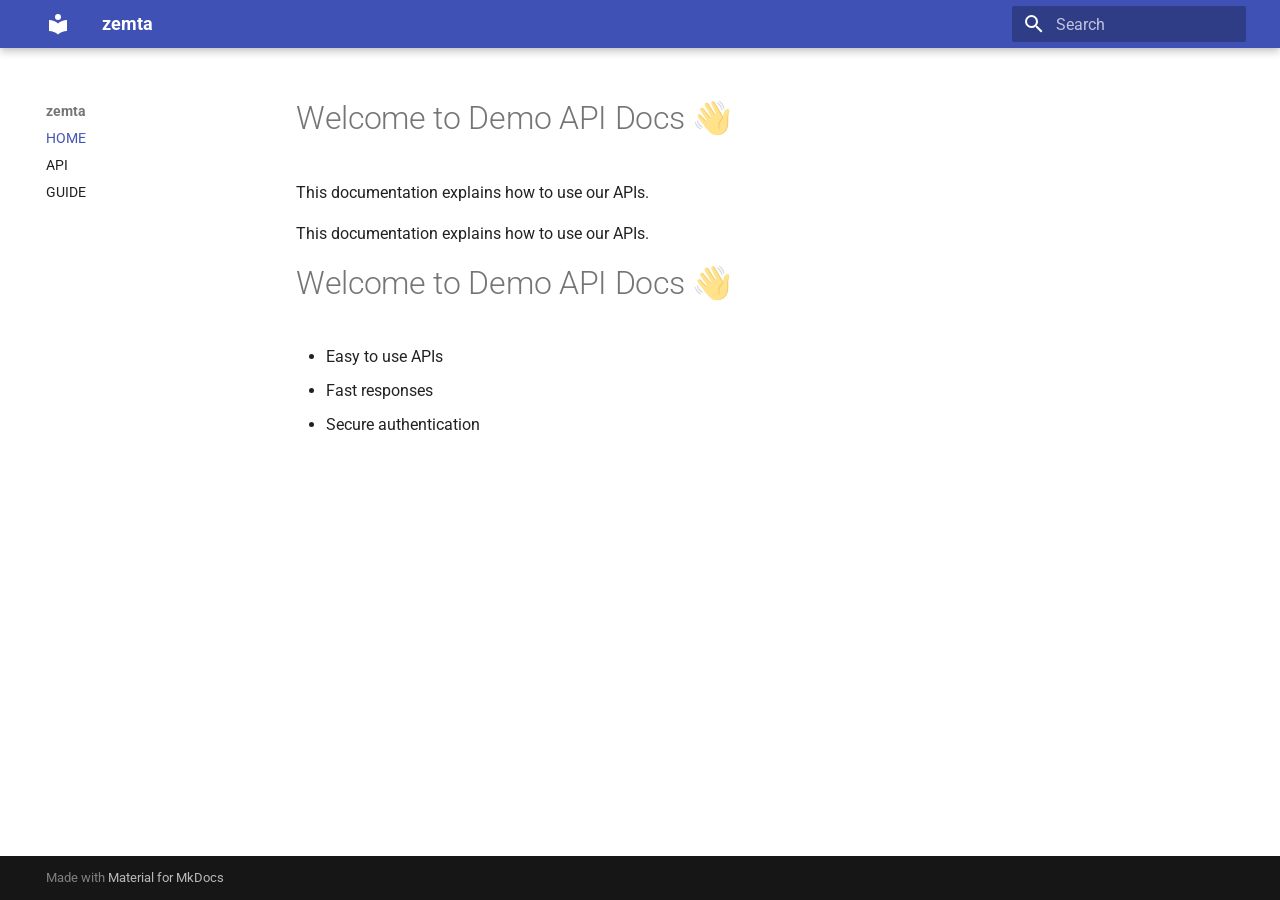
<file: site/index.html>
<!doctype html>
<html lang="en" class="no-js">
  <head>
    
      <meta charset="utf-8">
      <meta name="viewport" content="width=device-width,initial-scale=1">
      
      
      
      
      
        <link rel="next" href="api/">
      
      
        
      
      
      <link rel="icon" href="assets/images/favicon.png">
      <meta name="generator" content="mkdocs-1.6.1, mkdocs-material-9.7.6">
    
    
      
        <title>zemta</title>
      
    
    
      <link rel="stylesheet" href="assets/stylesheets/main.484c7ddc.min.css">
      
      


    
    
      
    
    
      
        
        
        <link rel="preconnect" href="https://fonts.gstatic.com" crossorigin>
        <link rel="stylesheet" href="https://fonts.googleapis.com/css?family=Roboto:300,300i,400,400i,700,700i%7CRoboto+Mono:400,400i,700,700i&display=fallback">
        <style>:root{--md-text-font:"Roboto";--md-code-font:"Roboto Mono"}</style>
      
    
    
    <script>__md_scope=new URL(".",location),__md_hash=e=>[...e].reduce(((e,_)=>(e<<5)-e+_.charCodeAt(0)),0),__md_get=(e,_=localStorage,t=__md_scope)=>JSON.parse(_.getItem(t.pathname+"."+e)),__md_set=(e,_,t=localStorage,a=__md_scope)=>{try{t.setItem(a.pathname+"."+e,JSON.stringify(_))}catch(e){}}</script>
    
      

    
    
  </head>
  
  
    <body dir="ltr">
  
    
    <input class="md-toggle" data-md-toggle="drawer" type="checkbox" id="__drawer" autocomplete="off">
    <input class="md-toggle" data-md-toggle="search" type="checkbox" id="__search" autocomplete="off">
    <label class="md-overlay" for="__drawer"></label>
    <div data-md-component="skip">
      
        
        <a href="#welcome-to-demo-api-docs" class="md-skip">
          Skip to content
        </a>
      
    </div>
    <div data-md-component="announce">
      
    </div>
    
    
      

  

<header class="md-header md-header--shadow" data-md-component="header">
  <nav class="md-header__inner md-grid" aria-label="Header">
    <a href="." title="zemta" class="md-header__button md-logo" aria-label="zemta" data-md-component="logo">
      
  
  <svg xmlns="http://www.w3.org/2000/svg" viewBox="0 0 24 24"><path d="M12 8a3 3 0 0 0 3-3 3 3 0 0 0-3-3 3 3 0 0 0-3 3 3 3 0 0 0 3 3m0 3.54C9.64 9.35 6.5 8 3 8v11c3.5 0 6.64 1.35 9 3.54 2.36-2.19 5.5-3.54 9-3.54V8c-3.5 0-6.64 1.35-9 3.54"/></svg>

    </a>
    <label class="md-header__button md-icon" for="__drawer">
      
      <svg xmlns="http://www.w3.org/2000/svg" viewBox="0 0 24 24"><path d="M3 6h18v2H3zm0 5h18v2H3zm0 5h18v2H3z"/></svg>
    </label>
    <div class="md-header__title" data-md-component="header-title">
      <div class="md-header__ellipsis">
        <div class="md-header__topic">
          <span class="md-ellipsis">
            zemta
          </span>
        </div>
        <div class="md-header__topic" data-md-component="header-topic">
          <span class="md-ellipsis">
            
              HOME
            
          </span>
        </div>
      </div>
    </div>
    
    
      <script>var palette=__md_get("__palette");if(palette&&palette.color){if("(prefers-color-scheme)"===palette.color.media){var media=matchMedia("(prefers-color-scheme: light)"),input=document.querySelector(media.matches?"[data-md-color-media='(prefers-color-scheme: light)']":"[data-md-color-media='(prefers-color-scheme: dark)']");palette.color.media=input.getAttribute("data-md-color-media"),palette.color.scheme=input.getAttribute("data-md-color-scheme"),palette.color.primary=input.getAttribute("data-md-color-primary"),palette.color.accent=input.getAttribute("data-md-color-accent")}for(var[key,value]of Object.entries(palette.color))document.body.setAttribute("data-md-color-"+key,value)}</script>
    
    
    
      
      
        <label class="md-header__button md-icon" for="__search">
          
          <svg xmlns="http://www.w3.org/2000/svg" viewBox="0 0 24 24"><path d="M9.5 3A6.5 6.5 0 0 1 16 9.5c0 1.61-.59 3.09-1.56 4.23l.27.27h.79l5 5-1.5 1.5-5-5v-.79l-.27-.27A6.52 6.52 0 0 1 9.5 16 6.5 6.5 0 0 1 3 9.5 6.5 6.5 0 0 1 9.5 3m0 2C7 5 5 7 5 9.5S7 14 9.5 14 14 12 14 9.5 12 5 9.5 5"/></svg>
        </label>
        <div class="md-search" data-md-component="search" role="dialog">
  <label class="md-search__overlay" for="__search"></label>
  <div class="md-search__inner" role="search">
    <form class="md-search__form" name="search">
      <input type="text" class="md-search__input" name="query" aria-label="Search" placeholder="Search" autocapitalize="off" autocorrect="off" autocomplete="off" spellcheck="false" data-md-component="search-query" required>
      <label class="md-search__icon md-icon" for="__search">
        
        <svg xmlns="http://www.w3.org/2000/svg" viewBox="0 0 24 24"><path d="M9.5 3A6.5 6.5 0 0 1 16 9.5c0 1.61-.59 3.09-1.56 4.23l.27.27h.79l5 5-1.5 1.5-5-5v-.79l-.27-.27A6.52 6.52 0 0 1 9.5 16 6.5 6.5 0 0 1 3 9.5 6.5 6.5 0 0 1 9.5 3m0 2C7 5 5 7 5 9.5S7 14 9.5 14 14 12 14 9.5 12 5 9.5 5"/></svg>
        
        <svg xmlns="http://www.w3.org/2000/svg" viewBox="0 0 24 24"><path d="M20 11v2H8l5.5 5.5-1.42 1.42L4.16 12l7.92-7.92L13.5 5.5 8 11z"/></svg>
      </label>
      <nav class="md-search__options" aria-label="Search">
        
        <button type="reset" class="md-search__icon md-icon" title="Clear" aria-label="Clear" tabindex="-1">
          
          <svg xmlns="http://www.w3.org/2000/svg" viewBox="0 0 24 24"><path d="M19 6.41 17.59 5 12 10.59 6.41 5 5 6.41 10.59 12 5 17.59 6.41 19 12 13.41 17.59 19 19 17.59 13.41 12z"/></svg>
        </button>
      </nav>
      
    </form>
    <div class="md-search__output">
      <div class="md-search__scrollwrap" tabindex="0" data-md-scrollfix>
        <div class="md-search-result" data-md-component="search-result">
          <div class="md-search-result__meta">
            Initializing search
          </div>
          <ol class="md-search-result__list" role="presentation"></ol>
        </div>
      </div>
    </div>
  </div>
</div>
      
    
    
  </nav>
  
</header>
    
    <div class="md-container" data-md-component="container">
      
      
        
          
        
      
      <main class="md-main" data-md-component="main">
        <div class="md-main__inner md-grid">
          
            
              
              <div class="md-sidebar md-sidebar--primary" data-md-component="sidebar" data-md-type="navigation" >
                <div class="md-sidebar__scrollwrap">
                  <div class="md-sidebar__inner">
                    



<nav class="md-nav md-nav--primary" aria-label="Navigation" data-md-level="0">
  <label class="md-nav__title" for="__drawer">
    <a href="." title="zemta" class="md-nav__button md-logo" aria-label="zemta" data-md-component="logo">
      
  
  <svg xmlns="http://www.w3.org/2000/svg" viewBox="0 0 24 24"><path d="M12 8a3 3 0 0 0 3-3 3 3 0 0 0-3-3 3 3 0 0 0-3 3 3 3 0 0 0 3 3m0 3.54C9.64 9.35 6.5 8 3 8v11c3.5 0 6.64 1.35 9 3.54 2.36-2.19 5.5-3.54 9-3.54V8c-3.5 0-6.64 1.35-9 3.54"/></svg>

    </a>
    zemta
  </label>
  
  <ul class="md-nav__list" data-md-scrollfix>
    
      
      
  
  
    
  
  
  
    <li class="md-nav__item md-nav__item--active">
      
      <input class="md-nav__toggle md-toggle" type="checkbox" id="__toc">
      
      
        
      
      
      <a href="." class="md-nav__link md-nav__link--active">
        
  
  
  <span class="md-ellipsis">
    
  
    HOME
  

    
  </span>
  
  

      </a>
      
    </li>
  

    
      
      
  
  
  
  
    <li class="md-nav__item">
      <a href="api/" class="md-nav__link">
        
  
  
  <span class="md-ellipsis">
    
  
    API
  

    
  </span>
  
  

      </a>
    </li>
  

    
      
      
  
  
  
  
    <li class="md-nav__item">
      <a href="auth/" class="md-nav__link">
        
  
  
  <span class="md-ellipsis">
    
  
    GUIDE
  

    
  </span>
  
  

      </a>
    </li>
  

    
  </ul>
</nav>
                  </div>
                </div>
              </div>
            
            
              
              <div class="md-sidebar md-sidebar--secondary" data-md-component="sidebar" data-md-type="toc" >
                <div class="md-sidebar__scrollwrap">
                  <div class="md-sidebar__inner">
                    

<nav class="md-nav md-nav--secondary" aria-label="Table of contents">
  
  
  
    
  
  
</nav>
                  </div>
                </div>
              </div>
            
          
          
            <div class="md-content" data-md-component="content">
              
              <article class="md-content__inner md-typeset">
                
                  



<h1 id="welcome-to-demo-api-docs">Welcome to Demo API Docs 👋</h1>
<p>This documentation explains how to use our APIs.</p>
<p>This documentation explains how to use our APIs.</p>
<h1 id="welcome-to-demo-api-docs_1">Welcome to Demo API Docs 👋</h1>
<ul>
<li>Easy to use APIs</li>
<li>Fast responses</li>
<li>Secure authentication</li>
</ul>












                
              </article>
            </div>
          
          
<script>var target=document.getElementById(location.hash.slice(1));target&&target.name&&(target.checked=target.name.startsWith("__tabbed_"))</script>
        </div>
        
      </main>
      
        <footer class="md-footer">
  
  <div class="md-footer-meta md-typeset">
    <div class="md-footer-meta__inner md-grid">
      <div class="md-copyright">
  
  
    Made with
    <a href="https://squidfunk.github.io/mkdocs-material/" target="_blank" rel="noopener">
      Material for MkDocs
    </a>
  
</div>
      
    </div>
  </div>
</footer>
      
    </div>
    <div class="md-dialog" data-md-component="dialog">
      <div class="md-dialog__inner md-typeset"></div>
    </div>
    
    
    
      
      
      <script id="__config" type="application/json">{"annotate": null, "base": ".", "features": [], "search": "assets/javascripts/workers/search.2c215733.min.js", "tags": null, "translations": {"clipboard.copied": "Copied to clipboard", "clipboard.copy": "Copy to clipboard", "search.result.more.one": "1 more on this page", "search.result.more.other": "# more on this page", "search.result.none": "No matching documents", "search.result.one": "1 matching document", "search.result.other": "# matching documents", "search.result.placeholder": "Type to start searching", "search.result.term.missing": "Missing", "select.version": "Select version"}, "version": null}</script>
    
    
      <script src="assets/javascripts/bundle.79ae519e.min.js"></script>
      
    
  </body>
</html>
</file>
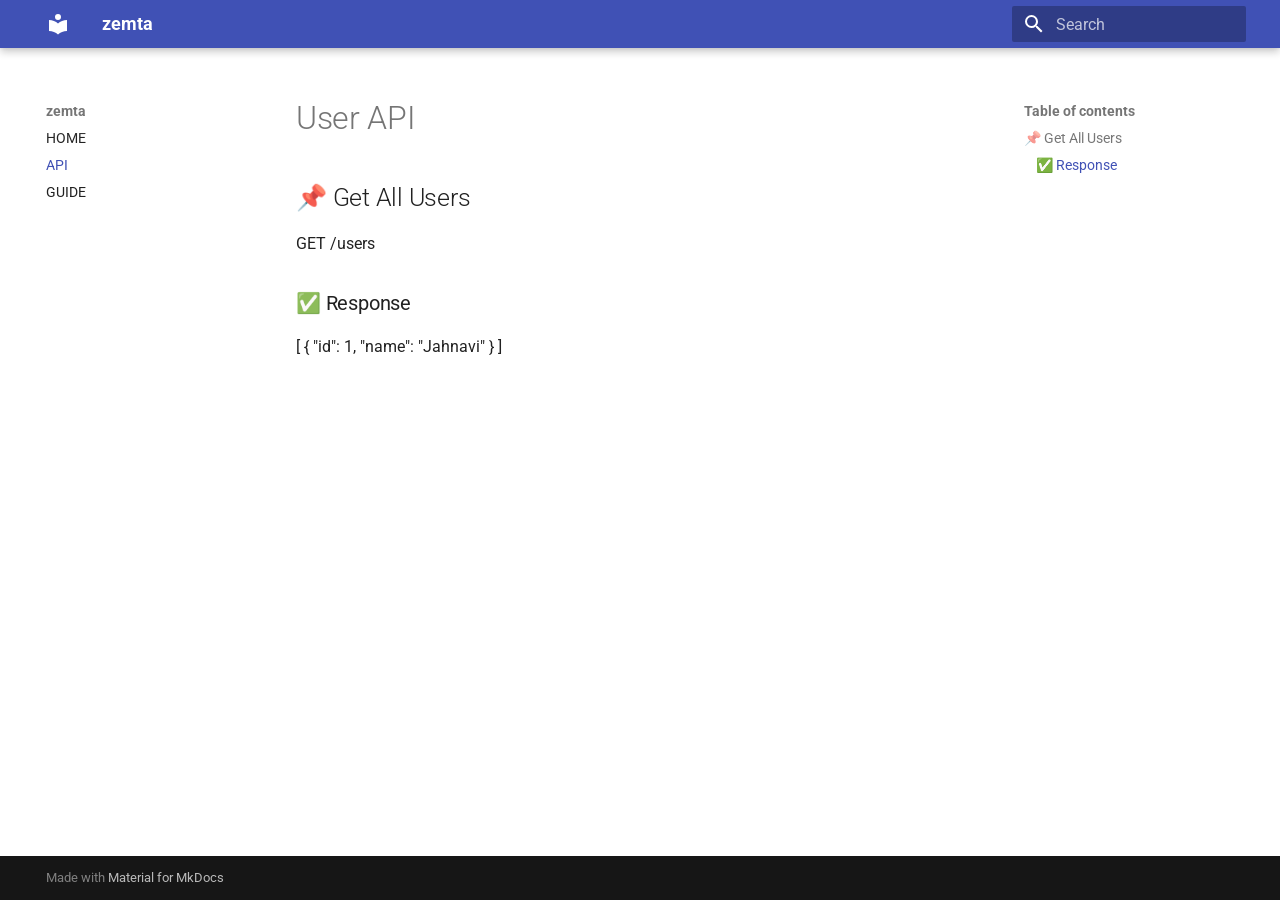
<file: site/api/index.html>
<!doctype html>
<html lang="en" class="no-js">
  <head>
    
      <meta charset="utf-8">
      <meta name="viewport" content="width=device-width,initial-scale=1">
      
      
      
      
        <link rel="prev" href="..">
      
      
        <link rel="next" href="../auth/">
      
      
        
      
      
      <link rel="icon" href="../assets/images/favicon.png">
      <meta name="generator" content="mkdocs-1.6.1, mkdocs-material-9.7.6">
    
    
      
        <title>API - zemta</title>
      
    
    
      <link rel="stylesheet" href="../assets/stylesheets/main.484c7ddc.min.css">
      
      


    
    
      
    
    
      
        
        
        <link rel="preconnect" href="https://fonts.gstatic.com" crossorigin>
        <link rel="stylesheet" href="https://fonts.googleapis.com/css?family=Roboto:300,300i,400,400i,700,700i%7CRoboto+Mono:400,400i,700,700i&display=fallback">
        <style>:root{--md-text-font:"Roboto";--md-code-font:"Roboto Mono"}</style>
      
    
    
    <script>__md_scope=new URL("..",location),__md_hash=e=>[...e].reduce(((e,_)=>(e<<5)-e+_.charCodeAt(0)),0),__md_get=(e,_=localStorage,t=__md_scope)=>JSON.parse(_.getItem(t.pathname+"."+e)),__md_set=(e,_,t=localStorage,a=__md_scope)=>{try{t.setItem(a.pathname+"."+e,JSON.stringify(_))}catch(e){}}</script>
    
      

    
    
  </head>
  
  
    <body dir="ltr">
  
    
    <input class="md-toggle" data-md-toggle="drawer" type="checkbox" id="__drawer" autocomplete="off">
    <input class="md-toggle" data-md-toggle="search" type="checkbox" id="__search" autocomplete="off">
    <label class="md-overlay" for="__drawer"></label>
    <div data-md-component="skip">
      
        
        <a href="#user-api" class="md-skip">
          Skip to content
        </a>
      
    </div>
    <div data-md-component="announce">
      
    </div>
    
    
      

  

<header class="md-header md-header--shadow" data-md-component="header">
  <nav class="md-header__inner md-grid" aria-label="Header">
    <a href=".." title="zemta" class="md-header__button md-logo" aria-label="zemta" data-md-component="logo">
      
  
  <svg xmlns="http://www.w3.org/2000/svg" viewBox="0 0 24 24"><path d="M12 8a3 3 0 0 0 3-3 3 3 0 0 0-3-3 3 3 0 0 0-3 3 3 3 0 0 0 3 3m0 3.54C9.64 9.35 6.5 8 3 8v11c3.5 0 6.64 1.35 9 3.54 2.36-2.19 5.5-3.54 9-3.54V8c-3.5 0-6.64 1.35-9 3.54"/></svg>

    </a>
    <label class="md-header__button md-icon" for="__drawer">
      
      <svg xmlns="http://www.w3.org/2000/svg" viewBox="0 0 24 24"><path d="M3 6h18v2H3zm0 5h18v2H3zm0 5h18v2H3z"/></svg>
    </label>
    <div class="md-header__title" data-md-component="header-title">
      <div class="md-header__ellipsis">
        <div class="md-header__topic">
          <span class="md-ellipsis">
            zemta
          </span>
        </div>
        <div class="md-header__topic" data-md-component="header-topic">
          <span class="md-ellipsis">
            
              API
            
          </span>
        </div>
      </div>
    </div>
    
    
      <script>var palette=__md_get("__palette");if(palette&&palette.color){if("(prefers-color-scheme)"===palette.color.media){var media=matchMedia("(prefers-color-scheme: light)"),input=document.querySelector(media.matches?"[data-md-color-media='(prefers-color-scheme: light)']":"[data-md-color-media='(prefers-color-scheme: dark)']");palette.color.media=input.getAttribute("data-md-color-media"),palette.color.scheme=input.getAttribute("data-md-color-scheme"),palette.color.primary=input.getAttribute("data-md-color-primary"),palette.color.accent=input.getAttribute("data-md-color-accent")}for(var[key,value]of Object.entries(palette.color))document.body.setAttribute("data-md-color-"+key,value)}</script>
    
    
    
      
      
        <label class="md-header__button md-icon" for="__search">
          
          <svg xmlns="http://www.w3.org/2000/svg" viewBox="0 0 24 24"><path d="M9.5 3A6.5 6.5 0 0 1 16 9.5c0 1.61-.59 3.09-1.56 4.23l.27.27h.79l5 5-1.5 1.5-5-5v-.79l-.27-.27A6.52 6.52 0 0 1 9.5 16 6.5 6.5 0 0 1 3 9.5 6.5 6.5 0 0 1 9.5 3m0 2C7 5 5 7 5 9.5S7 14 9.5 14 14 12 14 9.5 12 5 9.5 5"/></svg>
        </label>
        <div class="md-search" data-md-component="search" role="dialog">
  <label class="md-search__overlay" for="__search"></label>
  <div class="md-search__inner" role="search">
    <form class="md-search__form" name="search">
      <input type="text" class="md-search__input" name="query" aria-label="Search" placeholder="Search" autocapitalize="off" autocorrect="off" autocomplete="off" spellcheck="false" data-md-component="search-query" required>
      <label class="md-search__icon md-icon" for="__search">
        
        <svg xmlns="http://www.w3.org/2000/svg" viewBox="0 0 24 24"><path d="M9.5 3A6.5 6.5 0 0 1 16 9.5c0 1.61-.59 3.09-1.56 4.23l.27.27h.79l5 5-1.5 1.5-5-5v-.79l-.27-.27A6.52 6.52 0 0 1 9.5 16 6.5 6.5 0 0 1 3 9.5 6.5 6.5 0 0 1 9.5 3m0 2C7 5 5 7 5 9.5S7 14 9.5 14 14 12 14 9.5 12 5 9.5 5"/></svg>
        
        <svg xmlns="http://www.w3.org/2000/svg" viewBox="0 0 24 24"><path d="M20 11v2H8l5.5 5.5-1.42 1.42L4.16 12l7.92-7.92L13.5 5.5 8 11z"/></svg>
      </label>
      <nav class="md-search__options" aria-label="Search">
        
        <button type="reset" class="md-search__icon md-icon" title="Clear" aria-label="Clear" tabindex="-1">
          
          <svg xmlns="http://www.w3.org/2000/svg" viewBox="0 0 24 24"><path d="M19 6.41 17.59 5 12 10.59 6.41 5 5 6.41 10.59 12 5 17.59 6.41 19 12 13.41 17.59 19 19 17.59 13.41 12z"/></svg>
        </button>
      </nav>
      
    </form>
    <div class="md-search__output">
      <div class="md-search__scrollwrap" tabindex="0" data-md-scrollfix>
        <div class="md-search-result" data-md-component="search-result">
          <div class="md-search-result__meta">
            Initializing search
          </div>
          <ol class="md-search-result__list" role="presentation"></ol>
        </div>
      </div>
    </div>
  </div>
</div>
      
    
    
  </nav>
  
</header>
    
    <div class="md-container" data-md-component="container">
      
      
        
          
        
      
      <main class="md-main" data-md-component="main">
        <div class="md-main__inner md-grid">
          
            
              
              <div class="md-sidebar md-sidebar--primary" data-md-component="sidebar" data-md-type="navigation" >
                <div class="md-sidebar__scrollwrap">
                  <div class="md-sidebar__inner">
                    



<nav class="md-nav md-nav--primary" aria-label="Navigation" data-md-level="0">
  <label class="md-nav__title" for="__drawer">
    <a href=".." title="zemta" class="md-nav__button md-logo" aria-label="zemta" data-md-component="logo">
      
  
  <svg xmlns="http://www.w3.org/2000/svg" viewBox="0 0 24 24"><path d="M12 8a3 3 0 0 0 3-3 3 3 0 0 0-3-3 3 3 0 0 0-3 3 3 3 0 0 0 3 3m0 3.54C9.64 9.35 6.5 8 3 8v11c3.5 0 6.64 1.35 9 3.54 2.36-2.19 5.5-3.54 9-3.54V8c-3.5 0-6.64 1.35-9 3.54"/></svg>

    </a>
    zemta
  </label>
  
  <ul class="md-nav__list" data-md-scrollfix>
    
      
      
  
  
  
  
    <li class="md-nav__item">
      <a href=".." class="md-nav__link">
        
  
  
  <span class="md-ellipsis">
    
  
    HOME
  

    
  </span>
  
  

      </a>
    </li>
  

    
      
      
  
  
    
  
  
  
    <li class="md-nav__item md-nav__item--active">
      
      <input class="md-nav__toggle md-toggle" type="checkbox" id="__toc">
      
      
        
      
      
        <label class="md-nav__link md-nav__link--active" for="__toc">
          
  
  
  <span class="md-ellipsis">
    
  
    API
  

    
  </span>
  
  

          <span class="md-nav__icon md-icon"></span>
        </label>
      
      <a href="./" class="md-nav__link md-nav__link--active">
        
  
  
  <span class="md-ellipsis">
    
  
    API
  

    
  </span>
  
  

      </a>
      
        

<nav class="md-nav md-nav--secondary" aria-label="Table of contents">
  
  
  
    
  
  
    <label class="md-nav__title" for="__toc">
      <span class="md-nav__icon md-icon"></span>
      Table of contents
    </label>
    <ul class="md-nav__list" data-md-component="toc" data-md-scrollfix>
      
        <li class="md-nav__item">
  <a href="#get-all-users" class="md-nav__link">
    <span class="md-ellipsis">
      
        📌 Get All Users
      
    </span>
  </a>
  
    <nav class="md-nav" aria-label="📌 Get All Users">
      <ul class="md-nav__list">
        
          <li class="md-nav__item">
  <a href="#response" class="md-nav__link">
    <span class="md-ellipsis">
      
        ✅ Response
      
    </span>
  </a>
  
</li>
        
      </ul>
    </nav>
  
</li>
      
    </ul>
  
</nav>
      
    </li>
  

    
      
      
  
  
  
  
    <li class="md-nav__item">
      <a href="../auth/" class="md-nav__link">
        
  
  
  <span class="md-ellipsis">
    
  
    GUIDE
  

    
  </span>
  
  

      </a>
    </li>
  

    
  </ul>
</nav>
                  </div>
                </div>
              </div>
            
            
              
              <div class="md-sidebar md-sidebar--secondary" data-md-component="sidebar" data-md-type="toc" >
                <div class="md-sidebar__scrollwrap">
                  <div class="md-sidebar__inner">
                    

<nav class="md-nav md-nav--secondary" aria-label="Table of contents">
  
  
  
    
  
  
    <label class="md-nav__title" for="__toc">
      <span class="md-nav__icon md-icon"></span>
      Table of contents
    </label>
    <ul class="md-nav__list" data-md-component="toc" data-md-scrollfix>
      
        <li class="md-nav__item">
  <a href="#get-all-users" class="md-nav__link">
    <span class="md-ellipsis">
      
        📌 Get All Users
      
    </span>
  </a>
  
    <nav class="md-nav" aria-label="📌 Get All Users">
      <ul class="md-nav__list">
        
          <li class="md-nav__item">
  <a href="#response" class="md-nav__link">
    <span class="md-ellipsis">
      
        ✅ Response
      
    </span>
  </a>
  
</li>
        
      </ul>
    </nav>
  
</li>
      
    </ul>
  
</nav>
                  </div>
                </div>
              </div>
            
          
          
            <div class="md-content" data-md-component="content">
              
              <article class="md-content__inner md-typeset">
                
                  



<h1 id="user-api">User API</h1>
<h2 id="get-all-users">📌 Get All Users</h2>
<p>GET /users</p>
<h3 id="response">✅ Response</h3>
<p>[
  {
    "id": 1,
    "name": "Jahnavi"
  }
]</p>












                
              </article>
            </div>
          
          
<script>var target=document.getElementById(location.hash.slice(1));target&&target.name&&(target.checked=target.name.startsWith("__tabbed_"))</script>
        </div>
        
      </main>
      
        <footer class="md-footer">
  
  <div class="md-footer-meta md-typeset">
    <div class="md-footer-meta__inner md-grid">
      <div class="md-copyright">
  
  
    Made with
    <a href="https://squidfunk.github.io/mkdocs-material/" target="_blank" rel="noopener">
      Material for MkDocs
    </a>
  
</div>
      
    </div>
  </div>
</footer>
      
    </div>
    <div class="md-dialog" data-md-component="dialog">
      <div class="md-dialog__inner md-typeset"></div>
    </div>
    
    
    
      
      
      <script id="__config" type="application/json">{"annotate": null, "base": "..", "features": [], "search": "../assets/javascripts/workers/search.2c215733.min.js", "tags": null, "translations": {"clipboard.copied": "Copied to clipboard", "clipboard.copy": "Copy to clipboard", "search.result.more.one": "1 more on this page", "search.result.more.other": "# more on this page", "search.result.none": "No matching documents", "search.result.one": "1 matching document", "search.result.other": "# matching documents", "search.result.placeholder": "Type to start searching", "search.result.term.missing": "Missing", "select.version": "Select version"}, "version": null}</script>
    
    
      <script src="../assets/javascripts/bundle.79ae519e.min.js"></script>
      
    
  </body>
</html>
</file>
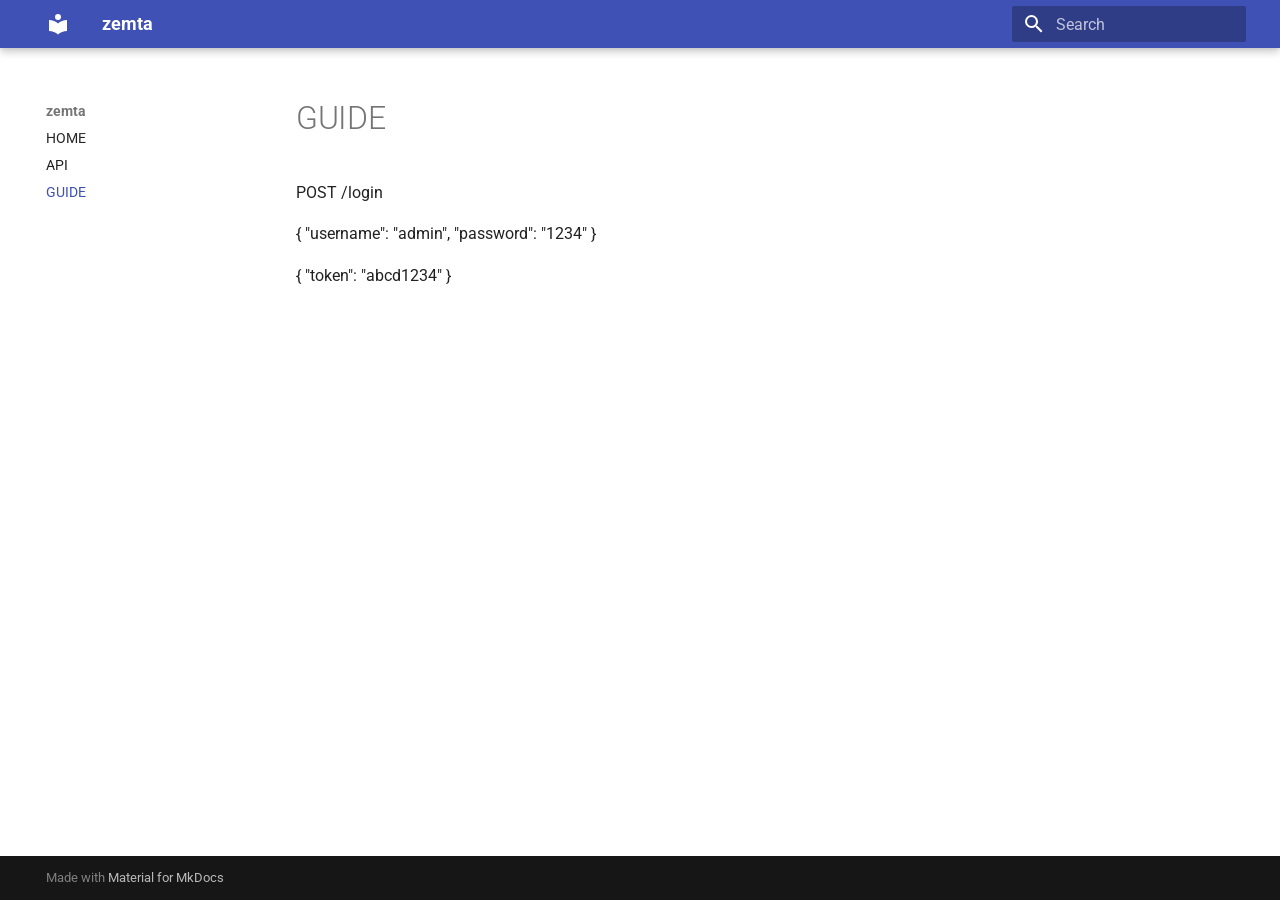
<file: site/auth/index.html>
<!doctype html>
<html lang="en" class="no-js">
  <head>
    
      <meta charset="utf-8">
      <meta name="viewport" content="width=device-width,initial-scale=1">
      
      
      
      
        <link rel="prev" href="../api/">
      
      
      
        
      
      
      <link rel="icon" href="../assets/images/favicon.png">
      <meta name="generator" content="mkdocs-1.6.1, mkdocs-material-9.7.6">
    
    
      
        <title>GUIDE - zemta</title>
      
    
    
      <link rel="stylesheet" href="../assets/stylesheets/main.484c7ddc.min.css">
      
      


    
    
      
    
    
      
        
        
        <link rel="preconnect" href="https://fonts.gstatic.com" crossorigin>
        <link rel="stylesheet" href="https://fonts.googleapis.com/css?family=Roboto:300,300i,400,400i,700,700i%7CRoboto+Mono:400,400i,700,700i&display=fallback">
        <style>:root{--md-text-font:"Roboto";--md-code-font:"Roboto Mono"}</style>
      
    
    
    <script>__md_scope=new URL("..",location),__md_hash=e=>[...e].reduce(((e,_)=>(e<<5)-e+_.charCodeAt(0)),0),__md_get=(e,_=localStorage,t=__md_scope)=>JSON.parse(_.getItem(t.pathname+"."+e)),__md_set=(e,_,t=localStorage,a=__md_scope)=>{try{t.setItem(a.pathname+"."+e,JSON.stringify(_))}catch(e){}}</script>
    
      

    
    
  </head>
  
  
    <body dir="ltr">
  
    
    <input class="md-toggle" data-md-toggle="drawer" type="checkbox" id="__drawer" autocomplete="off">
    <input class="md-toggle" data-md-toggle="search" type="checkbox" id="__search" autocomplete="off">
    <label class="md-overlay" for="__drawer"></label>
    <div data-md-component="skip">
      
    </div>
    <div data-md-component="announce">
      
    </div>
    
    
      

  

<header class="md-header md-header--shadow" data-md-component="header">
  <nav class="md-header__inner md-grid" aria-label="Header">
    <a href=".." title="zemta" class="md-header__button md-logo" aria-label="zemta" data-md-component="logo">
      
  
  <svg xmlns="http://www.w3.org/2000/svg" viewBox="0 0 24 24"><path d="M12 8a3 3 0 0 0 3-3 3 3 0 0 0-3-3 3 3 0 0 0-3 3 3 3 0 0 0 3 3m0 3.54C9.64 9.35 6.5 8 3 8v11c3.5 0 6.64 1.35 9 3.54 2.36-2.19 5.5-3.54 9-3.54V8c-3.5 0-6.64 1.35-9 3.54"/></svg>

    </a>
    <label class="md-header__button md-icon" for="__drawer">
      
      <svg xmlns="http://www.w3.org/2000/svg" viewBox="0 0 24 24"><path d="M3 6h18v2H3zm0 5h18v2H3zm0 5h18v2H3z"/></svg>
    </label>
    <div class="md-header__title" data-md-component="header-title">
      <div class="md-header__ellipsis">
        <div class="md-header__topic">
          <span class="md-ellipsis">
            zemta
          </span>
        </div>
        <div class="md-header__topic" data-md-component="header-topic">
          <span class="md-ellipsis">
            
              GUIDE
            
          </span>
        </div>
      </div>
    </div>
    
    
      <script>var palette=__md_get("__palette");if(palette&&palette.color){if("(prefers-color-scheme)"===palette.color.media){var media=matchMedia("(prefers-color-scheme: light)"),input=document.querySelector(media.matches?"[data-md-color-media='(prefers-color-scheme: light)']":"[data-md-color-media='(prefers-color-scheme: dark)']");palette.color.media=input.getAttribute("data-md-color-media"),palette.color.scheme=input.getAttribute("data-md-color-scheme"),palette.color.primary=input.getAttribute("data-md-color-primary"),palette.color.accent=input.getAttribute("data-md-color-accent")}for(var[key,value]of Object.entries(palette.color))document.body.setAttribute("data-md-color-"+key,value)}</script>
    
    
    
      
      
        <label class="md-header__button md-icon" for="__search">
          
          <svg xmlns="http://www.w3.org/2000/svg" viewBox="0 0 24 24"><path d="M9.5 3A6.5 6.5 0 0 1 16 9.5c0 1.61-.59 3.09-1.56 4.23l.27.27h.79l5 5-1.5 1.5-5-5v-.79l-.27-.27A6.52 6.52 0 0 1 9.5 16 6.5 6.5 0 0 1 3 9.5 6.5 6.5 0 0 1 9.5 3m0 2C7 5 5 7 5 9.5S7 14 9.5 14 14 12 14 9.5 12 5 9.5 5"/></svg>
        </label>
        <div class="md-search" data-md-component="search" role="dialog">
  <label class="md-search__overlay" for="__search"></label>
  <div class="md-search__inner" role="search">
    <form class="md-search__form" name="search">
      <input type="text" class="md-search__input" name="query" aria-label="Search" placeholder="Search" autocapitalize="off" autocorrect="off" autocomplete="off" spellcheck="false" data-md-component="search-query" required>
      <label class="md-search__icon md-icon" for="__search">
        
        <svg xmlns="http://www.w3.org/2000/svg" viewBox="0 0 24 24"><path d="M9.5 3A6.5 6.5 0 0 1 16 9.5c0 1.61-.59 3.09-1.56 4.23l.27.27h.79l5 5-1.5 1.5-5-5v-.79l-.27-.27A6.52 6.52 0 0 1 9.5 16 6.5 6.5 0 0 1 3 9.5 6.5 6.5 0 0 1 9.5 3m0 2C7 5 5 7 5 9.5S7 14 9.5 14 14 12 14 9.5 12 5 9.5 5"/></svg>
        
        <svg xmlns="http://www.w3.org/2000/svg" viewBox="0 0 24 24"><path d="M20 11v2H8l5.5 5.5-1.42 1.42L4.16 12l7.92-7.92L13.5 5.5 8 11z"/></svg>
      </label>
      <nav class="md-search__options" aria-label="Search">
        
        <button type="reset" class="md-search__icon md-icon" title="Clear" aria-label="Clear" tabindex="-1">
          
          <svg xmlns="http://www.w3.org/2000/svg" viewBox="0 0 24 24"><path d="M19 6.41 17.59 5 12 10.59 6.41 5 5 6.41 10.59 12 5 17.59 6.41 19 12 13.41 17.59 19 19 17.59 13.41 12z"/></svg>
        </button>
      </nav>
      
    </form>
    <div class="md-search__output">
      <div class="md-search__scrollwrap" tabindex="0" data-md-scrollfix>
        <div class="md-search-result" data-md-component="search-result">
          <div class="md-search-result__meta">
            Initializing search
          </div>
          <ol class="md-search-result__list" role="presentation"></ol>
        </div>
      </div>
    </div>
  </div>
</div>
      
    
    
  </nav>
  
</header>
    
    <div class="md-container" data-md-component="container">
      
      
        
          
        
      
      <main class="md-main" data-md-component="main">
        <div class="md-main__inner md-grid">
          
            
              
              <div class="md-sidebar md-sidebar--primary" data-md-component="sidebar" data-md-type="navigation" >
                <div class="md-sidebar__scrollwrap">
                  <div class="md-sidebar__inner">
                    



<nav class="md-nav md-nav--primary" aria-label="Navigation" data-md-level="0">
  <label class="md-nav__title" for="__drawer">
    <a href=".." title="zemta" class="md-nav__button md-logo" aria-label="zemta" data-md-component="logo">
      
  
  <svg xmlns="http://www.w3.org/2000/svg" viewBox="0 0 24 24"><path d="M12 8a3 3 0 0 0 3-3 3 3 0 0 0-3-3 3 3 0 0 0-3 3 3 3 0 0 0 3 3m0 3.54C9.64 9.35 6.5 8 3 8v11c3.5 0 6.64 1.35 9 3.54 2.36-2.19 5.5-3.54 9-3.54V8c-3.5 0-6.64 1.35-9 3.54"/></svg>

    </a>
    zemta
  </label>
  
  <ul class="md-nav__list" data-md-scrollfix>
    
      
      
  
  
  
  
    <li class="md-nav__item">
      <a href=".." class="md-nav__link">
        
  
  
  <span class="md-ellipsis">
    
  
    HOME
  

    
  </span>
  
  

      </a>
    </li>
  

    
      
      
  
  
  
  
    <li class="md-nav__item">
      <a href="../api/" class="md-nav__link">
        
  
  
  <span class="md-ellipsis">
    
  
    API
  

    
  </span>
  
  

      </a>
    </li>
  

    
      
      
  
  
    
  
  
  
    <li class="md-nav__item md-nav__item--active">
      
      <input class="md-nav__toggle md-toggle" type="checkbox" id="__toc">
      
      
      
      <a href="./" class="md-nav__link md-nav__link--active">
        
  
  
  <span class="md-ellipsis">
    
  
    GUIDE
  

    
  </span>
  
  

      </a>
      
    </li>
  

    
  </ul>
</nav>
                  </div>
                </div>
              </div>
            
            
              
              <div class="md-sidebar md-sidebar--secondary" data-md-component="sidebar" data-md-type="toc" >
                <div class="md-sidebar__scrollwrap">
                  <div class="md-sidebar__inner">
                    

<nav class="md-nav md-nav--secondary" aria-label="Table of contents">
  
  
  
  
</nav>
                  </div>
                </div>
              </div>
            
          
          
            <div class="md-content" data-md-component="content">
              
              <article class="md-content__inner md-typeset">
                
                  



  <h1>GUIDE</h1>

<p>POST /login</p>
<p>{
  "username": "admin",
  "password": "1234"
}</p>
<p>{
  "token": "abcd1234"
}</p>












                
              </article>
            </div>
          
          
<script>var target=document.getElementById(location.hash.slice(1));target&&target.name&&(target.checked=target.name.startsWith("__tabbed_"))</script>
        </div>
        
      </main>
      
        <footer class="md-footer">
  
  <div class="md-footer-meta md-typeset">
    <div class="md-footer-meta__inner md-grid">
      <div class="md-copyright">
  
  
    Made with
    <a href="https://squidfunk.github.io/mkdocs-material/" target="_blank" rel="noopener">
      Material for MkDocs
    </a>
  
</div>
      
    </div>
  </div>
</footer>
      
    </div>
    <div class="md-dialog" data-md-component="dialog">
      <div class="md-dialog__inner md-typeset"></div>
    </div>
    
    
    
      
      
      <script id="__config" type="application/json">{"annotate": null, "base": "..", "features": [], "search": "../assets/javascripts/workers/search.2c215733.min.js", "tags": null, "translations": {"clipboard.copied": "Copied to clipboard", "clipboard.copy": "Copy to clipboard", "search.result.more.one": "1 more on this page", "search.result.more.other": "# more on this page", "search.result.none": "No matching documents", "search.result.one": "1 matching document", "search.result.other": "# matching documents", "search.result.placeholder": "Type to start searching", "search.result.term.missing": "Missing", "select.version": "Select version"}, "version": null}</script>
    
    
      <script src="../assets/javascripts/bundle.79ae519e.min.js"></script>
      
    
  </body>
</html>
</file>
<file: site/assets/stylesheets/main.484c7ddc.min.css>
@charset "UTF-8";html{-webkit-text-size-adjust:none;-moz-text-size-adjust:none;text-size-adjust:none;box-sizing:border-box}*,:after,:before{box-sizing:inherit}@media (prefers-reduced-motion){*,:after,:before{transition:none!important}}body{margin:0}a,button,input,label{-webkit-tap-highlight-color:transparent}a{color:inherit;text-decoration:none}hr{border:0;box-sizing:initial;display:block;height:.05rem;overflow:visible;padding:0}small{font-size:80%}sub,sup{line-height:1em}img{border-style:none}table{border-collapse:initial;border-spacing:0}td,th{font-weight:400;vertical-align:top}button{background:#0000;border:0;font-family:inherit;font-size:inherit;margin:0;padding:0}input{border:0;outline:none}:root{--md-primary-fg-color:#4051b5;--md-primary-fg-color--light:#5d6cc0;--md-primary-fg-color--dark:#303fa1;--md-primary-bg-color:#fff;--md-primary-bg-color--light:#ffffffb3;--md-accent-fg-color:#526cfe;--md-accent-fg-color--transparent:#526cfe1a;--md-accent-bg-color:#fff;--md-accent-bg-color--light:#ffffffb3}[data-md-color-scheme=default]{color-scheme:light}[data-md-color-scheme=default] img[src$="#gh-dark-mode-only"],[data-md-color-scheme=default] img[src$="#only-dark"]{display:none}:root,[data-md-color-scheme=default]{--md-hue:225deg;--md-default-fg-color:#000000de;--md-default-fg-color--light:#0000008a;--md-default-fg-color--lighter:#00000052;--md-default-fg-color--lightest:#00000012;--md-default-bg-color:#fff;--md-default-bg-color--light:#ffffffb3;--md-default-bg-color--lighter:#ffffff4d;--md-default-bg-color--lightest:#ffffff1f;--md-code-fg-color:#36464e;--md-code-bg-color:#f5f5f5;--md-code-bg-color--light:#f5f5f5b3;--md-code-bg-color--lighter:#f5f5f54d;--md-code-hl-color:#4287ff;--md-code-hl-color--light:#4287ff1a;--md-code-hl-number-color:#d52a2a;--md-code-hl-special-color:#db1457;--md-code-hl-function-color:#a846b9;--md-code-hl-constant-color:#6e59d9;--md-code-hl-keyword-color:#3f6ec6;--md-code-hl-string-color:#1c7d4d;--md-code-hl-name-color:var(--md-code-fg-color);--md-code-hl-operator-color:var(--md-default-fg-color--light);--md-code-hl-punctuation-color:var(--md-default-fg-color--light);--md-code-hl-comment-color:var(--md-default-fg-color--light);--md-code-hl-generic-color:var(--md-default-fg-color--light);--md-code-hl-variable-color:var(--md-default-fg-color--light);--md-typeset-color:var(--md-default-fg-color);--md-typeset-a-color:var(--md-primary-fg-color);--md-typeset-del-color:#f5503d26;--md-typeset-ins-color:#0bd57026;--md-typeset-kbd-color:#fafafa;--md-typeset-kbd-accent-color:#fff;--md-typeset-kbd-border-color:#b8b8b8;--md-typeset-mark-color:#ffff0080;--md-typeset-table-color:#0000001f;--md-typeset-table-color--light:rgba(0,0,0,.035);--md-admonition-fg-color:var(--md-default-fg-color);--md-admonition-bg-color:var(--md-default-bg-color);--md-warning-fg-color:#000000de;--md-warning-bg-color:#ff9;--md-footer-fg-color:#fff;--md-footer-fg-color--light:#ffffffb3;--md-footer-fg-color--lighter:#ffffff73;--md-footer-bg-color:#000000de;--md-footer-bg-color--dark:#00000052;--md-shadow-z1:0 0.2rem 0.5rem #0000000d,0 0 0.05rem #0000001a;--md-shadow-z2:0 0.2rem 0.5rem #0000001a,0 0 0.05rem #00000040;--md-shadow-z3:0 0.2rem 0.5rem #0003,0 0 0.05rem #00000059}.md-icon svg{fill:currentcolor;display:block;height:1.2rem;width:1.2rem}body{-webkit-font-smoothing:antialiased;-moz-osx-font-smoothing:grayscale;--md-text-font-family:var(--md-text-font,_),-apple-system,BlinkMacSystemFont,Helvetica,Arial,sans-serif;--md-code-font-family:var(--md-code-font,_),SFMono-Regular,Consolas,Menlo,monospace}aside,body,input{font-feature-settings:"kern","liga";color:var(--md-typeset-color);font-family:var(--md-text-font-family)}code,kbd,pre{font-feature-settings:"kern";font-family:var(--md-code-font-family)}:root{--md-typeset-table-sort-icon:url('data:image/svg+xml;charset=utf-8,<svg xmlns="http://www.w3.org/2000/svg" viewBox="0 0 24 24"><path d="m18 21-4-4h3V7h-3l4-4 4 4h-3v10h3M2 19v-2h10v2M2 13v-2h7v2M2 7V5h4v2z"/></svg>');--md-typeset-table-sort-icon--asc:url('data:image/svg+xml;charset=utf-8,<svg xmlns="http://www.w3.org/2000/svg" viewBox="0 0 24 24"><path d="M19 17h3l-4 4-4-4h3V3h2M2 17h10v2H2M6 5v2H2V5m0 6h7v2H2z"/></svg>');--md-typeset-table-sort-icon--desc:url('data:image/svg+xml;charset=utf-8,<svg xmlns="http://www.w3.org/2000/svg" viewBox="0 0 24 24"><path d="M19 7h3l-4-4-4 4h3v14h2M2 17h10v2H2M6 5v2H2V5m0 6h7v2H2z"/></svg>')}.md-typeset{-webkit-print-color-adjust:exact;color-adjust:exact;font-size:.8rem;line-height:1.6;overflow-wrap:break-word}@media print{.md-typeset{font-size:.68rem}}.md-typeset blockquote,.md-typeset dl,.md-typeset figure,.md-typeset ol,.md-typeset pre,.md-typeset ul{margin-bottom:1em;margin-top:1em}.md-typeset h1{color:var(--md-default-fg-color--light);font-size:2em;line-height:1.3;margin:0 0 1.25em}.md-typeset h1,.md-typeset h2{font-weight:300;letter-spacing:-.01em}.md-typeset h2{font-size:1.5625em;line-height:1.4;margin:1.6em 0 .64em}.md-typeset h3{font-size:1.25em;font-weight:400;letter-spacing:-.01em;line-height:1.5;margin:1.6em 0 .8em}.md-typeset h2+h3{margin-top:.8em}.md-typeset h4{font-weight:700;letter-spacing:-.01em;margin:1em 0}.md-typeset h5,.md-typeset h6{color:var(--md-default-fg-color--light);font-size:.8em;font-weight:700;letter-spacing:-.01em;margin:1.25em 0}.md-typeset h5{text-transform:uppercase}.md-typeset h5 code{text-transform:none}.md-typeset hr{border-bottom:.05rem solid var(--md-default-fg-color--lightest);display:flow-root;margin:1.5em 0}.md-typeset a{color:var(--md-typeset-a-color);word-break:break-word}.md-typeset a,.md-typeset a:before{transition:color 125ms}.md-typeset a:focus,.md-typeset a:hover{color:var(--md-accent-fg-color)}.md-typeset a:focus code,.md-typeset a:hover code{background-color:var(--md-accent-fg-color--transparent);color:var(--md-accent-fg-color)}.md-typeset a code{color:var(--md-typeset-a-color)}.md-typeset a.focus-visible{outline-color:var(--md-accent-fg-color);outline-offset:.2rem}.md-typeset code,.md-typeset kbd,.md-typeset pre{color:var(--md-code-fg-color);direction:ltr;font-variant-ligatures:none;transition:background-color 125ms}@media print{.md-typeset code,.md-typeset kbd,.md-typeset pre{white-space:pre-wrap}}.md-typeset code{background-color:var(--md-code-bg-color);border-radius:.1rem;-webkit-box-decoration-break:clone;box-decoration-break:clone;font-size:.85em;padding:0 .2941176471em;transition:color 125ms,background-color 125ms;word-break:break-word}.md-typeset code:not(.focus-visible){-webkit-tap-highlight-color:transparent;outline:none}.md-typeset pre{display:flow-root;line-height:1.4;position:relative}.md-typeset pre>code{-webkit-box-decoration-break:slice;box-decoration-break:slice;box-shadow:none;display:block;margin:0;outline-color:var(--md-accent-fg-color);overflow:auto;padding:.7720588235em 1.1764705882em;scrollbar-color:var(--md-default-fg-color--lighter) #0000;scrollbar-width:thin;touch-action:auto;word-break:normal}.md-typeset pre>code:hover{scrollbar-color:var(--md-accent-fg-color) #0000}.md-typeset pre>code::-webkit-scrollbar{height:.2rem;width:.2rem}.md-typeset pre>code::-webkit-scrollbar-thumb{background-color:var(--md-default-fg-color--lighter)}.md-typeset pre>code::-webkit-scrollbar-thumb:hover{background-color:var(--md-accent-fg-color)}.md-typeset kbd{background-color:var(--md-typeset-kbd-color);border-radius:.1rem;box-shadow:0 .1rem 0 .05rem var(--md-typeset-kbd-border-color),0 .1rem 0 var(--md-typeset-kbd-border-color),0 -.1rem .2rem var(--md-typeset-kbd-accent-color) inset;color:var(--md-default-fg-color);display:inline-block;font-size:.75em;padding:0 .6666666667em;vertical-align:text-top;word-break:break-word}.md-typeset mark{background-color:var(--md-typeset-mark-color);-webkit-box-decoration-break:clone;box-decoration-break:clone;color:inherit;word-break:break-word}.md-typeset abbr{cursor:help;text-decoration:none}.md-typeset [data-preview],.md-typeset abbr{border-bottom:.05rem dotted var(--md-default-fg-color--light)}.md-typeset small{opacity:.75}[dir=ltr] .md-typeset sub,[dir=ltr] .md-typeset sup{margin-left:.078125em}[dir=rtl] .md-typeset sub,[dir=rtl] .md-typeset sup{margin-right:.078125em}[dir=ltr] .md-typeset blockquote{padding-left:.6rem}[dir=rtl] .md-typeset blockquote{padding-right:.6rem}[dir=ltr] .md-typeset blockquote{border-left:.2rem solid var(--md-default-fg-color--lighter)}[dir=rtl] .md-typeset blockquote{border-right:.2rem solid var(--md-default-fg-color--lighter)}.md-typeset blockquote{color:var(--md-default-fg-color--light);margin-left:0;margin-right:0}.md-typeset ul{list-style-type:disc}.md-typeset ul[type]{list-style-type:revert-layer}[dir=ltr] .md-typeset ol,[dir=ltr] .md-typeset ul{margin-left:.625em}[dir=rtl] .md-typeset ol,[dir=rtl] .md-typeset ul{margin-right:.625em}.md-typeset ol,.md-typeset ul{padding:0}.md-typeset ol:not([hidden]),.md-typeset ul:not([hidden]){display:flow-root}.md-typeset ol ol,.md-typeset ul ol{list-style-type:lower-alpha}.md-typeset ol ol ol,.md-typeset ul ol ol{list-style-type:lower-roman}.md-typeset ol ol ol ol,.md-typeset ul ol ol ol{list-style-type:upper-alpha}.md-typeset ol ol ol ol ol,.md-typeset ul ol ol ol ol{list-style-type:upper-roman}.md-typeset ol[type],.md-typeset ul[type]{list-style-type:revert-layer}[dir=ltr] .md-typeset ol li,[dir=ltr] .md-typeset ul li{margin-left:1.25em}[dir=rtl] .md-typeset ol li,[dir=rtl] .md-typeset ul li{margin-right:1.25em}.md-typeset ol li,.md-typeset ul li{margin-bottom:.5em}.md-typeset ol li blockquote,.md-typeset ol li p,.md-typeset ul li blockquote,.md-typeset ul li p{margin:.5em 0}.md-typeset ol li:last-child,.md-typeset ul li:last-child{margin-bottom:0}[dir=ltr] .md-typeset ol li ol,[dir=ltr] .md-typeset ol li ul,[dir=ltr] .md-typeset ul li ol,[dir=ltr] .md-typeset ul li ul{margin-left:.625em}[dir=rtl] .md-typeset ol li ol,[dir=rtl] .md-typeset ol li ul,[dir=rtl] .md-typeset ul li ol,[dir=rtl] .md-typeset ul li ul{margin-right:.625em}.md-typeset ol li ol,.md-typeset ol li ul,.md-typeset ul li ol,.md-typeset ul li ul{margin-bottom:.5em;margin-top:.5em}[dir=ltr] .md-typeset dd{margin-left:1.875em}[dir=rtl] .md-typeset dd{margin-right:1.875em}.md-typeset dd{margin-bottom:1.5em;margin-top:1em}.md-typeset img,.md-typeset svg,.md-typeset video{height:auto;max-width:100%}.md-typeset img[align=left]{margin:1em 1em 1em 0}.md-typeset img[align=right]{margin:1em 0 1em 1em}.md-typeset img[align]:only-child{margin-top:0}.md-typeset figure{display:flow-root;margin:1em auto;max-width:100%;text-align:center;width:fit-content}.md-typeset figure img{display:block;margin:0 auto}.md-typeset figcaption{font-style:italic;margin:1em auto;max-width:24rem}.md-typeset iframe{max-width:100%}.md-typeset table:not([class]){background-color:var(--md-default-bg-color);border:.05rem solid var(--md-typeset-table-color);border-radius:.1rem;display:inline-block;font-size:.64rem;max-width:100%;overflow:auto;touch-action:auto}@media print{.md-typeset table:not([class]){display:table}}.md-typeset table:not([class])+*{margin-top:1.5em}.md-typeset table:not([class]) td>:first-child,.md-typeset table:not([class]) th>:first-child{margin-top:0}.md-typeset table:not([class]) td>:last-child,.md-typeset table:not([class]) th>:last-child{margin-bottom:0}.md-typeset table:not([class]) td:not([align]),.md-typeset table:not([class]) th:not([align]){text-align:left}[dir=rtl] .md-typeset table:not([class]) td:not([align]),[dir=rtl] .md-typeset table:not([class]) th:not([align]){text-align:right}.md-typeset table:not([class]) th{font-weight:700;min-width:5rem;padding:.9375em 1.25em;vertical-align:top}.md-typeset table:not([class]) td{border-top:.05rem solid var(--md-typeset-table-color);padding:.9375em 1.25em;vertical-align:top}.md-typeset table:not([class]) tbody tr{transition:background-color 125ms}.md-typeset table:not([class]) tbody tr:hover{background-color:var(--md-typeset-table-color--light);box-shadow:0 .05rem 0 var(--md-default-bg-color) inset}.md-typeset table:not([class]) a{word-break:normal}.md-typeset table th[role=columnheader]{cursor:pointer}[dir=ltr] .md-typeset table th[role=columnheader]:after{margin-left:.5em}[dir=rtl] .md-typeset table th[role=columnheader]:after{margin-right:.5em}.md-typeset table th[role=columnheader]:after{content:"";display:inline-block;height:1.2em;-webkit-mask-image:var(--md-typeset-table-sort-icon);mask-image:var(--md-typeset-table-sort-icon);-webkit-mask-repeat:no-repeat;mask-repeat:no-repeat;-webkit-mask-size:contain;mask-size:contain;transition:background-color 125ms;vertical-align:text-bottom;width:1.2em}.md-typeset table th[role=columnheader]:hover:after{background-color:var(--md-default-fg-color--lighter)}.md-typeset table th[role=columnheader][aria-sort=ascending]:after{background-color:var(--md-default-fg-color--light);-webkit-mask-image:var(--md-typeset-table-sort-icon--asc);mask-image:var(--md-typeset-table-sort-icon--asc)}.md-typeset table th[role=columnheader][aria-sort=descending]:after{background-color:var(--md-default-fg-color--light);-webkit-mask-image:var(--md-typeset-table-sort-icon--desc);mask-image:var(--md-typeset-table-sort-icon--desc)}.md-typeset__scrollwrap{margin:1em -.8rem;overflow-x:auto;touch-action:auto}.md-typeset__table{display:inline-block;margin-bottom:.5em;padding:0 .8rem}@media print{.md-typeset__table{display:block}}html .md-typeset__table table{display:table;margin:0;overflow:hidden;width:100%}@media screen and (max-width:44.984375em){.md-content__inner>pre{margin:1em -.8rem}.md-content__inner>pre code{border-radius:0}}.md-typeset .md-author{border-radius:100%;display:block;flex-shrink:0;height:1.6rem;overflow:hidden;position:relative;transition:color 125ms,transform 125ms;width:1.6rem}.md-typeset .md-author img{display:block}.md-typeset .md-author--more{background:var(--md-default-fg-color--lightest);color:var(--md-default-fg-color--lighter);font-size:.6rem;font-weight:700;line-height:1.6rem;text-align:center}.md-typeset .md-author--long{height:2.4rem;width:2.4rem}.md-typeset a.md-author{transform:scale(1)}.md-typeset a.md-author img{border-radius:100%;filter:grayscale(100%) opacity(75%);transition:filter 125ms}.md-typeset a.md-author:focus,.md-typeset a.md-author:hover{transform:scale(1.1);z-index:1}.md-typeset a.md-author:focus img,.md-typeset a.md-author:hover img{filter:grayscale(0)}.md-banner{background-color:var(--md-footer-bg-color);color:var(--md-footer-fg-color);overflow:auto}@media print{.md-banner{display:none}}.md-banner--warning{background-color:var(--md-warning-bg-color);color:var(--md-warning-fg-color)}.md-banner__inner{font-size:.7rem;margin:.6rem auto;padding:0 .8rem}[dir=ltr] .md-banner__button{float:right}[dir=rtl] .md-banner__button{float:left}.md-banner__button{color:inherit;cursor:pointer;transition:opacity .25s}.no-js .md-banner__button{display:none}.md-banner__button:hover{opacity:.7}html{font-size:125%;height:100%;overflow-x:hidden}@media screen and (min-width:100em){html{font-size:137.5%}}@media screen and (min-width:125em){html{font-size:150%}}body{background-color:var(--md-default-bg-color);display:flex;flex-direction:column;font-size:.5rem;min-height:100%;position:relative;width:100%}@media print{body{display:block}}@media screen and (max-width:59.984375em){body[data-md-scrolllock]{position:fixed}}.md-grid{margin-left:auto;margin-right:auto;max-width:61rem}.md-container{display:flex;flex-direction:column;flex-grow:1}@media print{.md-container{display:block}}.md-main{flex-grow:1}.md-main__inner{display:flex;height:100%;margin-top:1.5rem}.md-ellipsis{overflow:hidden;text-overflow:ellipsis}.md-toggle{display:none}.md-option{height:0;opacity:0;position:absolute;width:0}.md-option:checked+label:not([hidden]){display:block}.md-option.focus-visible+label{outline-color:var(--md-accent-fg-color);outline-style:auto}.md-skip{background-color:var(--md-default-fg-color);border-radius:.1rem;color:var(--md-default-bg-color);font-size:.64rem;margin:.5rem;opacity:0;outline-color:var(--md-accent-fg-color);padding:.3rem .5rem;position:fixed;transform:translateY(.4rem);z-index:-1}.md-skip:focus{opacity:1;transform:translateY(0);transition:transform .25s cubic-bezier(.4,0,.2,1),opacity 175ms 75ms;z-index:10}@page{margin:25mm}:root{--md-clipboard-icon:url('data:image/svg+xml;charset=utf-8,<svg xmlns="http://www.w3.org/2000/svg" viewBox="0 0 24 24"><path d="M19 21H8V7h11m0-2H8a2 2 0 0 0-2 2v14a2 2 0 0 0 2 2h11a2 2 0 0 0 2-2V7a2 2 0 0 0-2-2m-3-4H4a2 2 0 0 0-2 2v14h2V3h12z"/></svg>')}.md-clipboard{border-radius:.1rem;color:var(--md-default-fg-color--lightest);cursor:pointer;height:1.5em;outline-color:var(--md-accent-fg-color);outline-offset:.1rem;transition:color .25s;width:1.5em;z-index:1}@media print{.md-clipboard{display:none}}.md-clipboard:not(.focus-visible){-webkit-tap-highlight-color:transparent;outline:none}:hover>.md-clipboard{color:var(--md-default-fg-color--light)}.md-clipboard:focus,.md-clipboard:hover{color:var(--md-accent-fg-color)}.md-clipboard:after{background-color:currentcolor;content:"";display:block;height:1.125em;margin:0 auto;-webkit-mask-image:var(--md-clipboard-icon);mask-image:var(--md-clipboard-icon);-webkit-mask-position:center;mask-position:center;-webkit-mask-repeat:no-repeat;mask-repeat:no-repeat;-webkit-mask-size:contain;mask-size:contain;width:1.125em}.md-clipboard--inline{cursor:pointer}.md-clipboard--inline code{transition:color .25s,background-color .25s}.md-clipboard--inline:focus code,.md-clipboard--inline:hover code{background-color:var(--md-accent-fg-color--transparent);color:var(--md-accent-fg-color)}:root{--md-code-select-icon:url('data:image/svg+xml;charset=utf-8,<svg xmlns="http://www.w3.org/2000/svg" viewBox="0 0 24 24"><path d="M19 19h-4v2h4c1.1 0 2-.9 2-2v-4h-2m0-12h-4v2h4v4h2V5c0-1.1-.9-2-2-2M5 5h4V3H5c-1.1 0-2 .9-2 2v4h2m0 6H3v4c0 1.1.9 2 2 2h4v-2H5zm2-4h2v2H7zm4 0h2v2h-2zm4 0h2v2h-2zM7 7h2v2H7zm4 0h2v2h-2zm4 0h2v2h-2zm-8 8h2v2H7zm4 0h2v2h-2zm4 0h2v2h-2z"/></svg>');--md-code-copy-icon:url('data:image/svg+xml;charset=utf-8,<svg xmlns="http://www.w3.org/2000/svg" viewBox="0 0 24 24"><path d="M19 21H8V7h11m0-2H8a2 2 0 0 0-2 2v14a2 2 0 0 0 2 2h11a2 2 0 0 0 2-2V7a2 2 0 0 0-2-2m-3-4H4a2 2 0 0 0-2 2v14h2V3h12z"/></svg>')}.md-typeset .md-code__content{display:grid}.md-code__nav{background-color:var(--md-code-bg-color--lighter);border-radius:.1rem;display:flex;gap:.2rem;padding:.2rem;position:absolute;right:.25em;top:.25em;transition:background-color .25s;z-index:1}:hover>.md-code__nav{background-color:var(--md-code-bg-color--light)}.md-code__button{color:var(--md-default-fg-color--lightest);cursor:pointer;display:block;height:1.5em;outline-color:var(--md-accent-fg-color);outline-offset:.1rem;transition:color .25s;width:1.5em}:hover>*>.md-code__button{color:var(--md-default-fg-color--light)}.md-code__button.focus-visible,.md-code__button:hover{color:var(--md-accent-fg-color)}.md-code__button--active{color:var(--md-default-fg-color)!important}.md-code__button:after{background-color:currentcolor;content:"";display:block;height:1.125em;margin:0 auto;-webkit-mask-position:center;mask-position:center;-webkit-mask-repeat:no-repeat;mask-repeat:no-repeat;-webkit-mask-size:contain;mask-size:contain;width:1.125em}.md-code__button[data-md-type=select]:after{-webkit-mask-image:var(--md-code-select-icon);mask-image:var(--md-code-select-icon)}.md-code__button[data-md-type=copy]:after{-webkit-mask-image:var(--md-code-copy-icon);mask-image:var(--md-code-copy-icon)}@keyframes consent{0%{opacity:0;transform:translateY(100%)}to{opacity:1;transform:translateY(0)}}@keyframes overlay{0%{opacity:0}to{opacity:1}}.md-consent__overlay{animation:overlay .25s both;-webkit-backdrop-filter:blur(.1rem);backdrop-filter:blur(.1rem);background-color:#0000008a;height:100%;opacity:1;position:fixed;top:0;width:100%;z-index:5}.md-consent__inner{animation:consent .5s cubic-bezier(.1,.7,.1,1) both;background-color:var(--md-default-bg-color);border:0;border-radius:.1rem;bottom:0;box-shadow:0 0 .2rem #0000001a,0 .2rem .4rem #0003;max-height:100%;overflow:auto;padding:0;position:fixed;width:100%;z-index:5}.md-consent__form{padding:.8rem}.md-consent__settings{display:none;margin:1em 0}input:checked+.md-consent__settings{display:block}.md-consent__controls{margin-bottom:.8rem}.md-typeset .md-consent__controls .md-button{display:inline}@media screen and (max-width:44.984375em){.md-typeset .md-consent__controls .md-button{display:block;margin-top:.4rem;text-align:center;width:100%}}.md-consent label{cursor:pointer}.md-content{flex-grow:1;min-width:0}.md-content__inner{margin:0 .8rem 1.2rem;padding-top:.6rem}@media screen and (min-width:76.25em){[dir=ltr] .md-sidebar--primary:not([hidden])~.md-content>.md-content__inner{margin-left:1.2rem}[dir=ltr] .md-sidebar--secondary:not([hidden])~.md-content>.md-content__inner,[dir=rtl] .md-sidebar--primary:not([hidden])~.md-content>.md-content__inner{margin-right:1.2rem}[dir=rtl] .md-sidebar--secondary:not([hidden])~.md-content>.md-content__inner{margin-left:1.2rem}}.md-content__inner:before{content:"";display:block;height:.4rem}.md-content__inner>:last-child{margin-bottom:0}[dir=ltr] .md-content__button{float:right}[dir=rtl] .md-content__button{float:left}[dir=ltr] .md-content__button{margin-left:.4rem}[dir=rtl] .md-content__button{margin-right:.4rem}.md-content__button{margin:.4rem 0;padding:0}@media print{.md-content__button{display:none}}.md-typeset .md-content__button{color:var(--md-default-fg-color--lighter)}.md-content__button svg{display:inline;vertical-align:top}[dir=rtl] .md-content__button svg{transform:scaleX(-1)}[dir=ltr] .md-dialog{right:.8rem}[dir=rtl] .md-dialog{left:.8rem}.md-dialog{background-color:var(--md-default-fg-color);border-radius:.1rem;bottom:.8rem;box-shadow:var(--md-shadow-z3);min-width:11.1rem;opacity:0;padding:.4rem .6rem;pointer-events:none;position:fixed;transform:translateY(100%);transition:transform 0ms .4s,opacity .4s;z-index:4}@media print{.md-dialog{display:none}}.md-dialog--active{opacity:1;pointer-events:auto;transform:translateY(0);transition:transform .4s cubic-bezier(.075,.85,.175,1),opacity .4s}.md-dialog__inner{color:var(--md-default-bg-color);font-size:.7rem}.md-feedback{margin:2em 0 1em;text-align:center}.md-feedback fieldset{border:none;margin:0;padding:0}.md-feedback__title{font-weight:700;margin:1em auto}.md-feedback__inner{position:relative}.md-feedback__list{display:flex;flex-wrap:wrap;place-content:baseline center;position:relative}.md-feedback__list:hover .md-icon:not(:disabled){color:var(--md-default-fg-color--lighter)}:disabled .md-feedback__list{min-height:1.8rem}.md-feedback__icon{color:var(--md-default-fg-color--light);cursor:pointer;flex-shrink:0;margin:0 .1rem;transition:color 125ms}.md-feedback__icon:not(:disabled).md-icon:hover{color:var(--md-accent-fg-color)}.md-feedback__icon:disabled{color:var(--md-default-fg-color--lightest);pointer-events:none}.md-feedback__note{opacity:0;position:relative;transform:translateY(.4rem);transition:transform .4s cubic-bezier(.1,.7,.1,1),opacity .15s}.md-feedback__note>*{margin:0 auto;max-width:16rem}:disabled .md-feedback__note{opacity:1;transform:translateY(0)}@media print{.md-feedback{display:none}}.md-footer{background-color:var(--md-footer-bg-color);color:var(--md-footer-fg-color)}@media print{.md-footer{display:none}}.md-footer__inner{justify-content:space-between;overflow:auto;padding:.2rem}.md-footer__inner:not([hidden]){display:flex}.md-footer__link{align-items:end;display:flex;flex-grow:0.01;margin-bottom:.4rem;margin-top:1rem;max-width:100%;outline-color:var(--md-accent-fg-color);overflow:hidden;transition:opacity .25s}.md-footer__link:focus,.md-footer__link:hover{opacity:.7}[dir=rtl] .md-footer__link svg{transform:scaleX(-1)}@media screen and (max-width:44.984375em){.md-footer__link--prev{flex-shrink:0}.md-footer__link--prev .md-footer__title{display:none}}[dir=ltr] .md-footer__link--next{margin-left:auto}[dir=rtl] .md-footer__link--next{margin-right:auto}.md-footer__link--next{text-align:right}[dir=rtl] .md-footer__link--next{text-align:left}.md-footer__title{flex-grow:1;font-size:.9rem;margin-bottom:.7rem;max-width:calc(100% - 2.4rem);padding:0 1rem;white-space:nowrap}.md-footer__button{margin:.2rem;padding:.4rem}.md-footer__direction{font-size:.64rem;opacity:.7}.md-footer-meta{background-color:var(--md-footer-bg-color--dark)}.md-footer-meta__inner{display:flex;flex-wrap:wrap;justify-content:space-between;padding:.2rem}html .md-footer-meta.md-typeset a{color:var(--md-footer-fg-color--light)}html .md-footer-meta.md-typeset a:focus,html .md-footer-meta.md-typeset a:hover{color:var(--md-footer-fg-color)}.md-copyright{color:var(--md-footer-fg-color--lighter);font-size:.64rem;margin:auto .6rem;padding:.4rem 0;width:100%}@media screen and (min-width:45em){.md-copyright{width:auto}}.md-copyright__highlight{color:var(--md-footer-fg-color--light)}.md-social{display:inline-flex;gap:.2rem;margin:0 .4rem;padding:.2rem 0 .6rem}@media screen and (min-width:45em){.md-social{padding:.6rem 0}}.md-social__link{display:inline-block;height:1.6rem;text-align:center;width:1.6rem}.md-social__link:before{line-height:1.9}.md-social__link svg{fill:currentcolor;max-height:.8rem;vertical-align:-25%}.md-typeset .md-button{border:.1rem solid;border-radius:.1rem;color:var(--md-primary-fg-color);cursor:pointer;display:inline-block;font-weight:700;padding:.625em 2em;transition:color 125ms,background-color 125ms,border-color 125ms}.md-typeset .md-button--primary{background-color:var(--md-primary-fg-color);border-color:var(--md-primary-fg-color);color:var(--md-primary-bg-color)}.md-typeset .md-button:focus,.md-typeset .md-button:hover{background-color:var(--md-accent-fg-color);border-color:var(--md-accent-fg-color);color:var(--md-accent-bg-color)}[dir=ltr] .md-typeset .md-input{border-top-left-radius:.1rem}[dir=ltr] .md-typeset .md-input,[dir=rtl] .md-typeset .md-input{border-top-right-radius:.1rem}[dir=rtl] .md-typeset .md-input{border-top-left-radius:.1rem}.md-typeset .md-input{border-bottom:.1rem solid var(--md-default-fg-color--lighter);box-shadow:var(--md-shadow-z1);font-size:.8rem;height:1.8rem;padding:0 .6rem;transition:border .25s,box-shadow .25s}.md-typeset .md-input:focus,.md-typeset .md-input:hover{border-bottom-color:var(--md-accent-fg-color);box-shadow:var(--md-shadow-z2)}.md-typeset .md-input--stretch{width:100%}.md-header{background-color:var(--md-primary-fg-color);box-shadow:0 0 .2rem #0000,0 .2rem .4rem #0000;color:var(--md-primary-bg-color);display:block;left:0;position:sticky;right:0;top:0;z-index:4}@media print{.md-header{display:none}}.md-header[hidden]{transform:translateY(-100%);transition:transform .25s cubic-bezier(.8,0,.6,1),box-shadow .25s}.md-header--shadow{box-shadow:0 0 .2rem #0000001a,0 .2rem .4rem #0003;transition:transform .25s cubic-bezier(.1,.7,.1,1),box-shadow .25s}.md-header__inner{align-items:center;display:flex;padding:0 .2rem}.md-header__button{color:currentcolor;cursor:pointer;margin:.2rem;outline-color:var(--md-accent-fg-color);padding:.4rem;position:relative;transition:opacity .25s;vertical-align:middle;z-index:1}.md-header__button:hover{opacity:.7}.md-header__button:not([hidden]){display:inline-block}.md-header__button:not(.focus-visible){-webkit-tap-highlight-color:transparent;outline:none}.md-header__button.md-logo{margin:.2rem;padding:.4rem}@media screen and (max-width:76.234375em){.md-header__button.md-logo{display:none}}.md-header__button.md-logo img,.md-header__button.md-logo svg{fill:currentcolor;display:block;height:1.2rem;width:auto}@media screen and (min-width:60em){.md-header__button[for=__search]{display:none}}.no-js .md-header__button[for=__search]{display:none}[dir=rtl] .md-header__button[for=__search] svg{transform:scaleX(-1)}@media screen and (min-width:76.25em){.md-header__button[for=__drawer]{display:none}}.md-header__topic{display:flex;max-width:100%;position:absolute;transition:transform .4s cubic-bezier(.1,.7,.1,1),opacity .15s;white-space:nowrap}.md-header__topic+.md-header__topic{opacity:0;pointer-events:none;transform:translateX(1.25rem);transition:transform .4s cubic-bezier(1,.7,.1,.1),opacity .15s;z-index:-1}[dir=rtl] .md-header__topic+.md-header__topic{transform:translateX(-1.25rem)}.md-header__topic:first-child{font-weight:700}[dir=ltr] .md-header__title{margin-left:1rem;margin-right:.4rem}[dir=rtl] .md-header__title{margin-left:.4rem;margin-right:1rem}.md-header__title{flex-grow:1;font-size:.9rem;height:2.4rem;line-height:2.4rem}.md-header__title--active .md-header__topic{opacity:0;pointer-events:none;transform:translateX(-1.25rem);transition:transform .4s cubic-bezier(1,.7,.1,.1),opacity .15s;z-index:-1}[dir=rtl] .md-header__title--active .md-header__topic{transform:translateX(1.25rem)}.md-header__title--active .md-header__topic+.md-header__topic{opacity:1;pointer-events:auto;transform:translateX(0);transition:transform .4s cubic-bezier(.1,.7,.1,1),opacity .15s;z-index:0}.md-header__title>.md-header__ellipsis{height:100%;position:relative;width:100%}.md-header__option{display:flex;flex-shrink:0;max-width:100%;transition:max-width 0ms .25s,opacity .25s .25s;white-space:nowrap}[data-md-toggle=search]:checked~.md-header .md-header__option{max-width:0;opacity:0;transition:max-width 0ms,opacity 0ms}.md-header__option>input{bottom:0}.md-header__source{display:none}@media screen and (min-width:60em){[dir=ltr] .md-header__source{margin-left:1rem}[dir=rtl] .md-header__source{margin-right:1rem}.md-header__source{display:block;max-width:11.7rem;width:11.7rem}}@media screen and (min-width:76.25em){[dir=ltr] .md-header__source{margin-left:1.4rem}[dir=rtl] .md-header__source{margin-right:1.4rem}}.md-meta{color:var(--md-default-fg-color--light);font-size:.7rem;line-height:1.3}.md-meta__list{display:inline-flex;flex-wrap:wrap;list-style:none;margin:0;padding:0}.md-meta__item:not(:last-child):after{content:"·";margin-left:.2rem;margin-right:.2rem}.md-meta__link{color:var(--md-typeset-a-color)}.md-meta__link:focus,.md-meta__link:hover{color:var(--md-accent-fg-color)}.md-draft{background-color:#ff1744;border-radius:.125em;color:#fff;display:inline-block;font-weight:700;padding-left:.5714285714em;padding-right:.5714285714em}:root{--md-nav-icon--prev:url('data:image/svg+xml;charset=utf-8,<svg xmlns="http://www.w3.org/2000/svg" viewBox="0 0 24 24"><path d="M20 11v2H8l5.5 5.5-1.42 1.42L4.16 12l7.92-7.92L13.5 5.5 8 11z"/></svg>');--md-nav-icon--next:url('data:image/svg+xml;charset=utf-8,<svg xmlns="http://www.w3.org/2000/svg" viewBox="0 0 24 24"><path d="M8.59 16.58 13.17 12 8.59 7.41 10 6l6 6-6 6z"/></svg>');--md-toc-icon:url('data:image/svg+xml;charset=utf-8,<svg xmlns="http://www.w3.org/2000/svg" viewBox="0 0 24 24"><path d="M3 9h14V7H3zm0 4h14v-2H3zm0 4h14v-2H3zm16 0h2v-2h-2zm0-10v2h2V7zm0 6h2v-2h-2z"/></svg>')}.md-nav{font-size:.7rem;line-height:1.3}.md-nav__title{color:var(--md-default-fg-color--light);display:block;font-weight:700;overflow:hidden;padding:0 .6rem;text-overflow:ellipsis}.md-nav__title .md-nav__button{display:none}.md-nav__title .md-nav__button img{height:100%;width:auto}.md-nav__title .md-nav__button.md-logo img,.md-nav__title .md-nav__button.md-logo svg{fill:currentcolor;display:block;height:2.4rem;max-width:100%;object-fit:contain;width:auto}.md-nav__list{list-style:none;margin:0;padding:0}.md-nav__link{align-items:flex-start;display:flex;gap:.4rem;margin-top:.625em;scroll-snap-align:start;transition:color 125ms}.md-nav__link--passed,.md-nav__link--passed code{color:var(--md-default-fg-color--light)}.md-nav__item .md-nav__link--active,.md-nav__item .md-nav__link--active code{color:var(--md-typeset-a-color)}.md-nav__link .md-ellipsis{position:relative}.md-nav__link .md-ellipsis code{word-break:normal}[dir=ltr] .md-nav__link .md-icon:last-child{margin-left:auto}[dir=rtl] .md-nav__link .md-icon:last-child{margin-right:auto}.md-nav__link .md-typeset{font-size:.7rem;line-height:1.3}.md-nav__link svg{fill:currentcolor;flex-shrink:0;height:1.3em;position:relative}.md-nav__link[for]:focus,.md-nav__link[for]:hover,.md-nav__link[href]:focus,.md-nav__link[href]:hover{color:var(--md-accent-fg-color);cursor:pointer}.md-nav__link[for]:focus code,.md-nav__link[for]:hover code,.md-nav__link[href]:focus code,.md-nav__link[href]:hover code{background-color:var(--md-accent-fg-color--transparent);color:var(--md-accent-fg-color)}.md-nav__link.focus-visible{outline-color:var(--md-accent-fg-color);outline-offset:.2rem}.md-nav--primary .md-nav__link[for=__toc]{display:none}.md-nav--primary .md-nav__link[for=__toc] .md-icon:after{background-color:currentcolor;display:block;height:100%;-webkit-mask-image:var(--md-toc-icon);mask-image:var(--md-toc-icon);width:100%}.md-nav--primary .md-nav__link[for=__toc]~.md-nav{display:none}.md-nav__container>.md-nav__link{margin-top:0}.md-nav__container>.md-nav__link:first-child{flex-grow:1;min-width:0}.md-nav__icon{flex-shrink:0}.md-nav__source{display:none}@media screen and (max-width:76.234375em){.md-nav--primary,.md-nav--primary .md-nav{background-color:var(--md-default-bg-color);display:flex;flex-direction:column;height:100%;left:0;position:absolute;right:0;top:0;z-index:1}.md-nav--primary .md-nav__item,.md-nav--primary .md-nav__title{font-size:.8rem;line-height:1.5}.md-nav--primary .md-nav__title{background-color:var(--md-default-fg-color--lightest);color:var(--md-default-fg-color--light);cursor:pointer;height:5.6rem;line-height:2.4rem;padding:3rem .8rem .2rem;position:relative;white-space:nowrap}[dir=ltr] .md-nav--primary .md-nav__title .md-nav__icon{left:.4rem}[dir=rtl] .md-nav--primary .md-nav__title .md-nav__icon{right:.4rem}.md-nav--primary .md-nav__title .md-nav__icon{display:block;height:1.2rem;margin:.2rem;position:absolute;top:.4rem;width:1.2rem}.md-nav--primary .md-nav__title .md-nav__icon:after{background-color:currentcolor;content:"";display:block;height:100%;-webkit-mask-image:var(--md-nav-icon--prev);mask-image:var(--md-nav-icon--prev);-webkit-mask-position:center;mask-position:center;-webkit-mask-repeat:no-repeat;mask-repeat:no-repeat;-webkit-mask-size:contain;mask-size:contain;width:100%}.md-nav--primary .md-nav__title~.md-nav__list{background-color:var(--md-default-bg-color);box-shadow:0 .05rem 0 var(--md-default-fg-color--lightest) inset;overflow-y:auto;scroll-snap-type:y mandatory;touch-action:pan-y}.md-nav--primary .md-nav__title~.md-nav__list>:first-child{border-top:0}.md-nav--primary .md-nav__title[for=__drawer]{background-color:var(--md-primary-fg-color);color:var(--md-primary-bg-color);font-weight:700}.md-nav--primary .md-nav__title .md-logo{display:block;left:.2rem;margin:.2rem;padding:.4rem;position:absolute;right:.2rem;top:.2rem}.md-nav--primary .md-nav__list{flex:1}.md-nav--primary .md-nav__item{border-top:.05rem solid var(--md-default-fg-color--lightest)}.md-nav--primary .md-nav__item--active>.md-nav__link{color:var(--md-typeset-a-color)}.md-nav--primary .md-nav__item--active>.md-nav__link:focus,.md-nav--primary .md-nav__item--active>.md-nav__link:hover{color:var(--md-accent-fg-color)}.md-nav--primary .md-nav__link{margin-top:0;padding:.6rem .8rem}.md-nav--primary .md-nav__link svg{margin-top:.1em}.md-nav--primary .md-nav__link>.md-nav__link{padding:0}[dir=ltr] .md-nav--primary .md-nav__link .md-nav__icon{margin-right:-.2rem}[dir=rtl] .md-nav--primary .md-nav__link .md-nav__icon{margin-left:-.2rem}.md-nav--primary .md-nav__link .md-nav__icon{font-size:1.2rem;height:1.2rem;width:1.2rem}.md-nav--primary .md-nav__link .md-nav__icon:after{background-color:currentcolor;content:"";display:block;height:100%;-webkit-mask-image:var(--md-nav-icon--next);mask-image:var(--md-nav-icon--next);-webkit-mask-position:center;mask-position:center;-webkit-mask-repeat:no-repeat;mask-repeat:no-repeat;-webkit-mask-size:contain;mask-size:contain;width:100%}[dir=rtl] .md-nav--primary .md-nav__icon:after{transform:scale(-1)}.md-nav--primary .md-nav--secondary .md-nav{background-color:initial;position:static}[dir=ltr] .md-nav--primary .md-nav--secondary .md-nav .md-nav__link{padding-left:1.4rem}[dir=rtl] .md-nav--primary .md-nav--secondary .md-nav .md-nav__link{padding-right:1.4rem}[dir=ltr] .md-nav--primary .md-nav--secondary .md-nav .md-nav .md-nav__link{padding-left:2rem}[dir=rtl] .md-nav--primary .md-nav--secondary .md-nav .md-nav .md-nav__link{padding-right:2rem}[dir=ltr] .md-nav--primary .md-nav--secondary .md-nav .md-nav .md-nav .md-nav__link{padding-left:2.6rem}[dir=rtl] .md-nav--primary .md-nav--secondary .md-nav .md-nav .md-nav .md-nav__link{padding-right:2.6rem}[dir=ltr] .md-nav--primary .md-nav--secondary .md-nav .md-nav .md-nav .md-nav .md-nav__link{padding-left:3.2rem}[dir=rtl] .md-nav--primary .md-nav--secondary .md-nav .md-nav .md-nav .md-nav .md-nav__link{padding-right:3.2rem}.md-nav--secondary{background-color:initial}.md-nav__toggle~.md-nav{display:flex;opacity:0;transform:translateX(100%);transition:transform .25s cubic-bezier(.8,0,.6,1),opacity 125ms 50ms}[dir=rtl] .md-nav__toggle~.md-nav{transform:translateX(-100%)}.md-nav__toggle:checked~.md-nav{opacity:1;transform:translateX(0);transition:transform .25s cubic-bezier(.4,0,.2,1),opacity 125ms 125ms}.md-nav__toggle:checked~.md-nav>.md-nav__list{backface-visibility:hidden}}@media screen and (max-width:59.984375em){.md-nav--primary .md-nav__link[for=__toc]{display:flex}.md-nav--primary .md-nav__link[for=__toc] .md-icon:after{content:""}.md-nav--primary .md-nav__link[for=__toc]+.md-nav__link{display:none}.md-nav--primary .md-nav__link[for=__toc]~.md-nav{display:flex}.md-nav__source{background-color:var(--md-primary-fg-color--dark);color:var(--md-primary-bg-color);display:block;padding:0 .2rem}}@media screen and (min-width:60em) and (max-width:76.234375em){.md-nav--integrated .md-nav__link[for=__toc]{display:flex}.md-nav--integrated .md-nav__link[for=__toc] .md-icon:after{content:""}.md-nav--integrated .md-nav__link[for=__toc]+.md-nav__link{display:none}.md-nav--integrated .md-nav__link[for=__toc]~.md-nav{display:flex}}@media screen and (min-width:60em){.md-nav{margin-bottom:-.4rem}.md-nav--secondary .md-nav__title{background:var(--md-default-bg-color);box-shadow:0 0 .4rem .4rem var(--md-default-bg-color);position:sticky;top:0;z-index:1}.md-nav--secondary .md-nav__title[for=__toc]{scroll-snap-align:start}.md-nav--secondary .md-nav__title .md-nav__icon{display:none}[dir=ltr] .md-nav--secondary .md-nav__list{padding-left:.6rem}[dir=rtl] .md-nav--secondary .md-nav__list{padding-right:.6rem}.md-nav--secondary .md-nav__list{padding-bottom:.4rem}[dir=ltr] .md-nav--secondary .md-nav__item>.md-nav__link{margin-right:.4rem}[dir=rtl] .md-nav--secondary .md-nav__item>.md-nav__link{margin-left:.4rem}}@media screen and (min-width:76.25em){.md-nav{margin-bottom:-.4rem;transition:max-height .25s cubic-bezier(.86,0,.07,1)}.md-nav--primary .md-nav__title{background:var(--md-default-bg-color);box-shadow:0 0 .4rem .4rem var(--md-default-bg-color);position:sticky;top:0;z-index:1}.md-nav--primary .md-nav__title[for=__drawer]{scroll-snap-align:start}.md-nav--primary .md-nav__title .md-nav__icon{display:none}[dir=ltr] .md-nav--primary .md-nav__list{padding-left:.6rem}[dir=rtl] .md-nav--primary .md-nav__list{padding-right:.6rem}.md-nav--primary .md-nav__list{padding-bottom:.4rem}[dir=ltr] .md-nav--primary .md-nav__item>.md-nav__link{margin-right:.4rem}[dir=rtl] .md-nav--primary .md-nav__item>.md-nav__link{margin-left:.4rem}.md-nav__toggle~.md-nav{display:grid;grid-template-rows:minmax(.4rem,0fr);opacity:0;transition:grid-template-rows .25s cubic-bezier(.86,0,.07,1),opacity .25s,visibility 0ms .25s;visibility:collapse}.md-nav__toggle~.md-nav>.md-nav__list{overflow:hidden}.md-nav__toggle.md-toggle--indeterminate~.md-nav,.md-nav__toggle:checked~.md-nav{grid-template-rows:minmax(.4rem,1fr);opacity:1;transition:grid-template-rows .25s cubic-bezier(.86,0,.07,1),opacity .15s .1s,visibility 0ms;visibility:visible}.md-nav__toggle.md-toggle--indeterminate~.md-nav{transition:none}.md-nav__item--nested>.md-nav>.md-nav__title{display:none}.md-nav__item--section{display:block;margin:1.25em 0}.md-nav__item--section:last-child{margin-bottom:0}.md-nav__item--section>.md-nav__link{font-weight:700}.md-nav__item--section>.md-nav__link[for]{color:var(--md-default-fg-color--light)}.md-nav__item--section>.md-nav__link:not(.md-nav__container){pointer-events:none}.md-nav__item--section>.md-nav__link .md-icon,.md-nav__item--section>.md-nav__link>[for]{display:none}[dir=ltr] .md-nav__item--section>.md-nav{margin-left:-.6rem}[dir=rtl] .md-nav__item--section>.md-nav{margin-right:-.6rem}.md-nav__item--section>.md-nav{display:block;opacity:1;visibility:visible}.md-nav__item--section>.md-nav>.md-nav__list>.md-nav__item{padding:0}.md-nav__icon{border-radius:100%;height:.9rem;transition:background-color .25s;width:.9rem}.md-nav__icon:hover{background-color:var(--md-accent-fg-color--transparent)}.md-nav__icon:after{background-color:currentcolor;border-radius:100%;content:"";display:inline-block;height:100%;-webkit-mask-image:var(--md-nav-icon--next);mask-image:var(--md-nav-icon--next);-webkit-mask-position:center;mask-position:center;-webkit-mask-repeat:no-repeat;mask-repeat:no-repeat;-webkit-mask-size:contain;mask-size:contain;transition:transform .25s;vertical-align:-.1rem;width:100%}[dir=rtl] .md-nav__icon:after{transform:rotate(180deg)}.md-nav__item--nested .md-nav__toggle:checked~.md-nav__link .md-nav__icon:after,.md-nav__item--nested .md-toggle--indeterminate~.md-nav__link .md-nav__icon:after{transform:rotate(90deg)}.md-nav--lifted>.md-nav__list>.md-nav__item,.md-nav--lifted>.md-nav__title{display:none}.md-nav--lifted>.md-nav__list>.md-nav__item--active{display:block}.md-nav--lifted>.md-nav__list>.md-nav__item--active>.md-nav__link{background:var(--md-default-bg-color);box-shadow:0 0 .4rem .4rem var(--md-default-bg-color);margin-top:0;position:sticky;top:0;z-index:1}.md-nav--lifted>.md-nav__list>.md-nav__item--active>.md-nav__link:not(.md-nav__container){pointer-events:none}.md-nav--lifted>.md-nav__list>.md-nav__item--active.md-nav__item--section{margin:0}[dir=ltr] .md-nav--lifted>.md-nav__list>.md-nav__item>.md-nav:not(.md-nav--secondary){margin-left:-.6rem}[dir=rtl] .md-nav--lifted>.md-nav__list>.md-nav__item>.md-nav:not(.md-nav--secondary){margin-right:-.6rem}.md-nav--lifted>.md-nav__list>.md-nav__item>[for]{color:var(--md-default-fg-color--light)}.md-nav--lifted .md-nav[data-md-level="1"]{grid-template-rows:minmax(.4rem,1fr);opacity:1;visibility:visible}[dir=ltr] .md-nav--integrated>.md-nav__list>.md-nav__item--active .md-nav--secondary{border-left:.05rem solid var(--md-primary-fg-color)}[dir=rtl] .md-nav--integrated>.md-nav__list>.md-nav__item--active .md-nav--secondary{border-right:.05rem solid var(--md-primary-fg-color)}.md-nav--integrated>.md-nav__list>.md-nav__item--active .md-nav--secondary{display:block;margin-bottom:1.25em;opacity:1;visibility:visible}.md-nav--integrated>.md-nav__list>.md-nav__item--active .md-nav--secondary>.md-nav__list{overflow:visible;padding-bottom:0}.md-nav--integrated>.md-nav__list>.md-nav__item--active .md-nav--secondary>.md-nav__title{display:none}}.md-pagination{font-size:.8rem;font-weight:700;gap:.4rem}.md-pagination,.md-pagination>*{align-items:center;display:flex;justify-content:center}.md-pagination>*{border-radius:.2rem;height:1.8rem;min-width:1.8rem;text-align:center}.md-pagination__current{background-color:var(--md-default-fg-color--lightest);color:var(--md-default-fg-color--light)}.md-pagination__link{transition:color 125ms,background-color 125ms}.md-pagination__link:focus,.md-pagination__link:hover{background-color:var(--md-accent-fg-color--transparent);color:var(--md-accent-fg-color)}.md-pagination__link:focus svg,.md-pagination__link:hover svg{color:var(--md-accent-fg-color)}.md-pagination__link.focus-visible{outline-color:var(--md-accent-fg-color);outline-offset:.2rem}.md-pagination__link svg{fill:currentcolor;color:var(--md-default-fg-color--lighter);display:block;max-height:100%;width:1.2rem}:root{--md-path-icon:url('data:image/svg+xml;charset=utf-8,<svg xmlns="http://www.w3.org/2000/svg" viewBox="0 0 24 24"><path d="M8.59 16.58 13.17 12 8.59 7.41 10 6l6 6-6 6z"/></svg>')}.md-path{font-size:.7rem;margin:0 .8rem;overflow:auto;padding-top:1.2rem}.md-path:not([hidden]){display:block}@media screen and (min-width:76.25em){.md-path{margin:0 1.2rem}}.md-path__list{align-items:center;display:flex;gap:.2rem;list-style:none;margin:0;padding:0}.md-path__item:not(:first-child){display:inline-flex;gap:.2rem;white-space:nowrap}.md-path__item:not(:first-child):before{background-color:var(--md-default-fg-color--lighter);content:"";display:inline;height:.8rem;-webkit-mask-image:var(--md-path-icon);mask-image:var(--md-path-icon);width:.8rem}.md-path__link{align-items:center;color:var(--md-default-fg-color--light);display:flex}.md-path__link:focus,.md-path__link:hover{color:var(--md-accent-fg-color)}:root{--md-post-pin-icon:url('data:image/svg+xml;charset=utf-8,<svg xmlns="http://www.w3.org/2000/svg" viewBox="0 0 24 24"><path d="M16 12V4h1V2H7v2h1v8l-2 2v2h5.2v6h1.6v-6H18v-2z"/></svg>')}.md-post__back{border-bottom:.05rem solid var(--md-default-fg-color--lightest);margin-bottom:1.2rem;padding-bottom:1.2rem}@media screen and (max-width:76.234375em){.md-post__back{display:none}}[dir=rtl] .md-post__back svg{transform:scaleX(-1)}.md-post__authors{display:flex;flex-direction:column;gap:.6rem;margin:0 .6rem 1.2rem}.md-post .md-post__meta a{transition:color 125ms}.md-post .md-post__meta a:focus,.md-post .md-post__meta a:hover{color:var(--md-accent-fg-color)}.md-post__title{color:var(--md-default-fg-color--light);font-weight:700}.md-post--excerpt{margin-bottom:3.2rem}.md-post--excerpt .md-post__header{align-items:center;display:flex;gap:.6rem;min-height:1.6rem}.md-post--excerpt .md-post__authors{align-items:center;display:inline-flex;flex-direction:row;gap:.2rem;margin:0;min-height:2.4rem}[dir=ltr] .md-post--excerpt .md-post__meta .md-meta__list{margin-right:.4rem}[dir=rtl] .md-post--excerpt .md-post__meta .md-meta__list{margin-left:.4rem}.md-post--excerpt .md-post__content>:first-child{--md-scroll-margin:6rem;margin-top:0}.md-post>.md-nav--secondary{margin:1em 0}.md-pin{background:var(--md-default-fg-color--lightest);border-radius:1rem;margin-top:-.05rem;padding:.2rem}.md-pin:after{background-color:currentcolor;content:"";display:block;height:.6rem;margin:0 auto;-webkit-mask-image:var(--md-post-pin-icon);mask-image:var(--md-post-pin-icon);-webkit-mask-position:center;mask-position:center;-webkit-mask-repeat:no-repeat;mask-repeat:no-repeat;-webkit-mask-size:contain;mask-size:contain;width:.6rem}.md-profile{align-items:center;display:flex;font-size:.7rem;gap:.6rem;line-height:1.4;width:100%}.md-profile__description{flex-grow:1}.md-content--post{display:flex}@media screen and (max-width:76.234375em){.md-content--post{flex-flow:column-reverse}}.md-content--post>.md-content__inner{flex-grow:1;min-width:0}@media screen and (min-width:76.25em){[dir=ltr] .md-content--post>.md-content__inner{margin-left:1.2rem}[dir=rtl] .md-content--post>.md-content__inner{margin-right:1.2rem}}@media screen and (max-width:76.234375em){.md-sidebar.md-sidebar--post{padding:0;position:static;width:100%}.md-sidebar.md-sidebar--post .md-sidebar__scrollwrap{overflow:visible}.md-sidebar.md-sidebar--post .md-sidebar__inner{padding:0}.md-sidebar.md-sidebar--post .md-post__meta{margin-left:.6rem;margin-right:.6rem}.md-sidebar.md-sidebar--post .md-nav__item{border:none;display:inline}.md-sidebar.md-sidebar--post .md-nav__list{display:inline-flex;flex-wrap:wrap;gap:.6rem;padding-bottom:.6rem;padding-top:.6rem}.md-sidebar.md-sidebar--post .md-nav__link{padding:0}.md-sidebar.md-sidebar--post .md-nav{height:auto;margin-bottom:0;position:static}}:root{--md-progress-value:0;--md-progress-delay:400ms}.md-progress{background:var(--md-primary-bg-color);height:.075rem;opacity:min(clamp(0,var(--md-progress-value),1),clamp(0,100 - var(--md-progress-value),1));position:fixed;top:0;transform:scaleX(calc(var(--md-progress-value)*1%));transform-origin:left;transition:transform .5s cubic-bezier(.19,1,.22,1),opacity .25s var(--md-progress-delay);width:100%;z-index:4}:root{--md-search-result-icon:url('data:image/svg+xml;charset=utf-8,<svg xmlns="http://www.w3.org/2000/svg" viewBox="0 0 24 24"><path d="M14 2H6a2 2 0 0 0-2 2v16a2 2 0 0 0 2 2h7c-.41-.25-.8-.56-1.14-.9-.33-.33-.61-.7-.86-1.1H6V4h7v5h5v1.18c.71.16 1.39.43 2 .82V8zm6.31 16.9c1.33-2.11.69-4.9-1.4-6.22-2.11-1.33-4.91-.68-6.22 1.4-1.34 2.11-.69 4.89 1.4 6.22 1.46.93 3.32.93 4.79.02L22 23.39 23.39 22zm-3.81.1a2.5 2.5 0 0 1-2.5-2.5 2.5 2.5 0 0 1 2.5-2.5 2.5 2.5 0 0 1 2.5 2.5 2.5 2.5 0 0 1-2.5 2.5"/></svg>')}.md-search{position:relative}@media screen and (min-width:60em){.md-search{padding:.2rem 0}}.no-js .md-search{display:none}.md-search__overlay{opacity:0;z-index:1}@media screen and (max-width:59.984375em){[dir=ltr] .md-search__overlay{left:-2.2rem}[dir=rtl] .md-search__overlay{right:-2.2rem}.md-search__overlay{background-color:var(--md-default-bg-color);border-radius:1rem;height:2rem;overflow:hidden;pointer-events:none;position:absolute;top:-1rem;transform-origin:center;transition:transform .3s .1s,opacity .2s .2s;width:2rem}[data-md-toggle=search]:checked~.md-header .md-search__overlay{opacity:1;transition:transform .4s,opacity .1s}}@media screen and (min-width:60em){[dir=ltr] .md-search__overlay{left:0}[dir=rtl] .md-search__overlay{right:0}.md-search__overlay{background-color:#0000008a;cursor:pointer;height:0;position:fixed;top:0;transition:width 0ms .25s,height 0ms .25s,opacity .25s;width:0}[data-md-toggle=search]:checked~.md-header .md-search__overlay{height:200vh;opacity:1;transition:width 0ms,height 0ms,opacity .25s;width:100%}}@media screen and (max-width:29.984375em){[data-md-toggle=search]:checked~.md-header .md-search__overlay{transform:scale(45)}}@media screen and (min-width:30em) and (max-width:44.984375em){[data-md-toggle=search]:checked~.md-header .md-search__overlay{transform:scale(60)}}@media screen and (min-width:45em) and (max-width:59.984375em){[data-md-toggle=search]:checked~.md-header .md-search__overlay{transform:scale(75)}}.md-search__inner{backface-visibility:hidden}@media screen and (max-width:59.984375em){[dir=ltr] .md-search__inner{left:0}[dir=rtl] .md-search__inner{right:0}.md-search__inner{height:0;opacity:0;overflow:hidden;position:fixed;top:0;transform:translateX(5%);transition:width 0ms .3s,height 0ms .3s,transform .15s cubic-bezier(.4,0,.2,1) .15s,opacity .15s .15s;width:0;z-index:2}[dir=rtl] .md-search__inner{transform:translateX(-5%)}[data-md-toggle=search]:checked~.md-header .md-search__inner{height:100%;opacity:1;transform:translateX(0);transition:width 0ms 0ms,height 0ms 0ms,transform .15s cubic-bezier(.1,.7,.1,1) .15s,opacity .15s .15s;width:100%}}@media screen and (min-width:60em){[dir=ltr] .md-search__inner{float:right}[dir=rtl] .md-search__inner{float:left}.md-search__inner{padding:.1rem 0;position:relative;transition:width .25s cubic-bezier(.1,.7,.1,1);width:11.7rem}}@media screen and (min-width:60em) and (max-width:76.234375em){[data-md-toggle=search]:checked~.md-header .md-search__inner{width:23.4rem}}@media screen and (min-width:76.25em){[data-md-toggle=search]:checked~.md-header .md-search__inner{width:34.4rem}}.md-search__form{background-color:var(--md-default-bg-color);box-shadow:0 0 .6rem #0000;height:2.4rem;position:relative;transition:color .25s,background-color .25s;z-index:2}@media screen and (min-width:60em){.md-search__form{background-color:#00000042;border-radius:.1rem;height:1.8rem}.md-search__form:hover{background-color:#ffffff1f}}[data-md-toggle=search]:checked~.md-header .md-search__form{background-color:var(--md-default-bg-color);border-radius:.1rem .1rem 0 0;box-shadow:0 0 .6rem #00000012;color:var(--md-default-fg-color)}[dir=ltr] .md-search__input{padding-left:3.6rem;padding-right:2.2rem}[dir=rtl] .md-search__input{padding-left:2.2rem;padding-right:3.6rem}.md-search__input{background:#0000;font-size:.9rem;height:100%;position:relative;text-overflow:ellipsis;width:100%;z-index:2}.md-search__input::placeholder{transition:color .25s}.md-search__input::placeholder,.md-search__input~.md-search__icon{color:var(--md-default-fg-color--light)}.md-search__input::-ms-clear{display:none}@media screen and (max-width:59.984375em){.md-search__input{font-size:.9rem;height:2.4rem;width:100%}}@media screen and (min-width:60em){[dir=ltr] .md-search__input{padding-left:2.2rem}[dir=rtl] .md-search__input{padding-right:2.2rem}.md-search__input{color:inherit;font-size:.8rem}.md-search__input::placeholder{color:var(--md-primary-bg-color--light)}.md-search__input+.md-search__icon{color:var(--md-primary-bg-color)}[data-md-toggle=search]:checked~.md-header .md-search__input{text-overflow:clip}[data-md-toggle=search]:checked~.md-header .md-search__input+.md-search__icon{color:var(--md-default-fg-color--light)}[data-md-toggle=search]:checked~.md-header .md-search__input::placeholder{color:#0000}}.md-search__icon{cursor:pointer;display:inline-block;height:1.2rem;transition:color .25s,opacity .25s;width:1.2rem}.md-search__icon:hover{opacity:.7}[dir=ltr] .md-search__icon[for=__search]{left:.5rem}[dir=rtl] .md-search__icon[for=__search]{right:.5rem}.md-search__icon[for=__search]{position:absolute;top:.3rem;z-index:2}[dir=rtl] .md-search__icon[for=__search] svg{transform:scaleX(-1)}@media screen and (max-width:59.984375em){[dir=ltr] .md-search__icon[for=__search]{left:.8rem}[dir=rtl] .md-search__icon[for=__search]{right:.8rem}.md-search__icon[for=__search]{top:.6rem}.md-search__icon[for=__search] svg:first-child{display:none}}@media screen and (min-width:60em){.md-search__icon[for=__search]{pointer-events:none}.md-search__icon[for=__search] svg:last-child{display:none}}[dir=ltr] .md-search__options{right:.5rem}[dir=rtl] .md-search__options{left:.5rem}.md-search__options{pointer-events:none;position:absolute;top:.3rem;z-index:2}@media screen and (max-width:59.984375em){[dir=ltr] .md-search__options{right:.8rem}[dir=rtl] .md-search__options{left:.8rem}.md-search__options{top:.6rem}}[dir=ltr] .md-search__options>.md-icon{margin-left:.2rem}[dir=rtl] .md-search__options>.md-icon{margin-right:.2rem}.md-search__options>.md-icon{color:var(--md-default-fg-color--light);opacity:0;transform:scale(.75);transition:transform .15s cubic-bezier(.1,.7,.1,1),opacity .15s}.md-search__options>.md-icon:not(.focus-visible){-webkit-tap-highlight-color:transparent;outline:none}[data-md-toggle=search]:checked~.md-header .md-search__input:valid~.md-search__options>.md-icon{opacity:1;pointer-events:auto;transform:scale(1)}[data-md-toggle=search]:checked~.md-header .md-search__input:valid~.md-search__options>.md-icon:hover{opacity:.7}[dir=ltr] .md-search__suggest{padding-left:3.6rem;padding-right:2.2rem}[dir=rtl] .md-search__suggest{padding-left:2.2rem;padding-right:3.6rem}.md-search__suggest{align-items:center;color:var(--md-default-fg-color--lighter);display:flex;font-size:.9rem;height:100%;opacity:0;position:absolute;top:0;transition:opacity 50ms;white-space:nowrap;width:100%}@media screen and (min-width:60em){[dir=ltr] .md-search__suggest{padding-left:2.2rem}[dir=rtl] .md-search__suggest{padding-right:2.2rem}.md-search__suggest{font-size:.8rem}}[data-md-toggle=search]:checked~.md-header .md-search__suggest{opacity:1;transition:opacity .3s .1s}[dir=ltr] .md-search__output{border-bottom-left-radius:.1rem}[dir=ltr] .md-search__output,[dir=rtl] .md-search__output{border-bottom-right-radius:.1rem}[dir=rtl] .md-search__output{border-bottom-left-radius:.1rem}.md-search__output{overflow:hidden;position:absolute;width:100%;z-index:1}@media screen and (max-width:59.984375em){.md-search__output{bottom:0;top:2.4rem}}@media screen and (min-width:60em){.md-search__output{opacity:0;top:1.9rem;transition:opacity .4s}[data-md-toggle=search]:checked~.md-header .md-search__output{box-shadow:var(--md-shadow-z3);opacity:1}}.md-search__scrollwrap{backface-visibility:hidden;background-color:var(--md-default-bg-color);height:100%;overflow-y:auto;touch-action:pan-y}@media (-webkit-max-device-pixel-ratio:1),(max-resolution:1dppx){.md-search__scrollwrap{transform:translateZ(0)}}@media screen and (min-width:60em) and (max-width:76.234375em){.md-search__scrollwrap{width:23.4rem}}@media screen and (min-width:76.25em){.md-search__scrollwrap{width:34.4rem}}@media screen and (min-width:60em){.md-search__scrollwrap{max-height:0;scrollbar-color:var(--md-default-fg-color--lighter) #0000;scrollbar-width:thin}[data-md-toggle=search]:checked~.md-header .md-search__scrollwrap{max-height:75vh}.md-search__scrollwrap:hover{scrollbar-color:var(--md-accent-fg-color) #0000}.md-search__scrollwrap::-webkit-scrollbar{height:.2rem;width:.2rem}.md-search__scrollwrap::-webkit-scrollbar-thumb{background-color:var(--md-default-fg-color--lighter)}.md-search__scrollwrap::-webkit-scrollbar-thumb:hover{background-color:var(--md-accent-fg-color)}}.md-search-result{color:var(--md-default-fg-color);word-break:break-word}.md-search-result__meta{background-color:var(--md-default-fg-color--lightest);color:var(--md-default-fg-color--light);font-size:.64rem;line-height:1.8rem;padding:0 .8rem;scroll-snap-align:start}@media screen and (min-width:60em){[dir=ltr] .md-search-result__meta{padding-left:2.2rem}[dir=rtl] .md-search-result__meta{padding-right:2.2rem}}.md-search-result__list{list-style:none;margin:0;padding:0;-webkit-user-select:none;user-select:none}.md-search-result__item{box-shadow:0 -.05rem var(--md-default-fg-color--lightest)}.md-search-result__item:first-child{box-shadow:none}.md-search-result__link{display:block;outline:none;scroll-snap-align:start;transition:background-color .25s}.md-search-result__link:focus,.md-search-result__link:hover{background-color:var(--md-accent-fg-color--transparent)}.md-search-result__link:last-child p:last-child{margin-bottom:.6rem}.md-search-result__more>summary{cursor:pointer;display:block;outline:none;position:sticky;scroll-snap-align:start;top:0;z-index:1}.md-search-result__more>summary::marker{display:none}.md-search-result__more>summary::-webkit-details-marker{display:none}.md-search-result__more>summary>div{color:var(--md-typeset-a-color);font-size:.64rem;padding:.75em .8rem;transition:color .25s,background-color .25s}@media screen and (min-width:60em){[dir=ltr] .md-search-result__more>summary>div{padding-left:2.2rem}[dir=rtl] .md-search-result__more>summary>div{padding-right:2.2rem}}.md-search-result__more>summary:focus>div,.md-search-result__more>summary:hover>div{background-color:var(--md-accent-fg-color--transparent);color:var(--md-accent-fg-color)}.md-search-result__more[open]>summary{background-color:var(--md-default-bg-color)}.md-search-result__article{overflow:hidden;padding:0 .8rem;position:relative}@media screen and (min-width:60em){[dir=ltr] .md-search-result__article{padding-left:2.2rem}[dir=rtl] .md-search-result__article{padding-right:2.2rem}}[dir=ltr] .md-search-result__icon{left:0}[dir=rtl] .md-search-result__icon{right:0}.md-search-result__icon{color:var(--md-default-fg-color--light);height:1.2rem;margin:.5rem;position:absolute;width:1.2rem}@media screen and (max-width:59.984375em){.md-search-result__icon{display:none}}.md-search-result__icon:after{background-color:currentcolor;content:"";display:inline-block;height:100%;-webkit-mask-image:var(--md-search-result-icon);mask-image:var(--md-search-result-icon);-webkit-mask-position:center;mask-position:center;-webkit-mask-repeat:no-repeat;mask-repeat:no-repeat;-webkit-mask-size:contain;mask-size:contain;width:100%}[dir=rtl] .md-search-result__icon:after{transform:scaleX(-1)}.md-search-result .md-typeset{color:var(--md-default-fg-color--light);font-size:.64rem;line-height:1.6}.md-search-result .md-typeset h1{color:var(--md-default-fg-color);font-size:.8rem;font-weight:400;line-height:1.4;margin:.55rem 0}.md-search-result .md-typeset h1 mark{text-decoration:none}.md-search-result .md-typeset h2{color:var(--md-default-fg-color);font-size:.64rem;font-weight:700;line-height:1.6;margin:.5em 0}.md-search-result .md-typeset h2 mark{text-decoration:none}.md-search-result__terms{color:var(--md-default-fg-color);display:block;font-size:.64rem;font-style:italic;margin:.5em 0}.md-search-result mark{background-color:initial;color:var(--md-accent-fg-color);text-decoration:underline}.md-select{position:relative;z-index:1}.md-select__inner{background-color:var(--md-default-bg-color);border-radius:.1rem;box-shadow:var(--md-shadow-z2);color:var(--md-default-fg-color);left:50%;margin-top:.2rem;max-height:0;opacity:0;position:absolute;top:calc(100% - .2rem);transform:translate3d(-50%,.3rem,0);transition:transform .25s 375ms,opacity .25s .25s,max-height 0ms .5s}.md-select:focus-within .md-select__inner,.md-select:hover .md-select__inner{max-height:10rem;opacity:1;transform:translate3d(-50%,0,0);transition:transform .25s cubic-bezier(.1,.7,.1,1),opacity .25s,max-height 0ms}.md-select__inner:after{border-bottom:.2rem solid #0000;border-bottom-color:var(--md-default-bg-color);border-left:.2rem solid #0000;border-right:.2rem solid #0000;border-top:0;content:"";height:0;left:50%;margin-left:-.2rem;margin-top:-.2rem;position:absolute;top:0;width:0}.md-select__list{border-radius:.1rem;font-size:.8rem;list-style-type:none;margin:0;max-height:inherit;overflow:auto;padding:0}.md-select__item{line-height:1.8rem}[dir=ltr] .md-select__link{padding-left:.6rem;padding-right:1.2rem}[dir=rtl] .md-select__link{padding-left:1.2rem;padding-right:.6rem}.md-select__link{cursor:pointer;display:block;outline:none;scroll-snap-align:start;transition:background-color .25s,color .25s;width:100%}.md-select__link:focus,.md-select__link:hover{color:var(--md-accent-fg-color)}.md-select__link:focus{background-color:var(--md-default-fg-color--lightest)}.md-sidebar{align-self:flex-start;flex-shrink:0;padding:1.2rem 0;position:sticky;top:2.4rem;width:12.1rem}@media print{.md-sidebar{display:none}}@media screen and (max-width:76.234375em){[dir=ltr] .md-sidebar--primary{left:-12.1rem}[dir=rtl] .md-sidebar--primary{right:-12.1rem}.md-sidebar--primary{background-color:var(--md-default-bg-color);display:block;height:100%;position:fixed;top:0;transform:translateX(0);transition:transform .25s cubic-bezier(.4,0,.2,1),box-shadow .25s;width:12.1rem;z-index:5}[data-md-toggle=drawer]:checked~.md-container .md-sidebar--primary{box-shadow:var(--md-shadow-z3);transform:translateX(12.1rem)}[dir=rtl] [data-md-toggle=drawer]:checked~.md-container .md-sidebar--primary{transform:translateX(-12.1rem)}.md-sidebar--primary .md-sidebar__scrollwrap{bottom:0;left:0;margin:0;overflow:hidden;position:absolute;right:0;scroll-snap-type:none;top:0}}@media screen and (min-width:76.25em){.md-sidebar{height:0}.no-js .md-sidebar{height:auto}.md-header--lifted~.md-container .md-sidebar{top:4.8rem}}.md-sidebar--secondary{display:none;order:2}@media screen and (min-width:60em){.md-sidebar--secondary{height:0}.no-js .md-sidebar--secondary{height:auto}.md-sidebar--secondary:not([hidden]){display:block}.md-sidebar--secondary .md-sidebar__scrollwrap{touch-action:pan-y}}.md-sidebar__scrollwrap{backface-visibility:hidden;margin:0 .2rem;overflow-y:auto;scrollbar-color:var(--md-default-fg-color--lighter) #0000}@media screen and (min-width:60em){.md-sidebar__scrollwrap{scrollbar-gutter:stable;scrollbar-width:thin}}.md-sidebar__scrollwrap::-webkit-scrollbar{height:.2rem;width:.2rem}.md-sidebar__scrollwrap:focus-within,.md-sidebar__scrollwrap:hover{scrollbar-color:var(--md-accent-fg-color) #0000}.md-sidebar__scrollwrap:focus-within::-webkit-scrollbar-thumb,.md-sidebar__scrollwrap:hover::-webkit-scrollbar-thumb{background-color:var(--md-default-fg-color--lighter)}.md-sidebar__scrollwrap:focus-within::-webkit-scrollbar-thumb:hover,.md-sidebar__scrollwrap:hover::-webkit-scrollbar-thumb:hover{background-color:var(--md-accent-fg-color)}@supports selector(::-webkit-scrollbar){.md-sidebar__scrollwrap{scrollbar-gutter:auto}[dir=ltr] .md-sidebar__inner{padding-right:calc(100% - 11.5rem)}[dir=rtl] .md-sidebar__inner{padding-left:calc(100% - 11.5rem)}}@media screen and (max-width:76.234375em){.md-overlay{background-color:#0000008a;height:0;opacity:0;position:fixed;top:0;transition:width 0ms .25s,height 0ms .25s,opacity .25s;width:0;z-index:5}[data-md-toggle=drawer]:checked~.md-overlay{height:100%;opacity:1;transition:width 0ms,height 0ms,opacity .25s;width:100%}}@keyframes facts{0%{height:0}to{height:.65rem}}@keyframes fact{0%{opacity:0;transform:translateY(100%)}50%{opacity:0}to{opacity:1;transform:translateY(0)}}:root{--md-source-forks-icon:url('data:image/svg+xml;charset=utf-8,<svg xmlns="http://www.w3.org/2000/svg" viewBox="0 0 16 16"><path d="M5 5.372v.878c0 .414.336.75.75.75h4.5a.75.75 0 0 0 .75-.75v-.878a2.25 2.25 0 1 1 1.5 0v.878a2.25 2.25 0 0 1-2.25 2.25h-1.5v2.128a2.251 2.251 0 1 1-1.5 0V8.5h-1.5A2.25 2.25 0 0 1 3.5 6.25v-.878a2.25 2.25 0 1 1 1.5 0M5 3.25a.75.75 0 1 0-1.5 0 .75.75 0 0 0 1.5 0m6.75.75a.75.75 0 1 0 0-1.5.75.75 0 0 0 0 1.5m-3 8.75a.75.75 0 1 0-1.5 0 .75.75 0 0 0 1.5 0"/></svg>');--md-source-repositories-icon:url('data:image/svg+xml;charset=utf-8,<svg xmlns="http://www.w3.org/2000/svg" viewBox="0 0 16 16"><path d="M2 2.5A2.5 2.5 0 0 1 4.5 0h8.75a.75.75 0 0 1 .75.75v12.5a.75.75 0 0 1-.75.75h-2.5a.75.75 0 0 1 0-1.5h1.75v-2h-8a1 1 0 0 0-.714 1.7.75.75 0 1 1-1.072 1.05A2.5 2.5 0 0 1 2 11.5Zm10.5-1h-8a1 1 0 0 0-1 1v6.708A2.5 2.5 0 0 1 4.5 9h8ZM5 12.25a.25.25 0 0 1 .25-.25h3.5a.25.25 0 0 1 .25.25v3.25a.25.25 0 0 1-.4.2l-1.45-1.087a.25.25 0 0 0-.3 0L5.4 15.7a.25.25 0 0 1-.4-.2Z"/></svg>');--md-source-stars-icon:url('data:image/svg+xml;charset=utf-8,<svg xmlns="http://www.w3.org/2000/svg" viewBox="0 0 16 16"><path d="M8 .25a.75.75 0 0 1 .673.418l1.882 3.815 4.21.612a.75.75 0 0 1 .416 1.279l-3.046 2.97.719 4.192a.751.751 0 0 1-1.088.791L8 12.347l-3.766 1.98a.75.75 0 0 1-1.088-.79l.72-4.194L.818 6.374a.75.75 0 0 1 .416-1.28l4.21-.611L7.327.668A.75.75 0 0 1 8 .25m0 2.445L6.615 5.5a.75.75 0 0 1-.564.41l-3.097.45 2.24 2.184a.75.75 0 0 1 .216.664l-.528 3.084 2.769-1.456a.75.75 0 0 1 .698 0l2.77 1.456-.53-3.084a.75.75 0 0 1 .216-.664l2.24-2.183-3.096-.45a.75.75 0 0 1-.564-.41z"/></svg>');--md-source-version-icon:url('data:image/svg+xml;charset=utf-8,<svg xmlns="http://www.w3.org/2000/svg" viewBox="0 0 16 16"><path d="M1 7.775V2.75C1 1.784 1.784 1 2.75 1h5.025c.464 0 .91.184 1.238.513l6.25 6.25a1.75 1.75 0 0 1 0 2.474l-5.026 5.026a1.75 1.75 0 0 1-2.474 0l-6.25-6.25A1.75 1.75 0 0 1 1 7.775m1.5 0c0 .066.026.13.073.177l6.25 6.25a.25.25 0 0 0 .354 0l5.025-5.025a.25.25 0 0 0 0-.354l-6.25-6.25a.25.25 0 0 0-.177-.073H2.75a.25.25 0 0 0-.25.25ZM6 5a1 1 0 1 1 0 2 1 1 0 0 1 0-2"/></svg>')}.md-source{backface-visibility:hidden;display:block;font-size:.65rem;line-height:1.2;outline-color:var(--md-accent-fg-color);transition:opacity .25s;white-space:nowrap}.md-source:hover{opacity:.7}.md-source__icon{display:inline-block;height:2.4rem;vertical-align:middle;width:2rem}[dir=ltr] .md-source__icon svg{margin-left:.6rem}[dir=rtl] .md-source__icon svg{margin-right:.6rem}.md-source__icon svg{margin-top:.6rem}[dir=ltr] .md-source__icon+.md-source__repository{padding-left:2rem}[dir=rtl] .md-source__icon+.md-source__repository{padding-right:2rem}[dir=ltr] .md-source__icon+.md-source__repository{margin-left:-2rem}[dir=rtl] .md-source__icon+.md-source__repository{margin-right:-2rem}[dir=ltr] .md-source__repository{margin-left:.6rem}[dir=rtl] .md-source__repository{margin-right:.6rem}.md-source__repository{display:inline-block;max-width:calc(100% - 1.2rem);overflow:hidden;text-overflow:ellipsis;vertical-align:middle}.md-source__facts{display:flex;font-size:.55rem;gap:.4rem;list-style-type:none;margin:.1rem 0 0;opacity:.75;overflow:hidden;padding:0;width:100%}.md-source__repository--active .md-source__facts{animation:facts .25s ease-in}.md-source__fact{overflow:hidden;text-overflow:ellipsis}.md-source__repository--active .md-source__fact{animation:fact .4s ease-out}[dir=ltr] .md-source__fact:before{margin-right:.1rem}[dir=rtl] .md-source__fact:before{margin-left:.1rem}.md-source__fact:before{background-color:currentcolor;content:"";display:inline-block;height:.6rem;-webkit-mask-position:center;mask-position:center;-webkit-mask-repeat:no-repeat;mask-repeat:no-repeat;-webkit-mask-size:contain;mask-size:contain;vertical-align:text-top;width:.6rem}.md-source__fact:nth-child(1n+2){flex-shrink:0}.md-source__fact--version:before{-webkit-mask-image:var(--md-source-version-icon);mask-image:var(--md-source-version-icon)}.md-source__fact--stars:before{-webkit-mask-image:var(--md-source-stars-icon);mask-image:var(--md-source-stars-icon)}.md-source__fact--forks:before{-webkit-mask-image:var(--md-source-forks-icon);mask-image:var(--md-source-forks-icon)}.md-source__fact--repositories:before{-webkit-mask-image:var(--md-source-repositories-icon);mask-image:var(--md-source-repositories-icon)}.md-source-file{margin:1em 0}[dir=ltr] .md-source-file__fact{margin-right:.6rem}[dir=rtl] .md-source-file__fact{margin-left:.6rem}.md-source-file__fact{align-items:center;color:var(--md-default-fg-color--light);display:inline-flex;font-size:.68rem;gap:.3rem}.md-source-file__fact .md-icon{flex-shrink:0;margin-bottom:.05rem}[dir=ltr] .md-source-file__fact .md-author{float:left}[dir=rtl] .md-source-file__fact .md-author{float:right}.md-source-file__fact .md-author{margin-right:.2rem}.md-source-file__fact svg{width:.9rem}:root{--md-status:url('data:image/svg+xml;charset=utf-8,<svg xmlns="http://www.w3.org/2000/svg" viewBox="0 0 24 24"><path d="M11 9h2V7h-2m1 13c-4.41 0-8-3.59-8-8s3.59-8 8-8 8 3.59 8 8-3.59 8-8 8m0-18A10 10 0 0 0 2 12a10 10 0 0 0 10 10 10 10 0 0 0 10-10A10 10 0 0 0 12 2m-1 15h2v-6h-2z"/></svg>');--md-status--new:url('data:image/svg+xml;charset=utf-8,<svg xmlns="http://www.w3.org/2000/svg" viewBox="0 0 24 24"><path d="m23 12-2.44-2.78.34-3.68-3.61-.82-1.89-3.18L12 3 8.6 1.54 6.71 4.72l-3.61.81.34 3.68L1 12l2.44 2.78-.34 3.69 3.61.82 1.89 3.18L12 21l3.4 1.46 1.89-3.18 3.61-.82-.34-3.68zm-10 5h-2v-2h2zm0-4h-2V7h2z"/></svg>');--md-status--deprecated:url('data:image/svg+xml;charset=utf-8,<svg xmlns="http://www.w3.org/2000/svg" viewBox="0 0 24 24"><path d="M9 3v1H4v2h1v13a2 2 0 0 0 2 2h10a2 2 0 0 0 2-2V6h1V4h-5V3zm0 5h2v9H9zm4 0h2v9h-2z"/></svg>');--md-status--encrypted:url('data:image/svg+xml;charset=utf-8,<svg xmlns="http://www.w3.org/2000/svg" viewBox="0 0 24 24"><path d="M12 1 3 5v6c0 5.55 3.84 10.74 9 12 5.16-1.26 9-6.45 9-12V5zm0 6c1.4 0 2.8 1.1 2.8 2.5V11c.6 0 1.2.6 1.2 1.3v3.5c0 .6-.6 1.2-1.3 1.2H9.2c-.6 0-1.2-.6-1.2-1.3v-3.5c0-.6.6-1.2 1.2-1.2V9.5C9.2 8.1 10.6 7 12 7m0 1.2c-.8 0-1.5.5-1.5 1.3V11h3V9.5c0-.8-.7-1.3-1.5-1.3"/></svg>')}.md-status:after{background-color:var(--md-default-fg-color--light);content:"";display:inline-block;height:1.125em;-webkit-mask-image:var(--md-status);mask-image:var(--md-status);-webkit-mask-position:center;mask-position:center;-webkit-mask-repeat:no-repeat;mask-repeat:no-repeat;-webkit-mask-size:contain;mask-size:contain;vertical-align:text-bottom;width:1.125em}.md-status:hover:after{background-color:currentcolor}.md-status--new:after{-webkit-mask-image:var(--md-status--new);mask-image:var(--md-status--new)}.md-status--deprecated:after{-webkit-mask-image:var(--md-status--deprecated);mask-image:var(--md-status--deprecated)}.md-status--encrypted:after{-webkit-mask-image:var(--md-status--encrypted);mask-image:var(--md-status--encrypted)}.md-tabs{background-color:var(--md-primary-fg-color);color:var(--md-primary-bg-color);display:block;line-height:1.3;overflow:auto;width:100%;z-index:3}@media print{.md-tabs{display:none}}@media screen and (max-width:76.234375em){.md-tabs{display:none}}.md-tabs[hidden]{pointer-events:none}[dir=ltr] .md-tabs__list{margin-left:.2rem}[dir=rtl] .md-tabs__list{margin-right:.2rem}.md-tabs__list{contain:content;display:flex;list-style:none;margin:0;overflow:auto;padding:0;scrollbar-width:none;white-space:nowrap}.md-tabs__list::-webkit-scrollbar{display:none}.md-tabs__item{height:2.4rem;padding-left:.6rem;padding-right:.6rem}.md-tabs__item--active .md-tabs__link{color:inherit;opacity:1}.md-tabs__link{backface-visibility:hidden;display:flex;font-size:.7rem;margin-top:.8rem;opacity:.7;outline-color:var(--md-accent-fg-color);outline-offset:.2rem;transition:transform .4s cubic-bezier(.1,.7,.1,1),opacity .25s}.md-tabs__link:focus,.md-tabs__link:hover{color:inherit;opacity:1}[dir=ltr] .md-tabs__link svg{margin-right:.4rem}[dir=rtl] .md-tabs__link svg{margin-left:.4rem}.md-tabs__link svg{fill:currentcolor;height:1.3em}.md-tabs__item:nth-child(2) .md-tabs__link{transition-delay:20ms}.md-tabs__item:nth-child(3) .md-tabs__link{transition-delay:40ms}.md-tabs__item:nth-child(4) .md-tabs__link{transition-delay:60ms}.md-tabs__item:nth-child(5) .md-tabs__link{transition-delay:80ms}.md-tabs__item:nth-child(6) .md-tabs__link{transition-delay:.1s}.md-tabs__item:nth-child(7) .md-tabs__link{transition-delay:.12s}.md-tabs__item:nth-child(8) .md-tabs__link{transition-delay:.14s}.md-tabs__item:nth-child(9) .md-tabs__link{transition-delay:.16s}.md-tabs__item:nth-child(10) .md-tabs__link{transition-delay:.18s}.md-tabs__item:nth-child(11) .md-tabs__link{transition-delay:.2s}.md-tabs__item:nth-child(12) .md-tabs__link{transition-delay:.22s}.md-tabs__item:nth-child(13) .md-tabs__link{transition-delay:.24s}.md-tabs__item:nth-child(14) .md-tabs__link{transition-delay:.26s}.md-tabs__item:nth-child(15) .md-tabs__link{transition-delay:.28s}.md-tabs__item:nth-child(16) .md-tabs__link{transition-delay:.3s}.md-tabs[hidden] .md-tabs__link{opacity:0;transform:translateY(50%);transition:transform 0ms .1s,opacity .1s}:root{--md-tag-icon:url('data:image/svg+xml;charset=utf-8,<svg xmlns="http://www.w3.org/2000/svg" viewBox="0 0 24 24"><path d="m5.41 21 .71-4h-4l.35-2h4l1.06-6h-4l.35-2h4l.71-4h2l-.71 4h6l.71-4h2l-.71 4h4l-.35 2h-4l-1.06 6h4l-.35 2h-4l-.71 4h-2l.71-4h-6l-.71 4zM9.53 9l-1.06 6h6l1.06-6z"/></svg>')}.md-typeset .md-tags:not([hidden]){display:inline-flex;flex-wrap:wrap;gap:.5em;margin-bottom:.75em;margin-top:-.125em}.md-typeset .md-tag{align-items:center;background:var(--md-default-fg-color--lightest);border-radius:2.4rem;display:inline-flex;font-size:.64rem;font-size:min(.8em,.64rem);font-weight:700;gap:.5em;letter-spacing:normal;line-height:1.6;padding:.3125em .78125em}.md-typeset .md-tag[href]{-webkit-tap-highlight-color:transparent;color:inherit;outline:none;transition:color 125ms,background-color 125ms}.md-typeset .md-tag[href]:focus,.md-typeset .md-tag[href]:hover{background-color:var(--md-accent-fg-color);color:var(--md-accent-bg-color)}[id]>.md-typeset .md-tag{vertical-align:text-top}.md-typeset .md-tag-shadow{opacity:.5}.md-typeset .md-tag-icon:before{background-color:var(--md-default-fg-color--lighter);content:"";display:inline-block;height:1.2em;-webkit-mask-image:var(--md-tag-icon);mask-image:var(--md-tag-icon);-webkit-mask-position:center;mask-position:center;-webkit-mask-repeat:no-repeat;mask-repeat:no-repeat;-webkit-mask-size:contain;mask-size:contain;transition:background-color 125ms;vertical-align:text-bottom;width:1.2em}.md-typeset .md-tag-icon[href]:focus:before,.md-typeset .md-tag-icon[href]:hover:before{background-color:var(--md-accent-bg-color)}@keyframes pulse{0%{transform:scale(.95)}75%{transform:scale(1)}to{transform:scale(.95)}}:root{--md-annotation-bg-icon:url('data:image/svg+xml;charset=utf-8,<svg xmlns="http://www.w3.org/2000/svg" viewBox="0 0 24 24"><path d="M12 2A10 10 0 0 0 2 12a10 10 0 0 0 10 10 10 10 0 0 0 10-10A10 10 0 0 0 12 2"/></svg>');--md-annotation-icon:url('data:image/svg+xml;charset=utf-8,<svg xmlns="http://www.w3.org/2000/svg" viewBox="0 0 24 24"><path d="M17 13h-4v4h-2v-4H7v-2h4V7h2v4h4m-5-9A10 10 0 0 0 2 12a10 10 0 0 0 10 10 10 10 0 0 0 10-10A10 10 0 0 0 12 2"/></svg>')}.md-tooltip{backface-visibility:hidden;background-color:var(--md-default-bg-color);border-radius:.1rem;box-shadow:var(--md-shadow-z2);color:var(--md-default-fg-color);font-family:var(--md-text-font-family);left:clamp(var(--md-tooltip-0,0rem) + .8rem,var(--md-tooltip-x),100vw + var(--md-tooltip-0,0rem) + .8rem - var(--md-tooltip-width) - 2 * .8rem);max-width:calc(100vw - 1.6rem);opacity:0;position:absolute;top:var(--md-tooltip-y);transform:translateY(-.4rem);transition:transform 0ms .25s,opacity .25s,z-index .25s;width:var(--md-tooltip-width);z-index:0}.md-tooltip--active{opacity:1;transform:translateY(0);transition:transform .25s cubic-bezier(.1,.7,.1,1),opacity .25s,z-index 0ms;z-index:2}.md-tooltip--inline{font-weight:700;-webkit-user-select:none;user-select:none;width:auto}.md-tooltip--inline:not(.md-tooltip--active){transform:translateY(.2rem) scale(.9)}.md-tooltip--inline .md-tooltip__inner{font-size:.5rem;padding:.2rem .4rem}[hidden]+.md-tooltip--inline{display:none}.focus-visible>.md-tooltip,.md-tooltip:target{outline:var(--md-accent-fg-color) auto}.md-tooltip__inner{font-size:.64rem;padding:.8rem}.md-tooltip__inner.md-typeset>:first-child{margin-top:0}.md-tooltip__inner.md-typeset>:last-child{margin-bottom:0}.md-annotation{font-style:normal;font-weight:400;outline:none;text-align:initial;vertical-align:text-bottom;white-space:normal}[dir=rtl] .md-annotation{direction:rtl}code .md-annotation{font-family:var(--md-code-font-family);font-size:inherit}.md-annotation:not([hidden]){display:inline-block;line-height:1.25}.md-annotation__index{border-radius:.01px;cursor:pointer;display:inline-block;margin-left:.4ch;margin-right:.4ch;outline:none;overflow:hidden;position:relative;-webkit-user-select:none;user-select:none;vertical-align:text-top;z-index:0}.md-annotation .md-annotation__index{transition:z-index .25s}@media screen{.md-annotation__index{width:2.2ch}[data-md-visible]>.md-annotation__index{animation:pulse 2s infinite}.md-annotation__index:before{background:var(--md-default-bg-color);-webkit-mask-image:var(--md-annotation-bg-icon);mask-image:var(--md-annotation-bg-icon)}.md-annotation__index:after,.md-annotation__index:before{content:"";height:2.2ch;-webkit-mask-position:center;mask-position:center;-webkit-mask-repeat:no-repeat;mask-repeat:no-repeat;-webkit-mask-size:contain;mask-size:contain;position:absolute;top:-.1ch;width:2.2ch;z-index:-1}.md-annotation__index:after{background-color:var(--md-default-fg-color--lighter);-webkit-mask-image:var(--md-annotation-icon);mask-image:var(--md-annotation-icon);transform:scale(1.0001);transition:background-color .25s,transform .25s}.md-tooltip--active+.md-annotation__index:after{transform:rotate(45deg)}.md-tooltip--active+.md-annotation__index:after,:hover>.md-annotation__index:after{background-color:var(--md-accent-fg-color)}}.md-tooltip--active+.md-annotation__index{animation-play-state:paused;transition-duration:0ms;z-index:2}.md-annotation__index [data-md-annotation-id]{display:inline-block}@media print{.md-annotation__index [data-md-annotation-id]{background:var(--md-default-fg-color--lighter);border-radius:2ch;color:var(--md-default-bg-color);font-weight:700;padding:0 .6ch;white-space:nowrap}.md-annotation__index [data-md-annotation-id]:after{content:attr(data-md-annotation-id)}}.md-typeset .md-annotation-list{counter-reset:annotation;list-style:none!important}.md-typeset .md-annotation-list li{position:relative}[dir=ltr] .md-typeset .md-annotation-list li:before{left:-2.125em}[dir=rtl] .md-typeset .md-annotation-list li:before{right:-2.125em}.md-typeset .md-annotation-list li:before{background:var(--md-default-fg-color--lighter);border-radius:2ch;color:var(--md-default-bg-color);content:counter(annotation);counter-increment:annotation;font-size:.8875em;font-weight:700;height:2ch;line-height:1.25;min-width:2ch;padding:0 .6ch;position:absolute;text-align:center;top:.25em}:root{--md-tooltip-width:20rem;--md-tooltip-tail:0.3rem}.md-tooltip2{backface-visibility:hidden;color:var(--md-default-fg-color);font-family:var(--md-text-font-family);opacity:0;pointer-events:none;position:absolute;top:calc(var(--md-tooltip-host-y) + var(--md-tooltip-y));transform:translateY(-.4rem);transform-origin:calc(var(--md-tooltip-host-x) + var(--md-tooltip-x)) 0;transition:transform 0ms .25s,opacity .25s,z-index .25s;width:100%;z-index:0}.md-tooltip2:before{border-left:var(--md-tooltip-tail) solid #0000;border-right:var(--md-tooltip-tail) solid #0000;content:"";display:block;left:clamp(1.5 * .8rem,var(--md-tooltip-host-x) + var(--md-tooltip-x) - var(--md-tooltip-tail),100vw - 2 * var(--md-tooltip-tail) - 1.5 * .8rem);position:absolute;z-index:1}.md-tooltip2--top:before{border-top:var(--md-tooltip-tail) solid var(--md-default-bg-color);bottom:calc(var(--md-tooltip-tail)*-1 + .025rem);filter:drop-shadow(0 1px 0 hsla(0,0%,0%,.05))}.md-tooltip2--bottom:before{border-bottom:var(--md-tooltip-tail) solid var(--md-default-bg-color);filter:drop-shadow(0 -1px 0 hsla(0,0%,0%,.05));top:calc(var(--md-tooltip-tail)*-1 + .025rem)}.md-tooltip2--active{opacity:1;transform:translateY(0);transition:transform .4s cubic-bezier(0,1,.5,1),opacity .25s,z-index 0ms;z-index:2}.md-tooltip2__inner{scrollbar-gutter:stable;background-color:var(--md-default-bg-color);border-radius:.1rem;box-shadow:var(--md-shadow-z2);left:clamp(.8rem,var(--md-tooltip-host-x) - .8rem,100vw - var(--md-tooltip-width) - .8rem);max-height:40vh;max-width:calc(100vw - 1.6rem);position:relative;scrollbar-width:thin}.md-tooltip2__inner::-webkit-scrollbar{height:.2rem;width:.2rem}.md-tooltip2__inner::-webkit-scrollbar-thumb{background-color:var(--md-default-fg-color--lighter)}.md-tooltip2__inner::-webkit-scrollbar-thumb:hover{background-color:var(--md-accent-fg-color)}[role=dialog]>.md-tooltip2__inner{font-size:.64rem;overflow:auto;padding:0 .8rem;pointer-events:auto;width:var(--md-tooltip-width)}[role=dialog]>.md-tooltip2__inner:after,[role=dialog]>.md-tooltip2__inner:before{content:"";display:block;height:.8rem;position:sticky;width:100%;z-index:10}[role=dialog]>.md-tooltip2__inner:before{background:linear-gradient(var(--md-default-bg-color),#0000 75%);top:0}[role=dialog]>.md-tooltip2__inner:after{background:linear-gradient(#0000,var(--md-default-bg-color) 75%);bottom:0}[role=tooltip]>.md-tooltip2__inner{font-size:.5rem;font-weight:700;left:clamp(.8rem,var(--md-tooltip-host-x) + var(--md-tooltip-x) - var(--md-tooltip-width)/2,100vw - var(--md-tooltip-width) - .8rem);max-width:min(100vw - 2 * .8rem,400px);padding:.2rem .4rem;-webkit-user-select:none;user-select:none;width:fit-content}.md-tooltip2__inner.md-typeset>:first-child{margin-top:0}.md-tooltip2__inner.md-typeset>:last-child{margin-bottom:0}[dir=ltr] .md-top{margin-left:50%}[dir=rtl] .md-top{margin-right:50%}.md-top{background-color:var(--md-default-bg-color);border-radius:1.6rem;box-shadow:var(--md-shadow-z2);color:var(--md-default-fg-color--light);cursor:pointer;display:block;font-size:.7rem;outline:none;padding:.4rem .8rem;position:fixed;top:3.2rem;transform:translate(-50%);transition:color 125ms,background-color 125ms,transform 125ms cubic-bezier(.4,0,.2,1),opacity 125ms;z-index:2}@media print{.md-top{display:none}}[dir=rtl] .md-top{transform:translate(50%)}.md-top[hidden]{opacity:0;pointer-events:none;transform:translate(-50%,.2rem);transition-duration:0ms}[dir=rtl] .md-top[hidden]{transform:translate(50%,.2rem)}.md-top:focus,.md-top:hover{background-color:var(--md-accent-fg-color);color:var(--md-accent-bg-color)}.md-top svg{display:inline-block;vertical-align:-.5em}@keyframes hoverfix{0%{pointer-events:none}}:root{--md-version-icon:url('data:image/svg+xml;charset=utf-8,<svg xmlns="http://www.w3.org/2000/svg" viewBox="0 0 320 512"><!--! Font Awesome Free 7.1.0 by @fontawesome - https://fontawesome.com License - https://fontawesome.com/license/free (Icons: CC BY 4.0, Fonts: SIL OFL 1.1, Code: MIT License) Copyright 2025 Fonticons, Inc.--><path d="M140.3 376.8c12.6 10.2 31.1 9.5 42.8-2.2l128-128c9.2-9.2 11.9-22.9 6.9-34.9S301.4 192 288.5 192h-256c-12.9 0-24.6 7.8-29.6 19.8s-2.2 25.7 7 34.8l128 128z"/></svg>')}.md-version{flex-shrink:0;font-size:.8rem;height:2.4rem}[dir=ltr] .md-version__current{margin-left:1.4rem;margin-right:.4rem}[dir=rtl] .md-version__current{margin-left:.4rem;margin-right:1.4rem}.md-version__current{color:inherit;cursor:pointer;outline:none;position:relative;top:.05rem}[dir=ltr] .md-version__current:after{margin-left:.4rem}[dir=rtl] .md-version__current:after{margin-right:.4rem}.md-version__current:after{background-color:currentcolor;content:"";display:inline-block;height:.6rem;-webkit-mask-image:var(--md-version-icon);mask-image:var(--md-version-icon);-webkit-mask-position:center;mask-position:center;-webkit-mask-repeat:no-repeat;mask-repeat:no-repeat;-webkit-mask-size:contain;mask-size:contain;width:.4rem}.md-version__alias{margin-left:.3rem;opacity:.7}.md-version__list{background-color:var(--md-default-bg-color);border-radius:.1rem;box-shadow:var(--md-shadow-z2);color:var(--md-default-fg-color);list-style-type:none;margin:.2rem .8rem;max-height:0;opacity:0;overflow:auto;padding:0;position:absolute;scroll-snap-type:y mandatory;top:.15rem;transition:max-height 0ms .5s,opacity .25s .25s;z-index:3}.md-version:focus-within .md-version__list,.md-version:hover .md-version__list{max-height:10rem;opacity:1;transition:max-height 0ms,opacity .25s}@media (hover:none),(pointer:coarse){.md-version:hover .md-version__list{animation:hoverfix .25s forwards}.md-version:focus-within .md-version__list{animation:none}}.md-version__item{line-height:1.8rem}[dir=ltr] .md-version__link{padding-left:.6rem;padding-right:1.2rem}[dir=rtl] .md-version__link{padding-left:1.2rem;padding-right:.6rem}.md-version__link{cursor:pointer;display:block;outline:none;scroll-snap-align:start;transition:color .25s,background-color .25s;white-space:nowrap;width:100%}.md-version__link:focus,.md-version__link:hover{color:var(--md-accent-fg-color)}.md-version__link:focus{background-color:var(--md-default-fg-color--lightest)}:root{--md-admonition-icon--note:url('data:image/svg+xml;charset=utf-8,<svg xmlns="http://www.w3.org/2000/svg" viewBox="0 0 24 24"><path d="M12 2C6.47 2 2 6.47 2 12s4.47 10 10 10 10-4.47 10-10S17.53 2 12 2m3.1 5.07c.14 0 .28.05.4.16l1.27 1.27c.23.22.23.57 0 .78l-1 1-2.05-2.05 1-1c.1-.11.24-.16.38-.16m-1.97 1.74 2.06 2.06-6.06 6.06H7.07v-2.06z"/></svg>');--md-admonition-icon--abstract:url('data:image/svg+xml;charset=utf-8,<svg xmlns="http://www.w3.org/2000/svg" viewBox="0 0 24 24"><path d="M17 9H7V7h10m0 6H7v-2h10m-3 6H7v-2h7M12 3a1 1 0 0 1 1 1 1 1 0 0 1-1 1 1 1 0 0 1-1-1 1 1 0 0 1 1-1m7 0h-4.18C14.4 1.84 13.3 1 12 1s-2.4.84-2.82 2H5a2 2 0 0 0-2 2v14a2 2 0 0 0 2 2h14a2 2 0 0 0 2-2V5a2 2 0 0 0-2-2"/></svg>');--md-admonition-icon--info:url('data:image/svg+xml;charset=utf-8,<svg xmlns="http://www.w3.org/2000/svg" viewBox="0 0 24 24"><path d="M13 9h-2V7h2m0 10h-2v-6h2m-1-9A10 10 0 0 0 2 12a10 10 0 0 0 10 10 10 10 0 0 0 10-10A10 10 0 0 0 12 2"/></svg>');--md-admonition-icon--tip:url('data:image/svg+xml;charset=utf-8,<svg xmlns="http://www.w3.org/2000/svg" viewBox="0 0 24 24"><path d="M17.66 11.2c-.23-.3-.51-.56-.77-.82-.67-.6-1.43-1.03-2.07-1.66C13.33 7.26 13 4.85 13.95 3c-.95.23-1.78.75-2.49 1.32-2.59 2.08-3.61 5.75-2.39 8.9.04.1.08.2.08.33 0 .22-.15.42-.35.5-.23.1-.47.04-.66-.12a.6.6 0 0 1-.14-.17c-1.13-1.43-1.31-3.48-.55-5.12C5.78 10 4.87 12.3 5 14.47c.06.5.12 1 .29 1.5.14.6.41 1.2.71 1.73 1.08 1.73 2.95 2.97 4.96 3.22 2.14.27 4.43-.12 6.07-1.6 1.83-1.66 2.47-4.32 1.53-6.6l-.13-.26c-.21-.46-.77-1.26-.77-1.26m-3.16 6.3c-.28.24-.74.5-1.1.6-1.12.4-2.24-.16-2.9-.82 1.19-.28 1.9-1.16 2.11-2.05.17-.8-.15-1.46-.28-2.23-.12-.74-.1-1.37.17-2.06.19.38.39.76.63 1.06.77 1 1.98 1.44 2.24 2.8.04.14.06.28.06.43.03.82-.33 1.72-.93 2.27"/></svg>');--md-admonition-icon--success:url('data:image/svg+xml;charset=utf-8,<svg xmlns="http://www.w3.org/2000/svg" viewBox="0 0 24 24"><path d="M21 7 9 19l-5.5-5.5 1.41-1.41L9 16.17 19.59 5.59z"/></svg>');--md-admonition-icon--question:url('data:image/svg+xml;charset=utf-8,<svg xmlns="http://www.w3.org/2000/svg" viewBox="0 0 24 24"><path d="m15.07 11.25-.9.92C13.45 12.89 13 13.5 13 15h-2v-.5c0-1.11.45-2.11 1.17-2.83l1.24-1.26c.37-.36.59-.86.59-1.41a2 2 0 0 0-2-2 2 2 0 0 0-2 2H8a4 4 0 0 1 4-4 4 4 0 0 1 4 4 3.2 3.2 0 0 1-.93 2.25M13 19h-2v-2h2M12 2A10 10 0 0 0 2 12a10 10 0 0 0 10 10 10 10 0 0 0 10-10c0-5.53-4.5-10-10-10"/></svg>');--md-admonition-icon--warning:url('data:image/svg+xml;charset=utf-8,<svg xmlns="http://www.w3.org/2000/svg" viewBox="0 0 24 24"><path d="M13 14h-2V9h2m0 9h-2v-2h2M1 21h22L12 2z"/></svg>');--md-admonition-icon--failure:url('data:image/svg+xml;charset=utf-8,<svg xmlns="http://www.w3.org/2000/svg" viewBox="0 0 24 24"><path d="M19 6.41 17.59 5 12 10.59 6.41 5 5 6.41 10.59 12 5 17.59 6.41 19 12 13.41 17.59 19 19 17.59 13.41 12z"/></svg>');--md-admonition-icon--danger:url('data:image/svg+xml;charset=utf-8,<svg xmlns="http://www.w3.org/2000/svg" viewBox="0 0 24 24"><path d="m11.5 20 4.86-9.73H13V4l-5 9.73h3.5zM12 2c2.75 0 5.1 1 7.05 2.95S22 9.25 22 12s-1 5.1-2.95 7.05S14.75 22 12 22s-5.1-1-7.05-2.95S2 14.75 2 12s1-5.1 2.95-7.05S9.25 2 12 2"/></svg>');--md-admonition-icon--bug:url('data:image/svg+xml;charset=utf-8,<svg xmlns="http://www.w3.org/2000/svg" viewBox="0 0 24 24"><path d="M11 13h2v1h-2zm10-8v6c0 5.5-3.8 10.7-9 12-5.2-1.3-9-6.5-9-12V5l9-4zm-4 5h-2.2c-.2-.6-.6-1.1-1.1-1.5l1.2-1.2-.7-.7L12.8 8H12c-.2 0-.5 0-.7.1L9.9 6.6l-.8.8 1.2 1.2c-.5.3-.9.8-1.1 1.4H7v1h2v1H7v1h2v1H7v1h2.2c.4 1.2 1.5 2 2.8 2s2.4-.8 2.8-2H17v-1h-2v-1h2v-1h-2v-1h2zm-6 2h2v-1h-2z"/></svg>');--md-admonition-icon--example:url('data:image/svg+xml;charset=utf-8,<svg xmlns="http://www.w3.org/2000/svg" viewBox="0 0 24 24"><path d="M7 2v2h1v14a4 4 0 0 0 4 4 4 4 0 0 0 4-4V4h1V2zm4 14c-.6 0-1-.4-1-1s.4-1 1-1 1 .4 1 1-.4 1-1 1m2-4c-.6 0-1-.4-1-1s.4-1 1-1 1 .4 1 1-.4 1-1 1m1-5h-4V4h4z"/></svg>');--md-admonition-icon--quote:url('data:image/svg+xml;charset=utf-8,<svg xmlns="http://www.w3.org/2000/svg" viewBox="0 0 24 24"><path d="M14 17h3l2-4V7h-6v6h3M6 17h3l2-4V7H5v6h3z"/></svg>')}.md-typeset .admonition,.md-typeset details{background-color:var(--md-admonition-bg-color);border:.075rem solid #448aff;border-radius:.2rem;box-shadow:var(--md-shadow-z1);color:var(--md-admonition-fg-color);display:flow-root;font-size:.64rem;margin:1.5625em 0;padding:0 .6rem;page-break-inside:avoid;transition:box-shadow 125ms}@media print{.md-typeset .admonition,.md-typeset details{box-shadow:none}}.md-typeset .admonition:focus-within,.md-typeset details:focus-within{box-shadow:0 0 0 .2rem #448aff1a}.md-typeset .admonition>*,.md-typeset details>*{box-sizing:border-box}.md-typeset .admonition .admonition,.md-typeset .admonition details,.md-typeset details .admonition,.md-typeset details details{margin-bottom:1em;margin-top:1em}.md-typeset .admonition .md-typeset__scrollwrap,.md-typeset details .md-typeset__scrollwrap{margin:1em -.6rem}.md-typeset .admonition .md-typeset__table,.md-typeset details .md-typeset__table{padding:0 .6rem}.md-typeset .admonition>.tabbed-set:only-child,.md-typeset details>.tabbed-set:only-child{margin-top:0}html .md-typeset .admonition>:last-child,html .md-typeset details>:last-child{margin-bottom:.6rem}[dir=ltr] .md-typeset .admonition-title,[dir=ltr] .md-typeset summary{padding-left:2rem;padding-right:.6rem}[dir=rtl] .md-typeset .admonition-title,[dir=rtl] .md-typeset summary{padding-left:.6rem;padding-right:2rem}[dir=ltr] .md-typeset .admonition-title,[dir=ltr] .md-typeset summary{border-left-width:.2rem}[dir=rtl] .md-typeset .admonition-title,[dir=rtl] .md-typeset summary{border-right-width:.2rem}[dir=ltr] .md-typeset .admonition-title,[dir=ltr] .md-typeset summary{border-top-left-radius:.1rem}[dir=ltr] .md-typeset .admonition-title,[dir=ltr] .md-typeset summary,[dir=rtl] .md-typeset .admonition-title,[dir=rtl] .md-typeset summary{border-top-right-radius:.1rem}[dir=rtl] .md-typeset .admonition-title,[dir=rtl] .md-typeset summary{border-top-left-radius:.1rem}.md-typeset .admonition-title,.md-typeset summary{background-color:#448aff1a;border:none;font-weight:700;margin:0 -.6rem;padding-bottom:.4rem;padding-top:.4rem;position:relative}html .md-typeset .admonition-title:last-child,html .md-typeset summary:last-child{margin-bottom:0}[dir=ltr] .md-typeset .admonition-title:before,[dir=ltr] .md-typeset summary:before{left:.6rem}[dir=rtl] .md-typeset .admonition-title:before,[dir=rtl] .md-typeset summary:before{right:.6rem}.md-typeset .admonition-title:before,.md-typeset summary:before{background-color:#448aff;content:"";height:1rem;-webkit-mask-image:var(--md-admonition-icon--note);mask-image:var(--md-admonition-icon--note);-webkit-mask-position:center;mask-position:center;-webkit-mask-repeat:no-repeat;mask-repeat:no-repeat;-webkit-mask-size:contain;mask-size:contain;position:absolute;top:.625em;width:1rem}.md-typeset .admonition-title code,.md-typeset summary code{box-shadow:0 0 0 .05rem var(--md-default-fg-color--lightest)}.md-typeset .admonition.note,.md-typeset details.note{border-color:#448aff}.md-typeset .admonition.note:focus-within,.md-typeset details.note:focus-within{box-shadow:0 0 0 .2rem #448aff1a}.md-typeset .note>.admonition-title,.md-typeset .note>summary{background-color:#448aff1a}.md-typeset .note>.admonition-title:before,.md-typeset .note>summary:before{background-color:#448aff;-webkit-mask-image:var(--md-admonition-icon--note);mask-image:var(--md-admonition-icon--note)}.md-typeset .note>.admonition-title:after,.md-typeset .note>summary:after{color:#448aff}.md-typeset .admonition.abstract,.md-typeset details.abstract{border-color:#00b0ff}.md-typeset .admonition.abstract:focus-within,.md-typeset details.abstract:focus-within{box-shadow:0 0 0 .2rem #00b0ff1a}.md-typeset .abstract>.admonition-title,.md-typeset .abstract>summary{background-color:#00b0ff1a}.md-typeset .abstract>.admonition-title:before,.md-typeset .abstract>summary:before{background-color:#00b0ff;-webkit-mask-image:var(--md-admonition-icon--abstract);mask-image:var(--md-admonition-icon--abstract)}.md-typeset .abstract>.admonition-title:after,.md-typeset .abstract>summary:after{color:#00b0ff}.md-typeset .admonition.info,.md-typeset details.info{border-color:#00b8d4}.md-typeset .admonition.info:focus-within,.md-typeset details.info:focus-within{box-shadow:0 0 0 .2rem #00b8d41a}.md-typeset .info>.admonition-title,.md-typeset .info>summary{background-color:#00b8d41a}.md-typeset .info>.admonition-title:before,.md-typeset .info>summary:before{background-color:#00b8d4;-webkit-mask-image:var(--md-admonition-icon--info);mask-image:var(--md-admonition-icon--info)}.md-typeset .info>.admonition-title:after,.md-typeset .info>summary:after{color:#00b8d4}.md-typeset .admonition.tip,.md-typeset details.tip{border-color:#00bfa5}.md-typeset .admonition.tip:focus-within,.md-typeset details.tip:focus-within{box-shadow:0 0 0 .2rem #00bfa51a}.md-typeset .tip>.admonition-title,.md-typeset .tip>summary{background-color:#00bfa51a}.md-typeset .tip>.admonition-title:before,.md-typeset .tip>summary:before{background-color:#00bfa5;-webkit-mask-image:var(--md-admonition-icon--tip);mask-image:var(--md-admonition-icon--tip)}.md-typeset .tip>.admonition-title:after,.md-typeset .tip>summary:after{color:#00bfa5}.md-typeset .admonition.success,.md-typeset details.success{border-color:#00c853}.md-typeset .admonition.success:focus-within,.md-typeset details.success:focus-within{box-shadow:0 0 0 .2rem #00c8531a}.md-typeset .success>.admonition-title,.md-typeset .success>summary{background-color:#00c8531a}.md-typeset .success>.admonition-title:before,.md-typeset .success>summary:before{background-color:#00c853;-webkit-mask-image:var(--md-admonition-icon--success);mask-image:var(--md-admonition-icon--success)}.md-typeset .success>.admonition-title:after,.md-typeset .success>summary:after{color:#00c853}.md-typeset .admonition.question,.md-typeset details.question{border-color:#64dd17}.md-typeset .admonition.question:focus-within,.md-typeset details.question:focus-within{box-shadow:0 0 0 .2rem #64dd171a}.md-typeset .question>.admonition-title,.md-typeset .question>summary{background-color:#64dd171a}.md-typeset .question>.admonition-title:before,.md-typeset .question>summary:before{background-color:#64dd17;-webkit-mask-image:var(--md-admonition-icon--question);mask-image:var(--md-admonition-icon--question)}.md-typeset .question>.admonition-title:after,.md-typeset .question>summary:after{color:#64dd17}.md-typeset .admonition.warning,.md-typeset details.warning{border-color:#ff9100}.md-typeset .admonition.warning:focus-within,.md-typeset details.warning:focus-within{box-shadow:0 0 0 .2rem #ff91001a}.md-typeset .warning>.admonition-title,.md-typeset .warning>summary{background-color:#ff91001a}.md-typeset .warning>.admonition-title:before,.md-typeset .warning>summary:before{background-color:#ff9100;-webkit-mask-image:var(--md-admonition-icon--warning);mask-image:var(--md-admonition-icon--warning)}.md-typeset .warning>.admonition-title:after,.md-typeset .warning>summary:after{color:#ff9100}.md-typeset .admonition.failure,.md-typeset details.failure{border-color:#ff5252}.md-typeset .admonition.failure:focus-within,.md-typeset details.failure:focus-within{box-shadow:0 0 0 .2rem #ff52521a}.md-typeset .failure>.admonition-title,.md-typeset .failure>summary{background-color:#ff52521a}.md-typeset .failure>.admonition-title:before,.md-typeset .failure>summary:before{background-color:#ff5252;-webkit-mask-image:var(--md-admonition-icon--failure);mask-image:var(--md-admonition-icon--failure)}.md-typeset .failure>.admonition-title:after,.md-typeset .failure>summary:after{color:#ff5252}.md-typeset .admonition.danger,.md-typeset details.danger{border-color:#ff1744}.md-typeset .admonition.danger:focus-within,.md-typeset details.danger:focus-within{box-shadow:0 0 0 .2rem #ff17441a}.md-typeset .danger>.admonition-title,.md-typeset .danger>summary{background-color:#ff17441a}.md-typeset .danger>.admonition-title:before,.md-typeset .danger>summary:before{background-color:#ff1744;-webkit-mask-image:var(--md-admonition-icon--danger);mask-image:var(--md-admonition-icon--danger)}.md-typeset .danger>.admonition-title:after,.md-typeset .danger>summary:after{color:#ff1744}.md-typeset .admonition.bug,.md-typeset details.bug{border-color:#f50057}.md-typeset .admonition.bug:focus-within,.md-typeset details.bug:focus-within{box-shadow:0 0 0 .2rem #f500571a}.md-typeset .bug>.admonition-title,.md-typeset .bug>summary{background-color:#f500571a}.md-typeset .bug>.admonition-title:before,.md-typeset .bug>summary:before{background-color:#f50057;-webkit-mask-image:var(--md-admonition-icon--bug);mask-image:var(--md-admonition-icon--bug)}.md-typeset .bug>.admonition-title:after,.md-typeset .bug>summary:after{color:#f50057}.md-typeset .admonition.example,.md-typeset details.example{border-color:#7c4dff}.md-typeset .admonition.example:focus-within,.md-typeset details.example:focus-within{box-shadow:0 0 0 .2rem #7c4dff1a}.md-typeset .example>.admonition-title,.md-typeset .example>summary{background-color:#7c4dff1a}.md-typeset .example>.admonition-title:before,.md-typeset .example>summary:before{background-color:#7c4dff;-webkit-mask-image:var(--md-admonition-icon--example);mask-image:var(--md-admonition-icon--example)}.md-typeset .example>.admonition-title:after,.md-typeset .example>summary:after{color:#7c4dff}.md-typeset .admonition.quote,.md-typeset details.quote{border-color:#9e9e9e}.md-typeset .admonition.quote:focus-within,.md-typeset details.quote:focus-within{box-shadow:0 0 0 .2rem #9e9e9e1a}.md-typeset .quote>.admonition-title,.md-typeset .quote>summary{background-color:#9e9e9e1a}.md-typeset .quote>.admonition-title:before,.md-typeset .quote>summary:before{background-color:#9e9e9e;-webkit-mask-image:var(--md-admonition-icon--quote);mask-image:var(--md-admonition-icon--quote)}.md-typeset .quote>.admonition-title:after,.md-typeset .quote>summary:after{color:#9e9e9e}:root{--md-footnotes-icon:url('data:image/svg+xml;charset=utf-8,<svg xmlns="http://www.w3.org/2000/svg" viewBox="0 0 24 24"><path d="M19 7v4H5.83l3.58-3.59L8 6l-6 6 6 6 1.41-1.42L5.83 13H21V7z"/></svg>')}.md-typeset .footnote{color:var(--md-default-fg-color--light);font-size:.64rem}[dir=ltr] .md-typeset .footnote>ol{margin-left:0}[dir=rtl] .md-typeset .footnote>ol{margin-right:0}.md-typeset .footnote>ol>li{transition:color 125ms}.md-typeset .footnote>ol>li:target{color:var(--md-default-fg-color)}.md-typeset .footnote>ol>li:focus-within .footnote-backref{opacity:1;transform:translateX(0);transition:none}.md-typeset .footnote>ol>li:hover .footnote-backref,.md-typeset .footnote>ol>li:target .footnote-backref{opacity:1;transform:translateX(0)}.md-typeset .footnote>ol>li>:first-child{margin-top:0}.md-typeset .footnote-ref{font-size:.75em;font-weight:700}html .md-typeset .footnote-ref{outline-offset:.1rem}.md-typeset [id^="fnref:"]:target>.footnote-ref{outline:auto}.md-typeset .footnote-backref{color:var(--md-typeset-a-color);display:inline-block;font-size:0;opacity:0;transform:translateX(.25rem);transition:color .25s,transform .25s .25s,opacity 125ms .25s;vertical-align:text-bottom}@media print{.md-typeset .footnote-backref{color:var(--md-typeset-a-color);opacity:1;transform:translateX(0)}}[dir=rtl] .md-typeset .footnote-backref{transform:translateX(-.25rem)}.md-typeset .footnote-backref:hover{color:var(--md-accent-fg-color)}.md-typeset .footnote-backref:before{background-color:currentcolor;content:"";display:inline-block;height:.8rem;-webkit-mask-image:var(--md-footnotes-icon);mask-image:var(--md-footnotes-icon);-webkit-mask-position:center;mask-position:center;-webkit-mask-repeat:no-repeat;mask-repeat:no-repeat;-webkit-mask-size:contain;mask-size:contain;width:.8rem}[dir=rtl] .md-typeset .footnote-backref:before{transform:scaleX(-1)}[dir=ltr] .md-typeset .headerlink{margin-left:.5rem}[dir=rtl] .md-typeset .headerlink{margin-right:.5rem}.md-typeset .headerlink{color:var(--md-default-fg-color--lighter);display:inline-block;opacity:0;transition:color .25s,opacity 125ms}@media print{.md-typeset .headerlink{display:none}}.md-typeset .headerlink:focus,.md-typeset :hover>.headerlink,.md-typeset :target>.headerlink{opacity:1;transition:color .25s,opacity 125ms}.md-typeset .headerlink:focus,.md-typeset .headerlink:hover,.md-typeset :target>.headerlink{color:var(--md-accent-fg-color)}.md-typeset :target{--md-scroll-margin:3.6rem;--md-scroll-offset:0rem;scroll-margin-top:calc(var(--md-scroll-margin) - var(--md-scroll-offset))}@media screen and (min-width:76.25em){.md-header--lifted~.md-container .md-typeset :target{--md-scroll-margin:6rem}}.md-typeset h1:target,.md-typeset h2:target,.md-typeset h3:target{--md-scroll-offset:0.2rem}.md-typeset h4:target{--md-scroll-offset:0.15rem}.md-typeset div.arithmatex{overflow:auto}@media screen and (max-width:44.984375em){.md-typeset div.arithmatex{margin:0 -.8rem}.md-typeset div.arithmatex>*{width:min-content}}.md-typeset div.arithmatex>*{margin-left:auto!important;margin-right:auto!important;padding:0 .8rem;touch-action:auto}.md-typeset div.arithmatex>* mjx-container{margin:0!important}.md-typeset div.arithmatex mjx-assistive-mml{height:0}.md-typeset .katex-html svg{max-width:revert}.md-typeset del.critic{background-color:var(--md-typeset-del-color)}.md-typeset del.critic,.md-typeset ins.critic{-webkit-box-decoration-break:clone;box-decoration-break:clone}.md-typeset ins.critic{background-color:var(--md-typeset-ins-color)}.md-typeset .critic.comment{-webkit-box-decoration-break:clone;box-decoration-break:clone;color:var(--md-code-hl-comment-color)}.md-typeset .critic.comment:before{content:"/* "}.md-typeset .critic.comment:after{content:" */"}.md-typeset .critic.block{box-shadow:none;display:block;margin:1em 0;overflow:auto;padding-left:.8rem;padding-right:.8rem}.md-typeset .critic.block>:first-child{margin-top:.5em}.md-typeset .critic.block>:last-child{margin-bottom:.5em}:root{--md-details-icon:url('data:image/svg+xml;charset=utf-8,<svg xmlns="http://www.w3.org/2000/svg" viewBox="0 0 24 24"><path d="M8.59 16.58 13.17 12 8.59 7.41 10 6l6 6-6 6z"/></svg>')}.md-typeset details{display:flow-root;overflow:visible;padding-top:0}.md-typeset details[open]>summary:after{transform:rotate(90deg)}.md-typeset details:not([open]){box-shadow:none;padding-bottom:0}.md-typeset details:not([open])>summary{border-radius:.1rem}[dir=ltr] .md-typeset summary{padding-right:1.8rem}[dir=rtl] .md-typeset summary{padding-left:1.8rem}[dir=ltr] .md-typeset summary{border-top-left-radius:.1rem}[dir=ltr] .md-typeset summary,[dir=rtl] .md-typeset summary{border-top-right-radius:.1rem}[dir=rtl] .md-typeset summary{border-top-left-radius:.1rem}.md-typeset summary{cursor:pointer;display:block;min-height:1rem;overflow:hidden}.md-typeset summary.focus-visible{outline-color:var(--md-accent-fg-color);outline-offset:.2rem}.md-typeset summary:not(.focus-visible){-webkit-tap-highlight-color:transparent;outline:none}[dir=ltr] .md-typeset summary:after{right:.4rem}[dir=rtl] .md-typeset summary:after{left:.4rem}.md-typeset summary:after{background-color:currentcolor;content:"";height:1rem;-webkit-mask-image:var(--md-details-icon);mask-image:var(--md-details-icon);-webkit-mask-position:center;mask-position:center;-webkit-mask-repeat:no-repeat;mask-repeat:no-repeat;-webkit-mask-size:contain;mask-size:contain;position:absolute;top:.625em;transform:rotate(0deg);transition:transform .25s;width:1rem}[dir=rtl] .md-typeset summary:after{transform:rotate(180deg)}.md-typeset summary::marker{display:none}.md-typeset summary::-webkit-details-marker{display:none}.md-typeset .emojione,.md-typeset .gemoji,.md-typeset .twemoji{--md-icon-size:1.125em;display:inline-flex;height:var(--md-icon-size);vertical-align:text-top}.md-typeset .emojione svg,.md-typeset .gemoji svg,.md-typeset .twemoji svg{fill:currentcolor;max-height:100%;width:var(--md-icon-size)}.md-typeset .lg,.md-typeset .xl,.md-typeset .xxl,.md-typeset .xxxl{vertical-align:text-bottom}.md-typeset .middle{vertical-align:middle}.md-typeset .lg{--md-icon-size:1.5em}.md-typeset .xl{--md-icon-size:2.25em}.md-typeset .xxl{--md-icon-size:3em}.md-typeset .xxxl{--md-icon-size:4em}.highlight .o,.highlight .ow{color:var(--md-code-hl-operator-color)}.highlight .p{color:var(--md-code-hl-punctuation-color)}.highlight .cpf,.highlight .l,.highlight .s,.highlight .s1,.highlight .s2,.highlight .sb,.highlight .sc,.highlight .si,.highlight .ss{color:var(--md-code-hl-string-color)}.highlight .cp,.highlight .se,.highlight .sh,.highlight .sr,.highlight .sx{color:var(--md-code-hl-special-color)}.highlight .il,.highlight .m,.highlight .mb,.highlight .mf,.highlight .mh,.highlight .mi,.highlight .mo{color:var(--md-code-hl-number-color)}.highlight .k,.highlight .kd,.highlight .kn,.highlight .kp,.highlight .kr,.highlight .kt{color:var(--md-code-hl-keyword-color)}.highlight .kc,.highlight .n{color:var(--md-code-hl-name-color)}.highlight .bp,.highlight .nb,.highlight .no{color:var(--md-code-hl-constant-color)}.highlight .nc,.highlight .ne,.highlight .nf,.highlight .nn{color:var(--md-code-hl-function-color)}.highlight .nd,.highlight .ni,.highlight .nl,.highlight .nt{color:var(--md-code-hl-keyword-color)}.highlight .c,.highlight .c1,.highlight .ch,.highlight .cm,.highlight .cs,.highlight .sd{color:var(--md-code-hl-comment-color)}.highlight .na,.highlight .nv,.highlight .vc,.highlight .vg,.highlight .vi{color:var(--md-code-hl-variable-color)}.highlight .ge,.highlight .gh,.highlight .go,.highlight .gp,.highlight .gr,.highlight .gs,.highlight .gt,.highlight .gu{color:var(--md-code-hl-generic-color)}.highlight .gd,.highlight .gi{border-radius:.1rem;margin:0 -.125em;padding:0 .125em}.highlight .gd{background-color:var(--md-typeset-del-color)}.highlight .gi{background-color:var(--md-typeset-ins-color)}.highlight .hll{background-color:var(--md-code-hl-color--light);box-shadow:2px 0 0 0 var(--md-code-hl-color) inset;display:block;margin:0 -1.1764705882em;padding:0 1.1764705882em}.highlight span.filename{background-color:var(--md-code-bg-color);border-bottom:.05rem solid var(--md-default-fg-color--lightest);border-top-left-radius:.1rem;border-top-right-radius:.1rem;display:flow-root;font-size:.85em;font-weight:700;margin-top:1em;padding:.6617647059em 1.1764705882em;position:relative}.highlight span.filename+pre{margin-top:0}.highlight span.filename+pre>code{border-top-left-radius:0;border-top-right-radius:0}.highlight [data-linenos]:before{background-color:var(--md-code-bg-color);box-shadow:-.05rem 0 var(--md-default-fg-color--lightest) inset;color:var(--md-default-fg-color--light);content:attr(data-linenos);float:left;left:-1.1764705882em;margin-left:-1.1764705882em;margin-right:1.1764705882em;padding-left:1.1764705882em;position:sticky;-webkit-user-select:none;user-select:none;z-index:3}.highlight code a[id]{position:absolute;visibility:hidden}.highlight code[data-md-copying]{display:initial}.highlight code[data-md-copying] .hll{display:contents}.highlight code[data-md-copying] .md-annotation{display:none}.highlighttable{display:flow-root}.highlighttable tbody,.highlighttable td{display:block;padding:0}.highlighttable tr{display:flex}.highlighttable pre{margin:0}.highlighttable th.filename{flex-grow:1;padding:0;text-align:left}.highlighttable th.filename span.filename{margin-top:0}.highlighttable .linenos{background-color:var(--md-code-bg-color);border-bottom-left-radius:.1rem;border-top-left-radius:.1rem;font-size:.85em;padding:.7720588235em 0 .7720588235em 1.1764705882em;-webkit-user-select:none;user-select:none}.highlighttable .linenodiv{box-shadow:-.05rem 0 var(--md-default-fg-color--lightest) inset}.highlighttable .linenodiv pre{color:var(--md-default-fg-color--light);text-align:right}.highlighttable .linenodiv span[class]{padding-right:.5882352941em}.highlighttable .code{flex:1;min-width:0}.linenodiv a{color:inherit}.md-typeset .highlighttable{direction:ltr;margin:1em 0}.md-typeset .highlighttable>tbody>tr>.code>div>pre>code{border-bottom-left-radius:0;border-top-left-radius:0}.md-typeset .highlight+.result{border:.05rem solid var(--md-code-bg-color);border-bottom-left-radius:.1rem;border-bottom-right-radius:.1rem;border-top-width:.1rem;margin-top:-1.125em;overflow:visible;padding:0 1em}.md-typeset .highlight+.result:after{clear:both;content:"";display:block}@media screen and (max-width:44.984375em){.md-content__inner>.highlight{margin:1em -.8rem}.md-content__inner>.highlight>.filename,.md-content__inner>.highlight>.highlighttable>tbody>tr>.code>div>pre>code,.md-content__inner>.highlight>.highlighttable>tbody>tr>.filename span.filename,.md-content__inner>.highlight>.highlighttable>tbody>tr>.linenos,.md-content__inner>.highlight>pre>code{border-radius:0}.md-content__inner>.highlight+.result{border-left-width:0;border-radius:0;border-right-width:0;margin-left:-.8rem;margin-right:-.8rem}}.md-typeset .keys kbd:after,.md-typeset .keys kbd:before{-moz-osx-font-smoothing:initial;-webkit-font-smoothing:initial;color:inherit;margin:0;position:relative}.md-typeset .keys span{color:var(--md-default-fg-color--light);padding:0 .2em}.md-typeset .keys .key-alt:before,.md-typeset .keys .key-left-alt:before,.md-typeset .keys .key-right-alt:before{content:"⎇";padding-right:.4em}.md-typeset .keys .key-command:before,.md-typeset .keys .key-left-command:before,.md-typeset .keys .key-right-command:before{content:"⌘";padding-right:.4em}.md-typeset .keys .key-control:before,.md-typeset .keys .key-left-control:before,.md-typeset .keys .key-right-control:before{content:"⌃";padding-right:.4em}.md-typeset .keys .key-left-meta:before,.md-typeset .keys .key-meta:before,.md-typeset .keys .key-right-meta:before{content:"◆";padding-right:.4em}.md-typeset .keys .key-left-option:before,.md-typeset .keys .key-option:before,.md-typeset .keys .key-right-option:before{content:"⌥";padding-right:.4em}.md-typeset .keys .key-left-shift:before,.md-typeset .keys .key-right-shift:before,.md-typeset .keys .key-shift:before{content:"⇧";padding-right:.4em}.md-typeset .keys .key-left-super:before,.md-typeset .keys .key-right-super:before,.md-typeset .keys .key-super:before{content:"❖";padding-right:.4em}.md-typeset .keys .key-left-windows:before,.md-typeset .keys .key-right-windows:before,.md-typeset .keys .key-windows:before{content:"⊞";padding-right:.4em}.md-typeset .keys .key-arrow-down:before{content:"↓";padding-right:.4em}.md-typeset .keys .key-arrow-left:before{content:"←";padding-right:.4em}.md-typeset .keys .key-arrow-right:before{content:"→";padding-right:.4em}.md-typeset .keys .key-arrow-up:before{content:"↑";padding-right:.4em}.md-typeset .keys .key-backspace:before{content:"⌫";padding-right:.4em}.md-typeset .keys .key-backtab:before{content:"⇤";padding-right:.4em}.md-typeset .keys .key-caps-lock:before{content:"⇪";padding-right:.4em}.md-typeset .keys .key-clear:before{content:"⌧";padding-right:.4em}.md-typeset .keys .key-context-menu:before{content:"☰";padding-right:.4em}.md-typeset .keys .key-delete:before{content:"⌦";padding-right:.4em}.md-typeset .keys .key-eject:before{content:"⏏";padding-right:.4em}.md-typeset .keys .key-end:before{content:"⤓";padding-right:.4em}.md-typeset .keys .key-escape:before{content:"⎋";padding-right:.4em}.md-typeset .keys .key-home:before{content:"⤒";padding-right:.4em}.md-typeset .keys .key-insert:before{content:"⎀";padding-right:.4em}.md-typeset .keys .key-page-down:before{content:"⇟";padding-right:.4em}.md-typeset .keys .key-page-up:before{content:"⇞";padding-right:.4em}.md-typeset .keys .key-print-screen:before{content:"⎙";padding-right:.4em}.md-typeset .keys .key-tab:after{content:"⇥";padding-left:.4em}.md-typeset .keys .key-num-enter:after{content:"⌤";padding-left:.4em}.md-typeset .keys .key-enter:after{content:"⏎";padding-left:.4em}:root{--md-tabbed-icon--prev:url('data:image/svg+xml;charset=utf-8,<svg xmlns="http://www.w3.org/2000/svg" viewBox="0 0 24 24"><path d="M15.41 16.58 10.83 12l4.58-4.59L14 6l-6 6 6 6z"/></svg>');--md-tabbed-icon--next:url('data:image/svg+xml;charset=utf-8,<svg xmlns="http://www.w3.org/2000/svg" viewBox="0 0 24 24"><path d="M8.59 16.58 13.17 12 8.59 7.41 10 6l6 6-6 6z"/></svg>')}.md-typeset .tabbed-set{border-radius:.1rem;display:flex;flex-flow:column wrap;margin:1em 0;position:relative}.md-typeset .tabbed-set>input{height:0;opacity:0;position:absolute;width:0}.md-typeset .tabbed-set>input:target{--md-scroll-offset:0.625em}.md-typeset .tabbed-set>input.focus-visible~.tabbed-labels:before{background-color:var(--md-accent-fg-color)}.md-typeset .tabbed-labels{-ms-overflow-style:none;box-shadow:0 -.05rem var(--md-default-fg-color--lightest) inset;display:flex;max-width:100%;overflow:auto;scrollbar-width:none}@media print{.md-typeset .tabbed-labels{display:contents}}@media screen{.js .md-typeset .tabbed-labels{position:relative}.js .md-typeset .tabbed-labels:before{background:var(--md-default-fg-color);bottom:0;content:"";display:block;height:2px;left:0;position:absolute;transform:translateX(var(--md-indicator-x));transition:width 225ms,background-color .25s,transform .25s;transition-timing-function:cubic-bezier(.4,0,.2,1);width:var(--md-indicator-width)}}.md-typeset .tabbed-labels::-webkit-scrollbar{display:none}.md-typeset .tabbed-labels>label{border-bottom:.1rem solid #0000;border-radius:.1rem .1rem 0 0;color:var(--md-default-fg-color--light);cursor:pointer;flex-shrink:0;font-size:.64rem;font-weight:700;padding:.78125em 1.25em .625em;scroll-margin-inline-start:1rem;transition:background-color .25s,color .25s;white-space:nowrap;width:auto}@media print{.md-typeset .tabbed-labels>label:first-child{order:1}.md-typeset .tabbed-labels>label:nth-child(2){order:2}.md-typeset .tabbed-labels>label:nth-child(3){order:3}.md-typeset .tabbed-labels>label:nth-child(4){order:4}.md-typeset .tabbed-labels>label:nth-child(5){order:5}.md-typeset .tabbed-labels>label:nth-child(6){order:6}.md-typeset .tabbed-labels>label:nth-child(7){order:7}.md-typeset .tabbed-labels>label:nth-child(8){order:8}.md-typeset .tabbed-labels>label:nth-child(9){order:9}.md-typeset .tabbed-labels>label:nth-child(10){order:10}.md-typeset .tabbed-labels>label:nth-child(11){order:11}.md-typeset .tabbed-labels>label:nth-child(12){order:12}.md-typeset .tabbed-labels>label:nth-child(13){order:13}.md-typeset .tabbed-labels>label:nth-child(14){order:14}.md-typeset .tabbed-labels>label:nth-child(15){order:15}.md-typeset .tabbed-labels>label:nth-child(16){order:16}.md-typeset .tabbed-labels>label:nth-child(17){order:17}.md-typeset .tabbed-labels>label:nth-child(18){order:18}.md-typeset .tabbed-labels>label:nth-child(19){order:19}.md-typeset .tabbed-labels>label:nth-child(20){order:20}}.md-typeset .tabbed-labels>label:hover{color:var(--md-default-fg-color)}.md-typeset .tabbed-labels>label>[href]:first-child{color:inherit}.md-typeset .tabbed-labels--linked>label{padding:0}.md-typeset .tabbed-labels--linked>label>a{display:block;padding:.78125em 1.25em .625em}.md-typeset .tabbed-content{width:100%}@media print{.md-typeset .tabbed-content{display:contents}}.md-typeset .tabbed-block{display:none}@media print{.md-typeset .tabbed-block{display:block}.md-typeset .tabbed-block:first-child{order:1}.md-typeset .tabbed-block:nth-child(2){order:2}.md-typeset .tabbed-block:nth-child(3){order:3}.md-typeset .tabbed-block:nth-child(4){order:4}.md-typeset .tabbed-block:nth-child(5){order:5}.md-typeset .tabbed-block:nth-child(6){order:6}.md-typeset .tabbed-block:nth-child(7){order:7}.md-typeset .tabbed-block:nth-child(8){order:8}.md-typeset .tabbed-block:nth-child(9){order:9}.md-typeset .tabbed-block:nth-child(10){order:10}.md-typeset .tabbed-block:nth-child(11){order:11}.md-typeset .tabbed-block:nth-child(12){order:12}.md-typeset .tabbed-block:nth-child(13){order:13}.md-typeset .tabbed-block:nth-child(14){order:14}.md-typeset .tabbed-block:nth-child(15){order:15}.md-typeset .tabbed-block:nth-child(16){order:16}.md-typeset .tabbed-block:nth-child(17){order:17}.md-typeset .tabbed-block:nth-child(18){order:18}.md-typeset .tabbed-block:nth-child(19){order:19}.md-typeset .tabbed-block:nth-child(20){order:20}}.md-typeset .tabbed-block>.highlight:first-child>pre,.md-typeset .tabbed-block>pre:first-child{margin:0}.md-typeset .tabbed-block>.highlight:first-child>pre>code,.md-typeset .tabbed-block>pre:first-child>code{border-top-left-radius:0;border-top-right-radius:0}.md-typeset .tabbed-block>.highlight:first-child>.filename{border-top-left-radius:0;border-top-right-radius:0;margin:0}.md-typeset .tabbed-block>.highlight:first-child>.highlighttable{margin:0}.md-typeset .tabbed-block>.highlight:first-child>.highlighttable>tbody>tr>.filename span.filename,.md-typeset .tabbed-block>.highlight:first-child>.highlighttable>tbody>tr>.linenos{border-top-left-radius:0;border-top-right-radius:0;margin:0}.md-typeset .tabbed-block>.highlight:first-child>.highlighttable>tbody>tr>.code>div>pre>code{border-top-left-radius:0;border-top-right-radius:0}.md-typeset .tabbed-block>.highlight:first-child+.result{margin-top:-.125em}.md-typeset .tabbed-block>.tabbed-set{margin:0}.md-typeset .tabbed-button{align-self:center;border-radius:100%;color:var(--md-default-fg-color--light);cursor:pointer;display:block;height:.9rem;margin-top:.1rem;pointer-events:auto;transition:background-color .25s;width:.9rem}.md-typeset .tabbed-button:hover{background-color:var(--md-accent-fg-color--transparent);color:var(--md-accent-fg-color)}.md-typeset .tabbed-button:after{background-color:currentcolor;content:"";display:block;height:100%;-webkit-mask-image:var(--md-tabbed-icon--prev);mask-image:var(--md-tabbed-icon--prev);-webkit-mask-position:center;mask-position:center;-webkit-mask-repeat:no-repeat;mask-repeat:no-repeat;-webkit-mask-size:contain;mask-size:contain;transition:background-color .25s,transform .25s;width:100%}.md-typeset .tabbed-control{background:linear-gradient(to right,var(--md-default-bg-color) 60%,#0000);display:flex;height:1.9rem;justify-content:start;pointer-events:none;position:absolute;transition:opacity 125ms;width:1.2rem}[dir=rtl] .md-typeset .tabbed-control{transform:rotate(180deg)}.md-typeset .tabbed-control[hidden]{opacity:0}.md-typeset .tabbed-control--next{background:linear-gradient(to left,var(--md-default-bg-color) 60%,#0000);justify-content:end;right:0}.md-typeset .tabbed-control--next .tabbed-button:after{-webkit-mask-image:var(--md-tabbed-icon--next);mask-image:var(--md-tabbed-icon--next)}@media screen and (max-width:44.984375em){[dir=ltr] .md-content__inner>.tabbed-set .tabbed-labels{padding-left:.8rem}[dir=rtl] .md-content__inner>.tabbed-set .tabbed-labels{padding-right:.8rem}.md-content__inner>.tabbed-set .tabbed-labels{margin:0 -.8rem;max-width:100vw;scroll-padding-inline-start:.8rem}[dir=ltr] .md-content__inner>.tabbed-set .tabbed-labels:after{padding-right:.8rem}[dir=rtl] .md-content__inner>.tabbed-set .tabbed-labels:after{padding-left:.8rem}.md-content__inner>.tabbed-set .tabbed-labels:after{content:""}[dir=ltr] .md-content__inner>.tabbed-set .tabbed-labels~.tabbed-control--prev{padding-left:.8rem}[dir=rtl] .md-content__inner>.tabbed-set .tabbed-labels~.tabbed-control--prev{padding-right:.8rem}[dir=ltr] .md-content__inner>.tabbed-set .tabbed-labels~.tabbed-control--prev{margin-left:-.8rem}[dir=rtl] .md-content__inner>.tabbed-set .tabbed-labels~.tabbed-control--prev{margin-right:-.8rem}.md-content__inner>.tabbed-set .tabbed-labels~.tabbed-control--prev{width:2rem}[dir=ltr] .md-content__inner>.tabbed-set .tabbed-labels~.tabbed-control--next{padding-right:.8rem}[dir=rtl] .md-content__inner>.tabbed-set .tabbed-labels~.tabbed-control--next{padding-left:.8rem}[dir=ltr] .md-content__inner>.tabbed-set .tabbed-labels~.tabbed-control--next{margin-right:-.8rem}[dir=rtl] .md-content__inner>.tabbed-set .tabbed-labels~.tabbed-control--next{margin-left:-.8rem}.md-content__inner>.tabbed-set .tabbed-labels~.tabbed-control--next{width:2rem}}@media screen{.md-typeset .tabbed-set>input:first-child:checked~.tabbed-labels>:first-child,.md-typeset .tabbed-set>input:nth-child(10):checked~.tabbed-labels>:nth-child(10),.md-typeset .tabbed-set>input:nth-child(11):checked~.tabbed-labels>:nth-child(11),.md-typeset .tabbed-set>input:nth-child(12):checked~.tabbed-labels>:nth-child(12),.md-typeset .tabbed-set>input:nth-child(13):checked~.tabbed-labels>:nth-child(13),.md-typeset .tabbed-set>input:nth-child(14):checked~.tabbed-labels>:nth-child(14),.md-typeset .tabbed-set>input:nth-child(15):checked~.tabbed-labels>:nth-child(15),.md-typeset .tabbed-set>input:nth-child(16):checked~.tabbed-labels>:nth-child(16),.md-typeset .tabbed-set>input:nth-child(17):checked~.tabbed-labels>:nth-child(17),.md-typeset .tabbed-set>input:nth-child(18):checked~.tabbed-labels>:nth-child(18),.md-typeset .tabbed-set>input:nth-child(19):checked~.tabbed-labels>:nth-child(19),.md-typeset .tabbed-set>input:nth-child(2):checked~.tabbed-labels>:nth-child(2),.md-typeset .tabbed-set>input:nth-child(20):checked~.tabbed-labels>:nth-child(20),.md-typeset .tabbed-set>input:nth-child(3):checked~.tabbed-labels>:nth-child(3),.md-typeset .tabbed-set>input:nth-child(4):checked~.tabbed-labels>:nth-child(4),.md-typeset .tabbed-set>input:nth-child(5):checked~.tabbed-labels>:nth-child(5),.md-typeset .tabbed-set>input:nth-child(6):checked~.tabbed-labels>:nth-child(6),.md-typeset .tabbed-set>input:nth-child(7):checked~.tabbed-labels>:nth-child(7),.md-typeset .tabbed-set>input:nth-child(8):checked~.tabbed-labels>:nth-child(8),.md-typeset .tabbed-set>input:nth-child(9):checked~.tabbed-labels>:nth-child(9){color:var(--md-default-fg-color)}.md-typeset .no-js .tabbed-set>input:first-child:checked~.tabbed-labels>:first-child,.md-typeset .no-js .tabbed-set>input:nth-child(10):checked~.tabbed-labels>:nth-child(10),.md-typeset .no-js .tabbed-set>input:nth-child(11):checked~.tabbed-labels>:nth-child(11),.md-typeset .no-js .tabbed-set>input:nth-child(12):checked~.tabbed-labels>:nth-child(12),.md-typeset .no-js .tabbed-set>input:nth-child(13):checked~.tabbed-labels>:nth-child(13),.md-typeset .no-js .tabbed-set>input:nth-child(14):checked~.tabbed-labels>:nth-child(14),.md-typeset .no-js .tabbed-set>input:nth-child(15):checked~.tabbed-labels>:nth-child(15),.md-typeset .no-js .tabbed-set>input:nth-child(16):checked~.tabbed-labels>:nth-child(16),.md-typeset .no-js .tabbed-set>input:nth-child(17):checked~.tabbed-labels>:nth-child(17),.md-typeset .no-js .tabbed-set>input:nth-child(18):checked~.tabbed-labels>:nth-child(18),.md-typeset .no-js .tabbed-set>input:nth-child(19):checked~.tabbed-labels>:nth-child(19),.md-typeset .no-js .tabbed-set>input:nth-child(2):checked~.tabbed-labels>:nth-child(2),.md-typeset .no-js .tabbed-set>input:nth-child(20):checked~.tabbed-labels>:nth-child(20),.md-typeset .no-js .tabbed-set>input:nth-child(3):checked~.tabbed-labels>:nth-child(3),.md-typeset .no-js .tabbed-set>input:nth-child(4):checked~.tabbed-labels>:nth-child(4),.md-typeset .no-js .tabbed-set>input:nth-child(5):checked~.tabbed-labels>:nth-child(5),.md-typeset .no-js .tabbed-set>input:nth-child(6):checked~.tabbed-labels>:nth-child(6),.md-typeset .no-js .tabbed-set>input:nth-child(7):checked~.tabbed-labels>:nth-child(7),.md-typeset .no-js .tabbed-set>input:nth-child(8):checked~.tabbed-labels>:nth-child(8),.md-typeset .no-js .tabbed-set>input:nth-child(9):checked~.tabbed-labels>:nth-child(9),.md-typeset [role=dialog] .tabbed-set>input:first-child:checked~.tabbed-labels>:first-child,.md-typeset [role=dialog] .tabbed-set>input:nth-child(10):checked~.tabbed-labels>:nth-child(10),.md-typeset [role=dialog] .tabbed-set>input:nth-child(11):checked~.tabbed-labels>:nth-child(11),.md-typeset [role=dialog] .tabbed-set>input:nth-child(12):checked~.tabbed-labels>:nth-child(12),.md-typeset [role=dialog] .tabbed-set>input:nth-child(13):checked~.tabbed-labels>:nth-child(13),.md-typeset [role=dialog] .tabbed-set>input:nth-child(14):checked~.tabbed-labels>:nth-child(14),.md-typeset [role=dialog] .tabbed-set>input:nth-child(15):checked~.tabbed-labels>:nth-child(15),.md-typeset [role=dialog] .tabbed-set>input:nth-child(16):checked~.tabbed-labels>:nth-child(16),.md-typeset [role=dialog] .tabbed-set>input:nth-child(17):checked~.tabbed-labels>:nth-child(17),.md-typeset [role=dialog] .tabbed-set>input:nth-child(18):checked~.tabbed-labels>:nth-child(18),.md-typeset [role=dialog] .tabbed-set>input:nth-child(19):checked~.tabbed-labels>:nth-child(19),.md-typeset [role=dialog] .tabbed-set>input:nth-child(2):checked~.tabbed-labels>:nth-child(2),.md-typeset [role=dialog] .tabbed-set>input:nth-child(20):checked~.tabbed-labels>:nth-child(20),.md-typeset [role=dialog] .tabbed-set>input:nth-child(3):checked~.tabbed-labels>:nth-child(3),.md-typeset [role=dialog] .tabbed-set>input:nth-child(4):checked~.tabbed-labels>:nth-child(4),.md-typeset [role=dialog] .tabbed-set>input:nth-child(5):checked~.tabbed-labels>:nth-child(5),.md-typeset [role=dialog] .tabbed-set>input:nth-child(6):checked~.tabbed-labels>:nth-child(6),.md-typeset [role=dialog] .tabbed-set>input:nth-child(7):checked~.tabbed-labels>:nth-child(7),.md-typeset [role=dialog] .tabbed-set>input:nth-child(8):checked~.tabbed-labels>:nth-child(8),.md-typeset [role=dialog] .tabbed-set>input:nth-child(9):checked~.tabbed-labels>:nth-child(9),.no-js .md-typeset .tabbed-set>input:first-child:checked~.tabbed-labels>:first-child,.no-js .md-typeset .tabbed-set>input:nth-child(10):checked~.tabbed-labels>:nth-child(10),.no-js .md-typeset .tabbed-set>input:nth-child(11):checked~.tabbed-labels>:nth-child(11),.no-js .md-typeset .tabbed-set>input:nth-child(12):checked~.tabbed-labels>:nth-child(12),.no-js .md-typeset .tabbed-set>input:nth-child(13):checked~.tabbed-labels>:nth-child(13),.no-js .md-typeset .tabbed-set>input:nth-child(14):checked~.tabbed-labels>:nth-child(14),.no-js .md-typeset .tabbed-set>input:nth-child(15):checked~.tabbed-labels>:nth-child(15),.no-js .md-typeset .tabbed-set>input:nth-child(16):checked~.tabbed-labels>:nth-child(16),.no-js .md-typeset .tabbed-set>input:nth-child(17):checked~.tabbed-labels>:nth-child(17),.no-js .md-typeset .tabbed-set>input:nth-child(18):checked~.tabbed-labels>:nth-child(18),.no-js .md-typeset .tabbed-set>input:nth-child(19):checked~.tabbed-labels>:nth-child(19),.no-js .md-typeset .tabbed-set>input:nth-child(2):checked~.tabbed-labels>:nth-child(2),.no-js .md-typeset .tabbed-set>input:nth-child(20):checked~.tabbed-labels>:nth-child(20),.no-js .md-typeset .tabbed-set>input:nth-child(3):checked~.tabbed-labels>:nth-child(3),.no-js .md-typeset .tabbed-set>input:nth-child(4):checked~.tabbed-labels>:nth-child(4),.no-js .md-typeset .tabbed-set>input:nth-child(5):checked~.tabbed-labels>:nth-child(5),.no-js .md-typeset .tabbed-set>input:nth-child(6):checked~.tabbed-labels>:nth-child(6),.no-js .md-typeset .tabbed-set>input:nth-child(7):checked~.tabbed-labels>:nth-child(7),.no-js .md-typeset .tabbed-set>input:nth-child(8):checked~.tabbed-labels>:nth-child(8),.no-js .md-typeset .tabbed-set>input:nth-child(9):checked~.tabbed-labels>:nth-child(9),[role=dialog] .md-typeset .tabbed-set>input:first-child:checked~.tabbed-labels>:first-child,[role=dialog] .md-typeset .tabbed-set>input:nth-child(10):checked~.tabbed-labels>:nth-child(10),[role=dialog] .md-typeset .tabbed-set>input:nth-child(11):checked~.tabbed-labels>:nth-child(11),[role=dialog] .md-typeset .tabbed-set>input:nth-child(12):checked~.tabbed-labels>:nth-child(12),[role=dialog] .md-typeset .tabbed-set>input:nth-child(13):checked~.tabbed-labels>:nth-child(13),[role=dialog] .md-typeset .tabbed-set>input:nth-child(14):checked~.tabbed-labels>:nth-child(14),[role=dialog] .md-typeset .tabbed-set>input:nth-child(15):checked~.tabbed-labels>:nth-child(15),[role=dialog] .md-typeset .tabbed-set>input:nth-child(16):checked~.tabbed-labels>:nth-child(16),[role=dialog] .md-typeset .tabbed-set>input:nth-child(17):checked~.tabbed-labels>:nth-child(17),[role=dialog] .md-typeset .tabbed-set>input:nth-child(18):checked~.tabbed-labels>:nth-child(18),[role=dialog] .md-typeset .tabbed-set>input:nth-child(19):checked~.tabbed-labels>:nth-child(19),[role=dialog] .md-typeset .tabbed-set>input:nth-child(2):checked~.tabbed-labels>:nth-child(2),[role=dialog] .md-typeset .tabbed-set>input:nth-child(20):checked~.tabbed-labels>:nth-child(20),[role=dialog] .md-typeset .tabbed-set>input:nth-child(3):checked~.tabbed-labels>:nth-child(3),[role=dialog] .md-typeset .tabbed-set>input:nth-child(4):checked~.tabbed-labels>:nth-child(4),[role=dialog] .md-typeset .tabbed-set>input:nth-child(5):checked~.tabbed-labels>:nth-child(5),[role=dialog] .md-typeset .tabbed-set>input:nth-child(6):checked~.tabbed-labels>:nth-child(6),[role=dialog] .md-typeset .tabbed-set>input:nth-child(7):checked~.tabbed-labels>:nth-child(7),[role=dialog] .md-typeset .tabbed-set>input:nth-child(8):checked~.tabbed-labels>:nth-child(8),[role=dialog] .md-typeset .tabbed-set>input:nth-child(9):checked~.tabbed-labels>:nth-child(9){border-color:var(--md-default-fg-color)}}.md-typeset .tabbed-set>input:first-child.focus-visible~.tabbed-labels>:first-child,.md-typeset .tabbed-set>input:nth-child(10).focus-visible~.tabbed-labels>:nth-child(10),.md-typeset .tabbed-set>input:nth-child(11).focus-visible~.tabbed-labels>:nth-child(11),.md-typeset .tabbed-set>input:nth-child(12).focus-visible~.tabbed-labels>:nth-child(12),.md-typeset .tabbed-set>input:nth-child(13).focus-visible~.tabbed-labels>:nth-child(13),.md-typeset .tabbed-set>input:nth-child(14).focus-visible~.tabbed-labels>:nth-child(14),.md-typeset .tabbed-set>input:nth-child(15).focus-visible~.tabbed-labels>:nth-child(15),.md-typeset .tabbed-set>input:nth-child(16).focus-visible~.tabbed-labels>:nth-child(16),.md-typeset .tabbed-set>input:nth-child(17).focus-visible~.tabbed-labels>:nth-child(17),.md-typeset .tabbed-set>input:nth-child(18).focus-visible~.tabbed-labels>:nth-child(18),.md-typeset .tabbed-set>input:nth-child(19).focus-visible~.tabbed-labels>:nth-child(19),.md-typeset .tabbed-set>input:nth-child(2).focus-visible~.tabbed-labels>:nth-child(2),.md-typeset .tabbed-set>input:nth-child(20).focus-visible~.tabbed-labels>:nth-child(20),.md-typeset .tabbed-set>input:nth-child(3).focus-visible~.tabbed-labels>:nth-child(3),.md-typeset .tabbed-set>input:nth-child(4).focus-visible~.tabbed-labels>:nth-child(4),.md-typeset .tabbed-set>input:nth-child(5).focus-visible~.tabbed-labels>:nth-child(5),.md-typeset .tabbed-set>input:nth-child(6).focus-visible~.tabbed-labels>:nth-child(6),.md-typeset .tabbed-set>input:nth-child(7).focus-visible~.tabbed-labels>:nth-child(7),.md-typeset .tabbed-set>input:nth-child(8).focus-visible~.tabbed-labels>:nth-child(8),.md-typeset .tabbed-set>input:nth-child(9).focus-visible~.tabbed-labels>:nth-child(9){color:var(--md-accent-fg-color)}.md-typeset .tabbed-set>input:first-child:checked~.tabbed-content>:first-child,.md-typeset .tabbed-set>input:nth-child(10):checked~.tabbed-content>:nth-child(10),.md-typeset .tabbed-set>input:nth-child(11):checked~.tabbed-content>:nth-child(11),.md-typeset .tabbed-set>input:nth-child(12):checked~.tabbed-content>:nth-child(12),.md-typeset .tabbed-set>input:nth-child(13):checked~.tabbed-content>:nth-child(13),.md-typeset .tabbed-set>input:nth-child(14):checked~.tabbed-content>:nth-child(14),.md-typeset .tabbed-set>input:nth-child(15):checked~.tabbed-content>:nth-child(15),.md-typeset .tabbed-set>input:nth-child(16):checked~.tabbed-content>:nth-child(16),.md-typeset .tabbed-set>input:nth-child(17):checked~.tabbed-content>:nth-child(17),.md-typeset .tabbed-set>input:nth-child(18):checked~.tabbed-content>:nth-child(18),.md-typeset .tabbed-set>input:nth-child(19):checked~.tabbed-content>:nth-child(19),.md-typeset .tabbed-set>input:nth-child(2):checked~.tabbed-content>:nth-child(2),.md-typeset .tabbed-set>input:nth-child(20):checked~.tabbed-content>:nth-child(20),.md-typeset .tabbed-set>input:nth-child(3):checked~.tabbed-content>:nth-child(3),.md-typeset .tabbed-set>input:nth-child(4):checked~.tabbed-content>:nth-child(4),.md-typeset .tabbed-set>input:nth-child(5):checked~.tabbed-content>:nth-child(5),.md-typeset .tabbed-set>input:nth-child(6):checked~.tabbed-content>:nth-child(6),.md-typeset .tabbed-set>input:nth-child(7):checked~.tabbed-content>:nth-child(7),.md-typeset .tabbed-set>input:nth-child(8):checked~.tabbed-content>:nth-child(8),.md-typeset .tabbed-set>input:nth-child(9):checked~.tabbed-content>:nth-child(9){display:block}:root{--md-tasklist-icon:url('data:image/svg+xml;charset=utf-8,<svg xmlns="http://www.w3.org/2000/svg" viewBox="0 0 24 24"><path d="M1 12C1 5.925 5.925 1 12 1s11 4.925 11 11-4.925 11-11 11S1 18.075 1 12m16.28-2.72a.75.75 0 0 0-.018-1.042.75.75 0 0 0-1.042-.018l-5.97 5.97-2.47-2.47a.75.75 0 0 0-1.042.018.75.75 0 0 0-.018 1.042l3 3a.75.75 0 0 0 1.06 0Z"/></svg>');--md-tasklist-icon--checked:url('data:image/svg+xml;charset=utf-8,<svg xmlns="http://www.w3.org/2000/svg" viewBox="0 0 24 24"><path d="M1 12C1 5.925 5.925 1 12 1s11 4.925 11 11-4.925 11-11 11S1 18.075 1 12m16.28-2.72a.75.75 0 0 0-.018-1.042.75.75 0 0 0-1.042-.018l-5.97 5.97-2.47-2.47a.75.75 0 0 0-1.042.018.75.75 0 0 0-.018 1.042l3 3a.75.75 0 0 0 1.06 0Z"/></svg>')}.md-typeset .task-list-item{list-style-type:none;position:relative}[dir=ltr] .md-typeset .task-list-item [type=checkbox]{left:-2em}[dir=rtl] .md-typeset .task-list-item [type=checkbox]{right:-2em}.md-typeset .task-list-item [type=checkbox]{position:absolute;top:.45em}.md-typeset .task-list-control [type=checkbox]{opacity:0;z-index:-1}[dir=ltr] .md-typeset .task-list-indicator:before{left:-1.5em}[dir=rtl] .md-typeset .task-list-indicator:before{right:-1.5em}.md-typeset .task-list-indicator:before{background-color:var(--md-default-fg-color--lightest);content:"";height:1.25em;-webkit-mask-image:var(--md-tasklist-icon);mask-image:var(--md-tasklist-icon);-webkit-mask-position:center;mask-position:center;-webkit-mask-repeat:no-repeat;mask-repeat:no-repeat;-webkit-mask-size:contain;mask-size:contain;position:absolute;top:.15em;width:1.25em}.md-typeset [type=checkbox]:checked+.task-list-indicator:before{background-color:#00e676;-webkit-mask-image:var(--md-tasklist-icon--checked);mask-image:var(--md-tasklist-icon--checked)}@media print{.giscus,[id=__comments]{display:none}}:root>*{--md-mermaid-font-family:var(--md-text-font-family),sans-serif;--md-mermaid-edge-color:var(--md-code-fg-color);--md-mermaid-node-bg-color:var(--md-accent-fg-color--transparent);--md-mermaid-node-fg-color:var(--md-accent-fg-color);--md-mermaid-label-bg-color:var(--md-default-bg-color);--md-mermaid-label-fg-color:var(--md-code-fg-color);--md-mermaid-sequence-actor-bg-color:var(--md-mermaid-label-bg-color);--md-mermaid-sequence-actor-fg-color:var(--md-mermaid-label-fg-color);--md-mermaid-sequence-actor-border-color:var(--md-mermaid-node-fg-color);--md-mermaid-sequence-actor-line-color:var(--md-default-fg-color--lighter);--md-mermaid-sequence-actorman-bg-color:var(--md-mermaid-label-bg-color);--md-mermaid-sequence-actorman-line-color:var(--md-mermaid-node-fg-color);--md-mermaid-sequence-box-bg-color:var(--md-mermaid-node-bg-color);--md-mermaid-sequence-box-fg-color:var(--md-mermaid-edge-color);--md-mermaid-sequence-label-bg-color:var(--md-mermaid-node-bg-color);--md-mermaid-sequence-label-fg-color:var(--md-mermaid-node-fg-color);--md-mermaid-sequence-loop-bg-color:var(--md-mermaid-node-bg-color);--md-mermaid-sequence-loop-fg-color:var(--md-mermaid-edge-color);--md-mermaid-sequence-loop-border-color:var(--md-mermaid-node-fg-color);--md-mermaid-sequence-message-fg-color:var(--md-mermaid-edge-color);--md-mermaid-sequence-message-line-color:var(--md-mermaid-edge-color);--md-mermaid-sequence-note-bg-color:var(--md-mermaid-label-bg-color);--md-mermaid-sequence-note-fg-color:var(--md-mermaid-edge-color);--md-mermaid-sequence-note-border-color:var(--md-mermaid-label-fg-color);--md-mermaid-sequence-number-bg-color:var(--md-mermaid-node-fg-color);--md-mermaid-sequence-number-fg-color:var(--md-accent-bg-color)}.mermaid{line-height:normal;margin:1em 0}.md-typeset .grid{grid-gap:.4rem;display:grid;grid-template-columns:repeat(auto-fit,minmax(min(100%,16rem),1fr));margin:1em 0}.md-typeset .grid.cards>ol,.md-typeset .grid.cards>ul{display:contents}.md-typeset .grid.cards>ol>li,.md-typeset .grid.cards>ul>li,.md-typeset .grid>.card{border:.05rem solid var(--md-default-fg-color--lightest);border-radius:.1rem;display:block;margin:0;padding:.8rem;transition:border .25s,box-shadow .25s}.md-typeset .grid.cards>ol>li:focus-within,.md-typeset .grid.cards>ol>li:hover,.md-typeset .grid.cards>ul>li:focus-within,.md-typeset .grid.cards>ul>li:hover,.md-typeset .grid>.card:focus-within,.md-typeset .grid>.card:hover{border-color:#0000;box-shadow:var(--md-shadow-z2)}.md-typeset .grid.cards>ol>li>hr,.md-typeset .grid.cards>ul>li>hr,.md-typeset .grid>.card>hr{margin-bottom:1em;margin-top:1em}.md-typeset .grid.cards>ol>li>:first-child,.md-typeset .grid.cards>ul>li>:first-child,.md-typeset .grid>.card>:first-child{margin-top:0}.md-typeset .grid.cards>ol>li>:last-child,.md-typeset .grid.cards>ul>li>:last-child,.md-typeset .grid>.card>:last-child{margin-bottom:0}.md-typeset .grid>*,.md-typeset .grid>.admonition,.md-typeset .grid>.highlight>*,.md-typeset .grid>.highlighttable,.md-typeset .grid>.md-typeset details,.md-typeset .grid>details,.md-typeset .grid>pre{margin-bottom:0;margin-top:0}.md-typeset .grid>.highlight>pre:only-child,.md-typeset .grid>.highlight>pre>code,.md-typeset .grid>.highlighttable,.md-typeset .grid>.highlighttable>tbody,.md-typeset .grid>.highlighttable>tbody>tr,.md-typeset .grid>.highlighttable>tbody>tr>.code,.md-typeset .grid>.highlighttable>tbody>tr>.code>.highlight,.md-typeset .grid>.highlighttable>tbody>tr>.code>.highlight>pre,.md-typeset .grid>.highlighttable>tbody>tr>.code>.highlight>pre>code{height:100%}.md-typeset .grid>.tabbed-set{margin-bottom:0;margin-top:0}@media screen and (min-width:45em){[dir=ltr] .md-typeset .inline{float:left}[dir=rtl] .md-typeset .inline{float:right}[dir=ltr] .md-typeset .inline{margin-right:.8rem}[dir=rtl] .md-typeset .inline{margin-left:.8rem}.md-typeset .inline{margin-bottom:.8rem;margin-top:0;width:11.7rem}[dir=ltr] .md-typeset .inline.end{float:right}[dir=rtl] .md-typeset .inline.end{float:left}[dir=ltr] .md-typeset .inline.end{margin-left:.8rem;margin-right:0}[dir=rtl] .md-typeset .inline.end{margin-left:0;margin-right:.8rem}}
</file>
